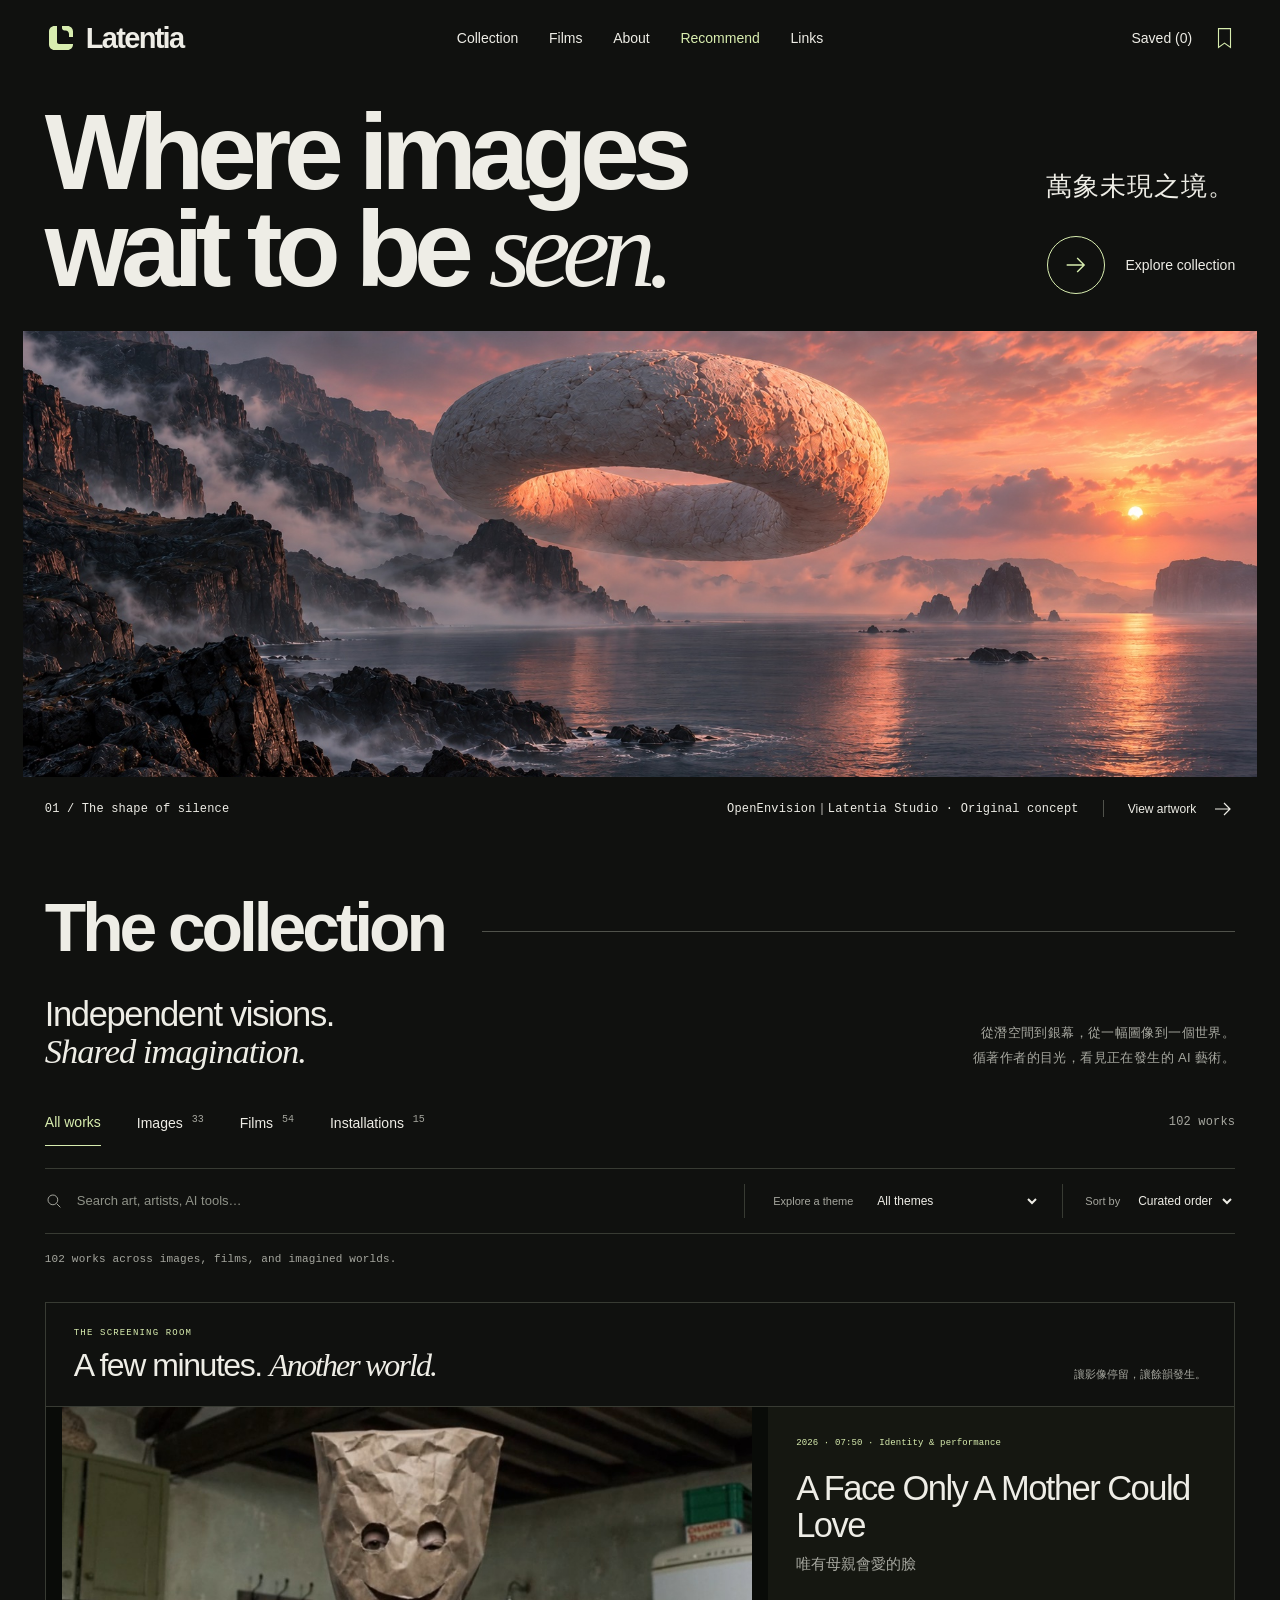
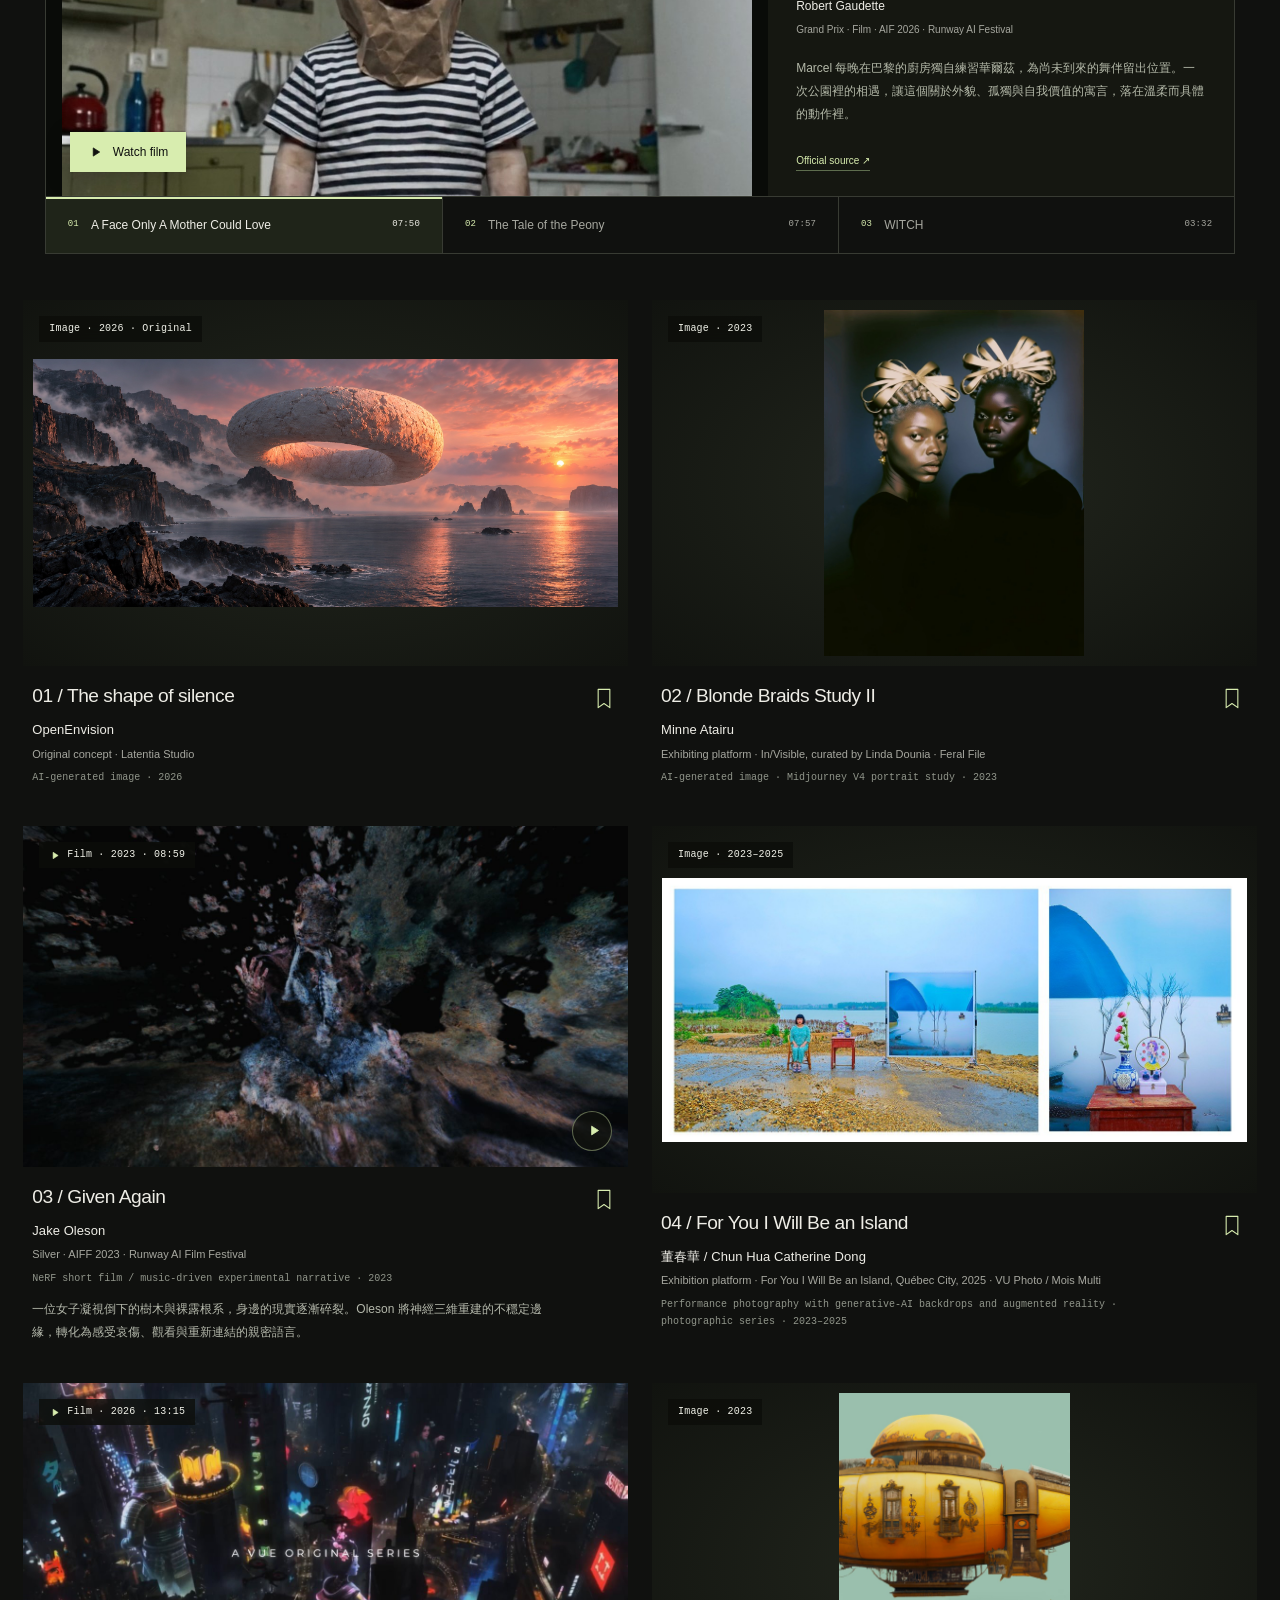
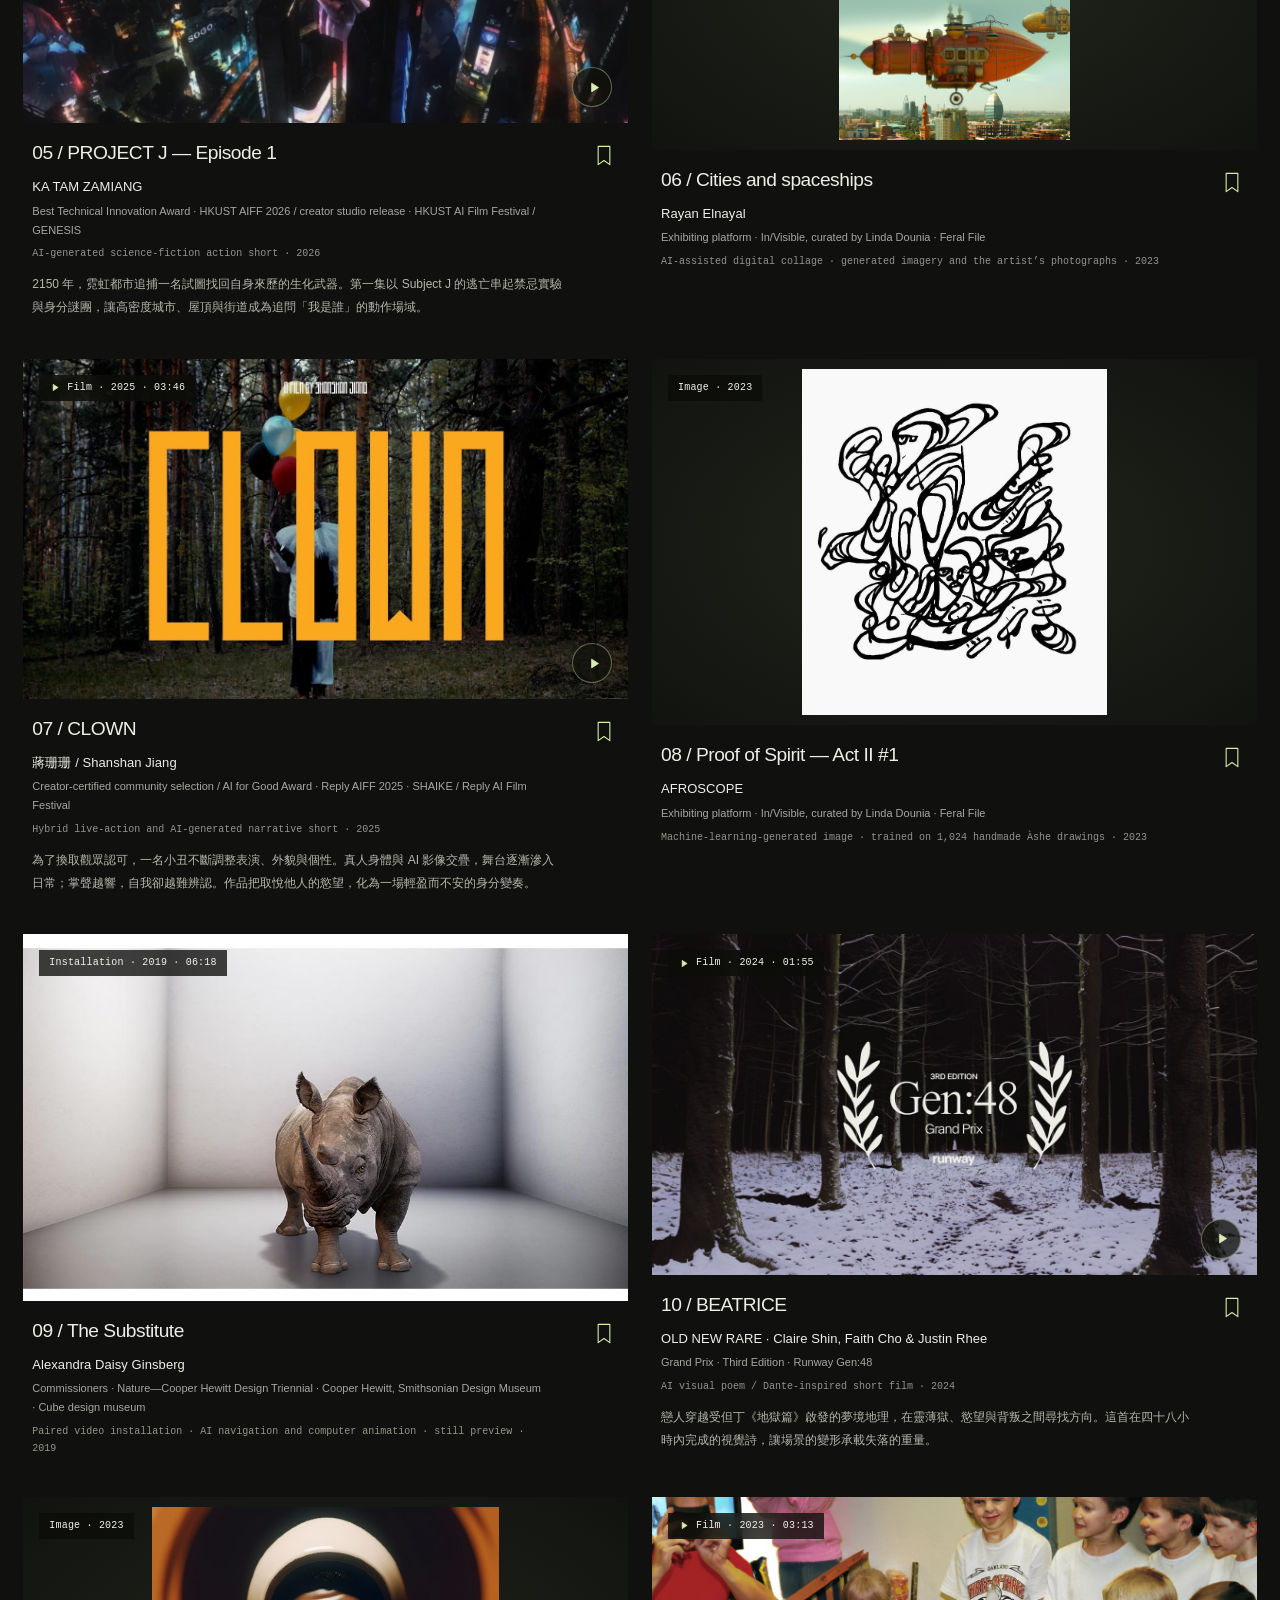
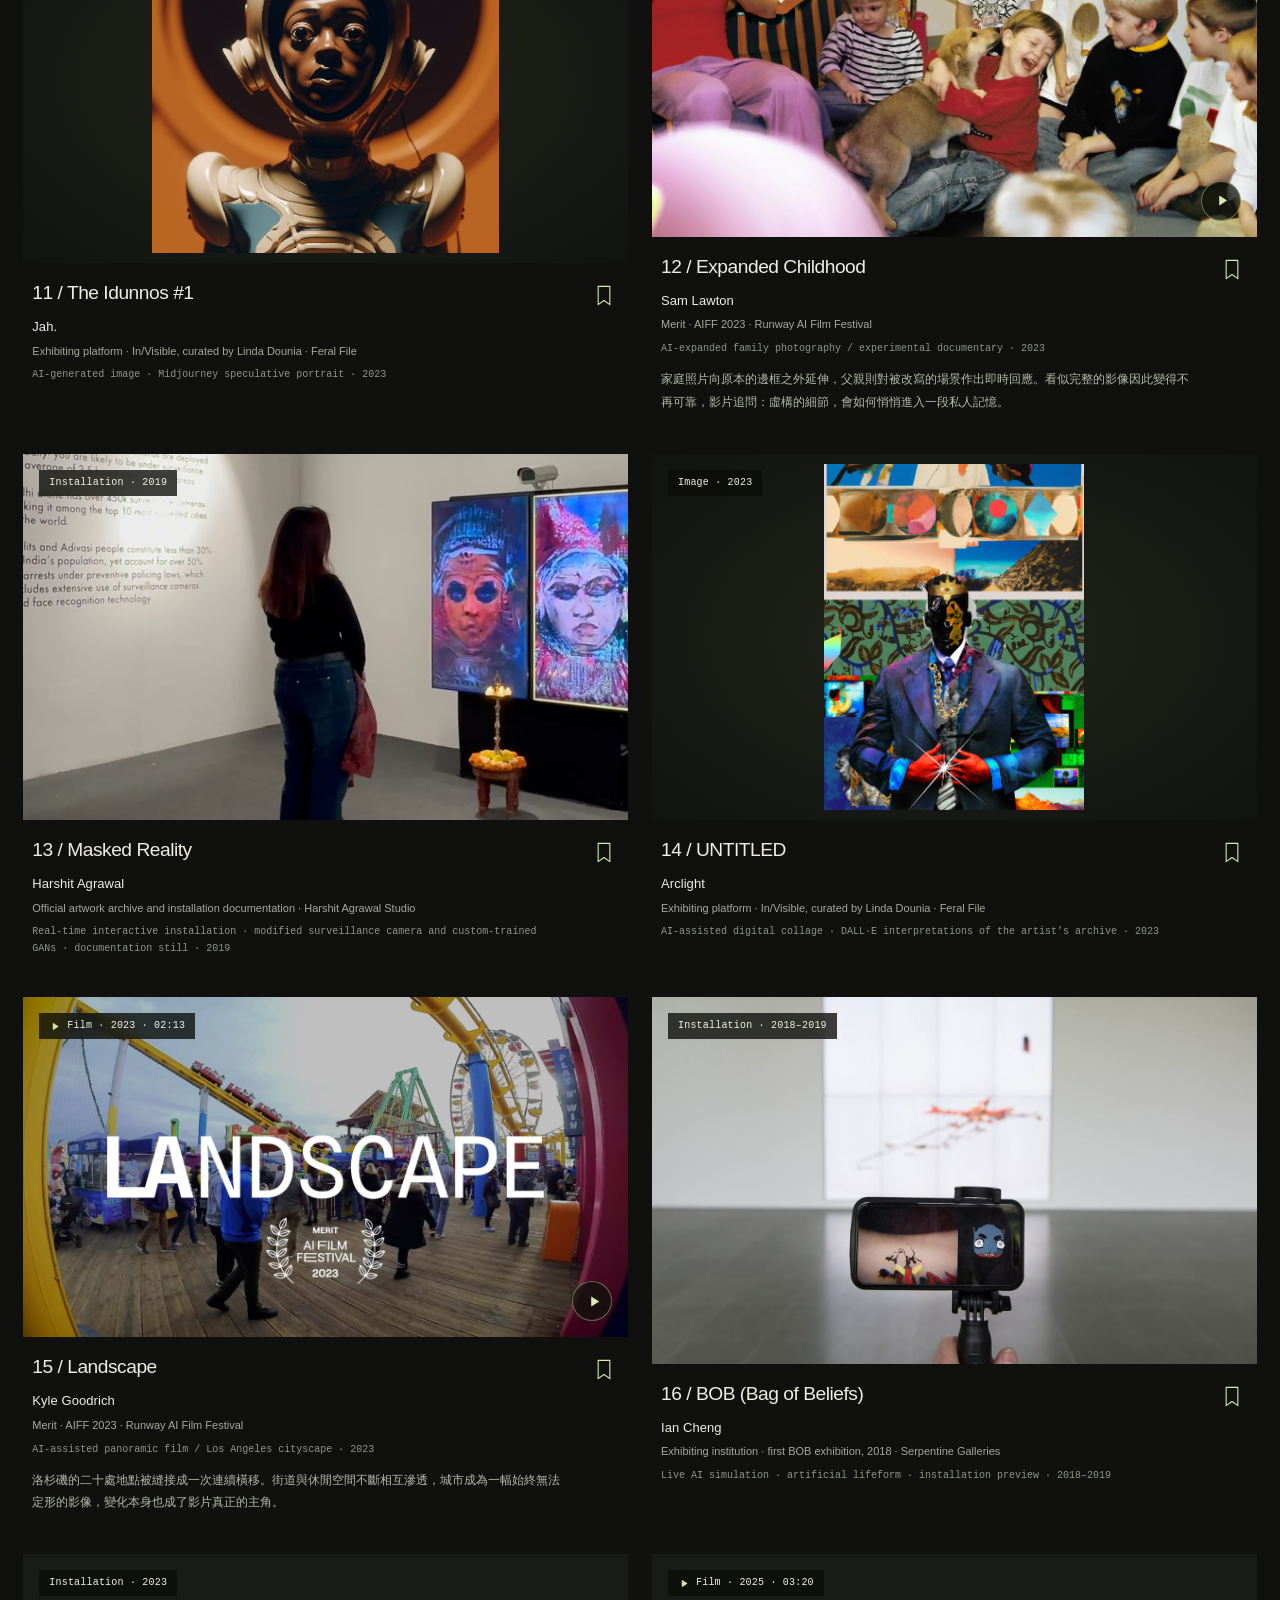
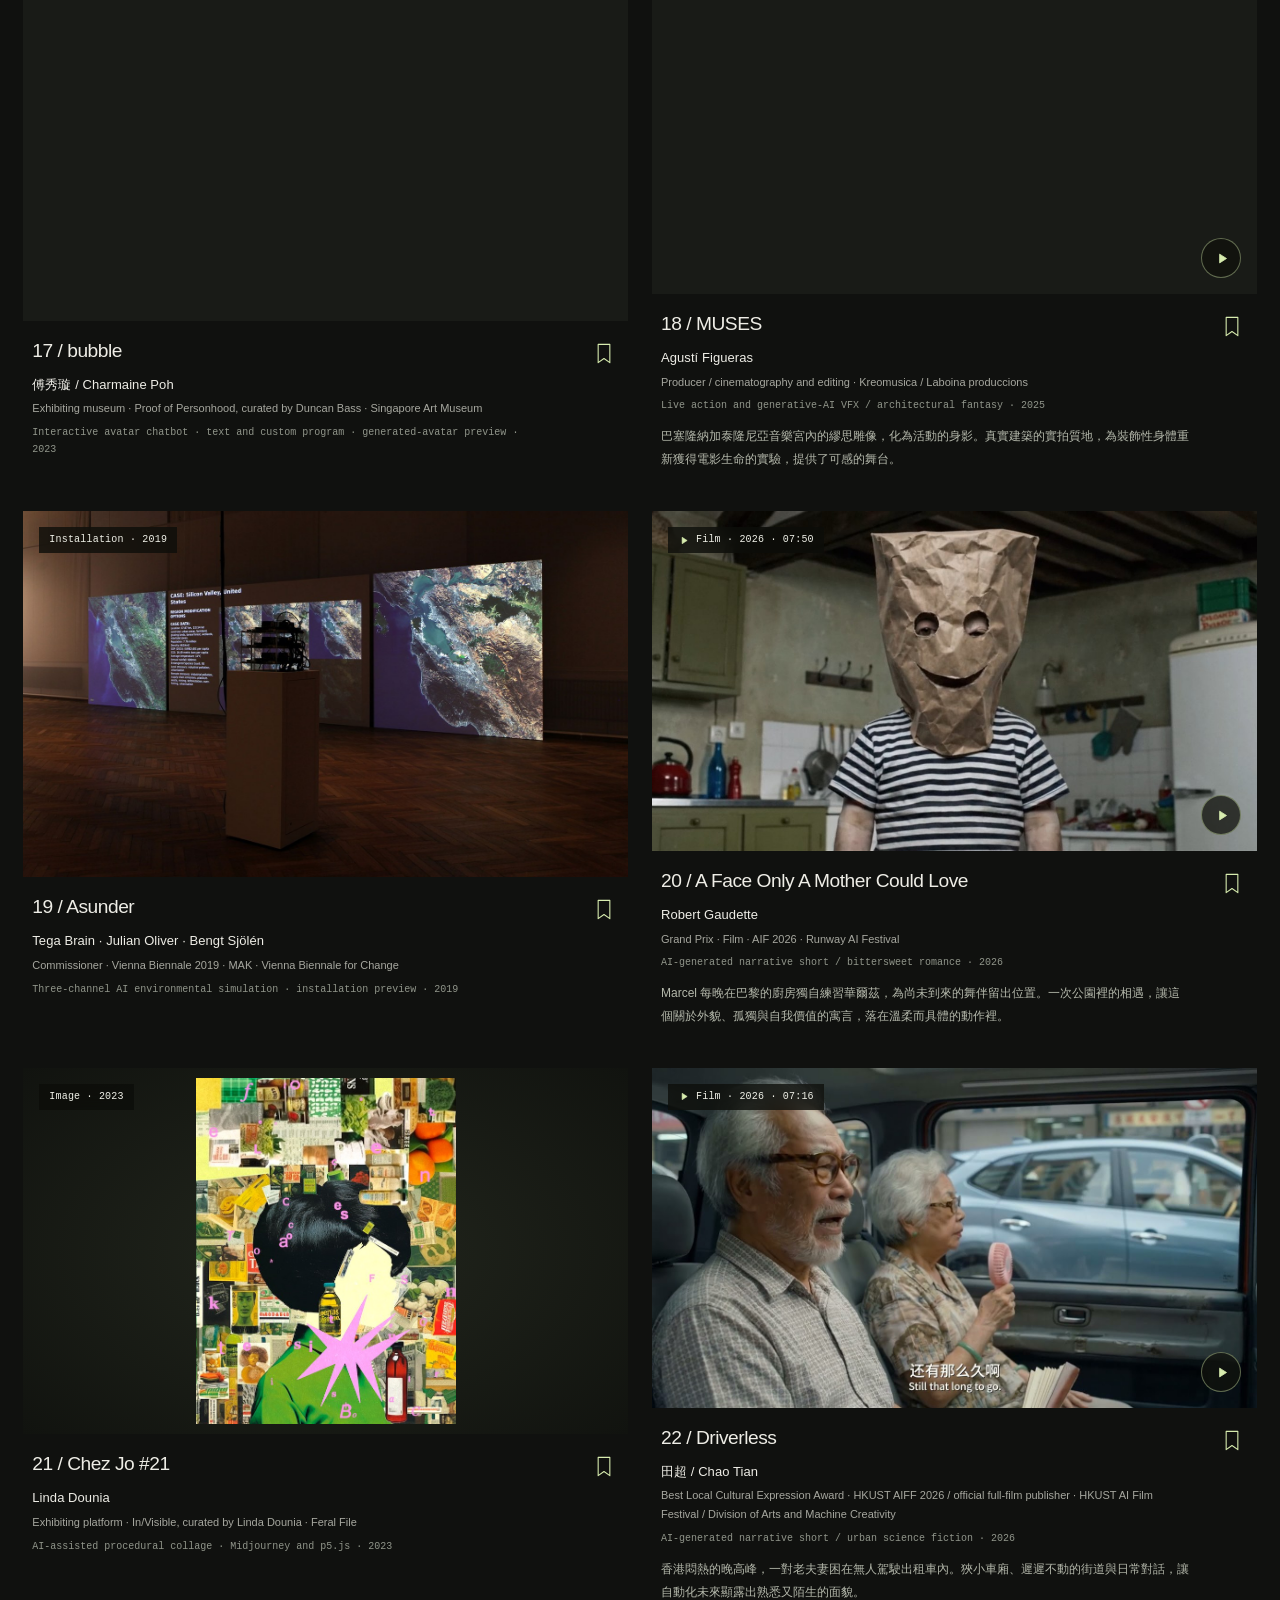
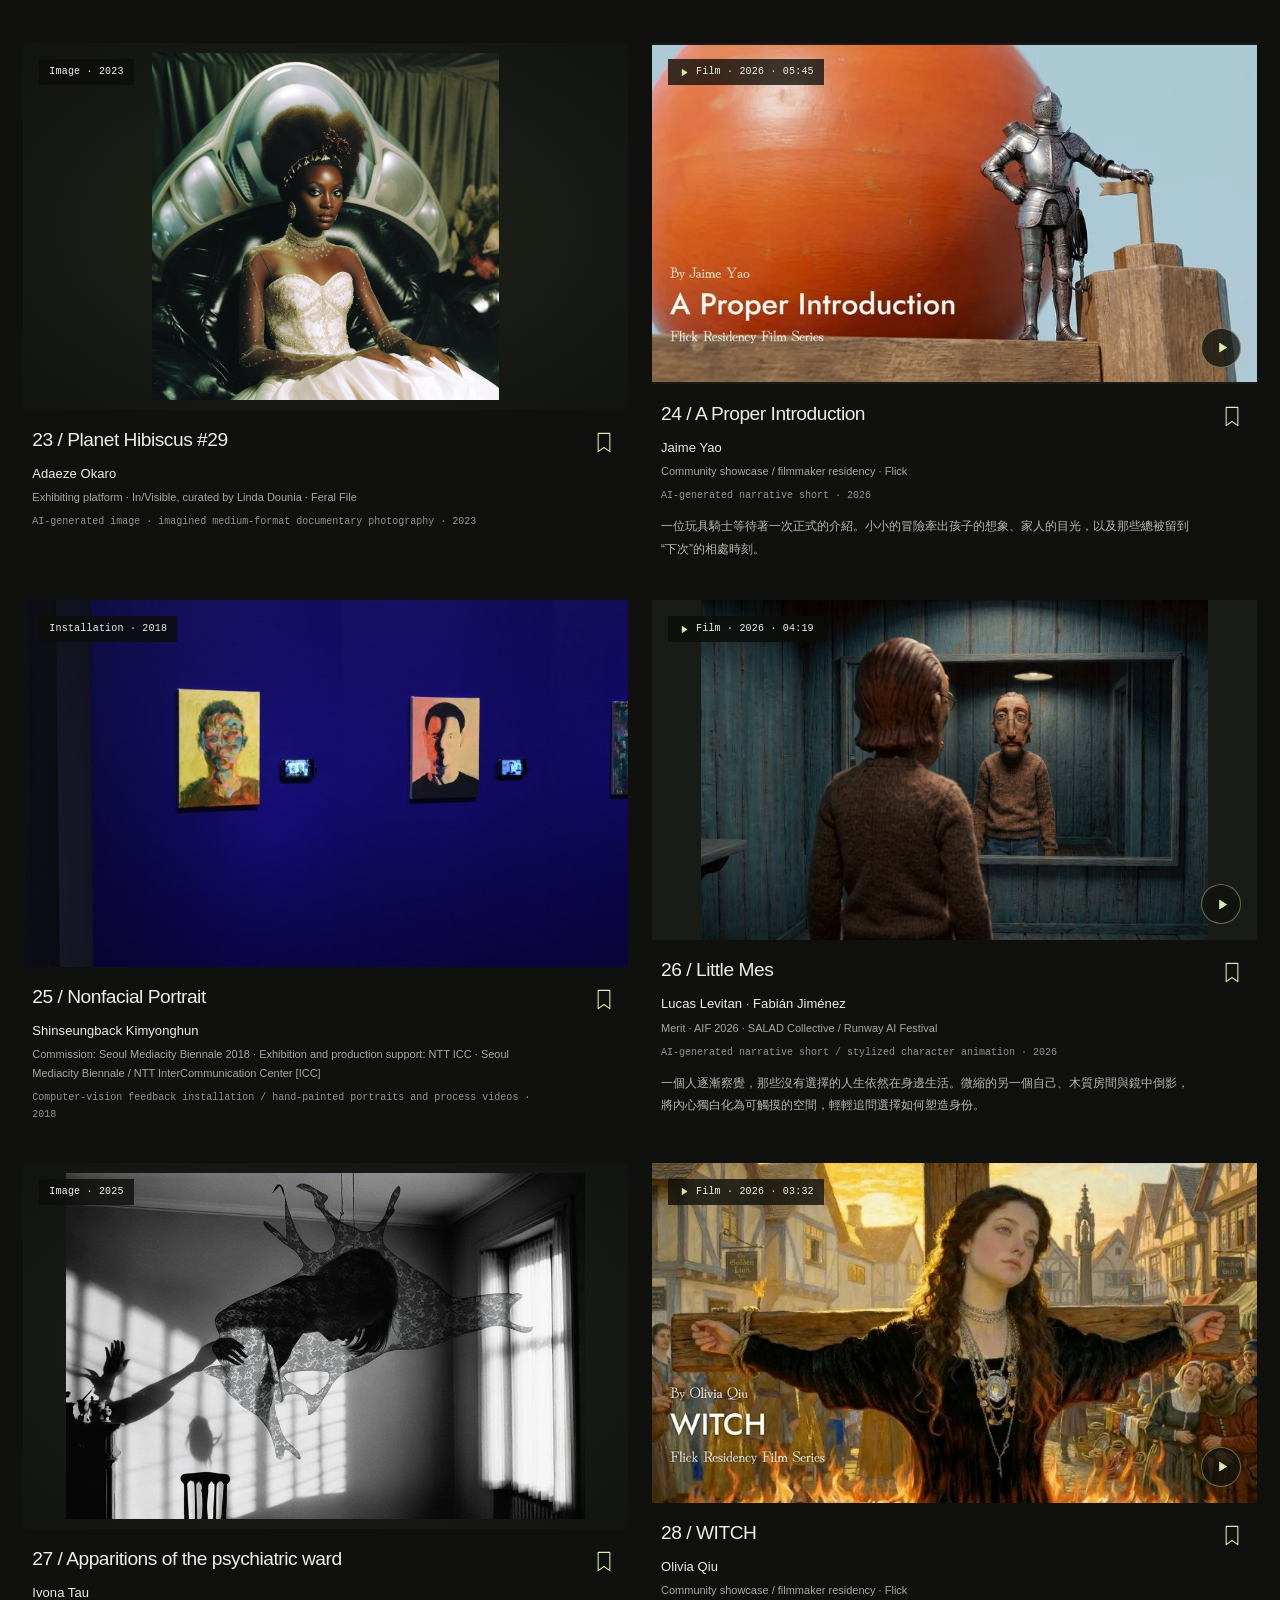
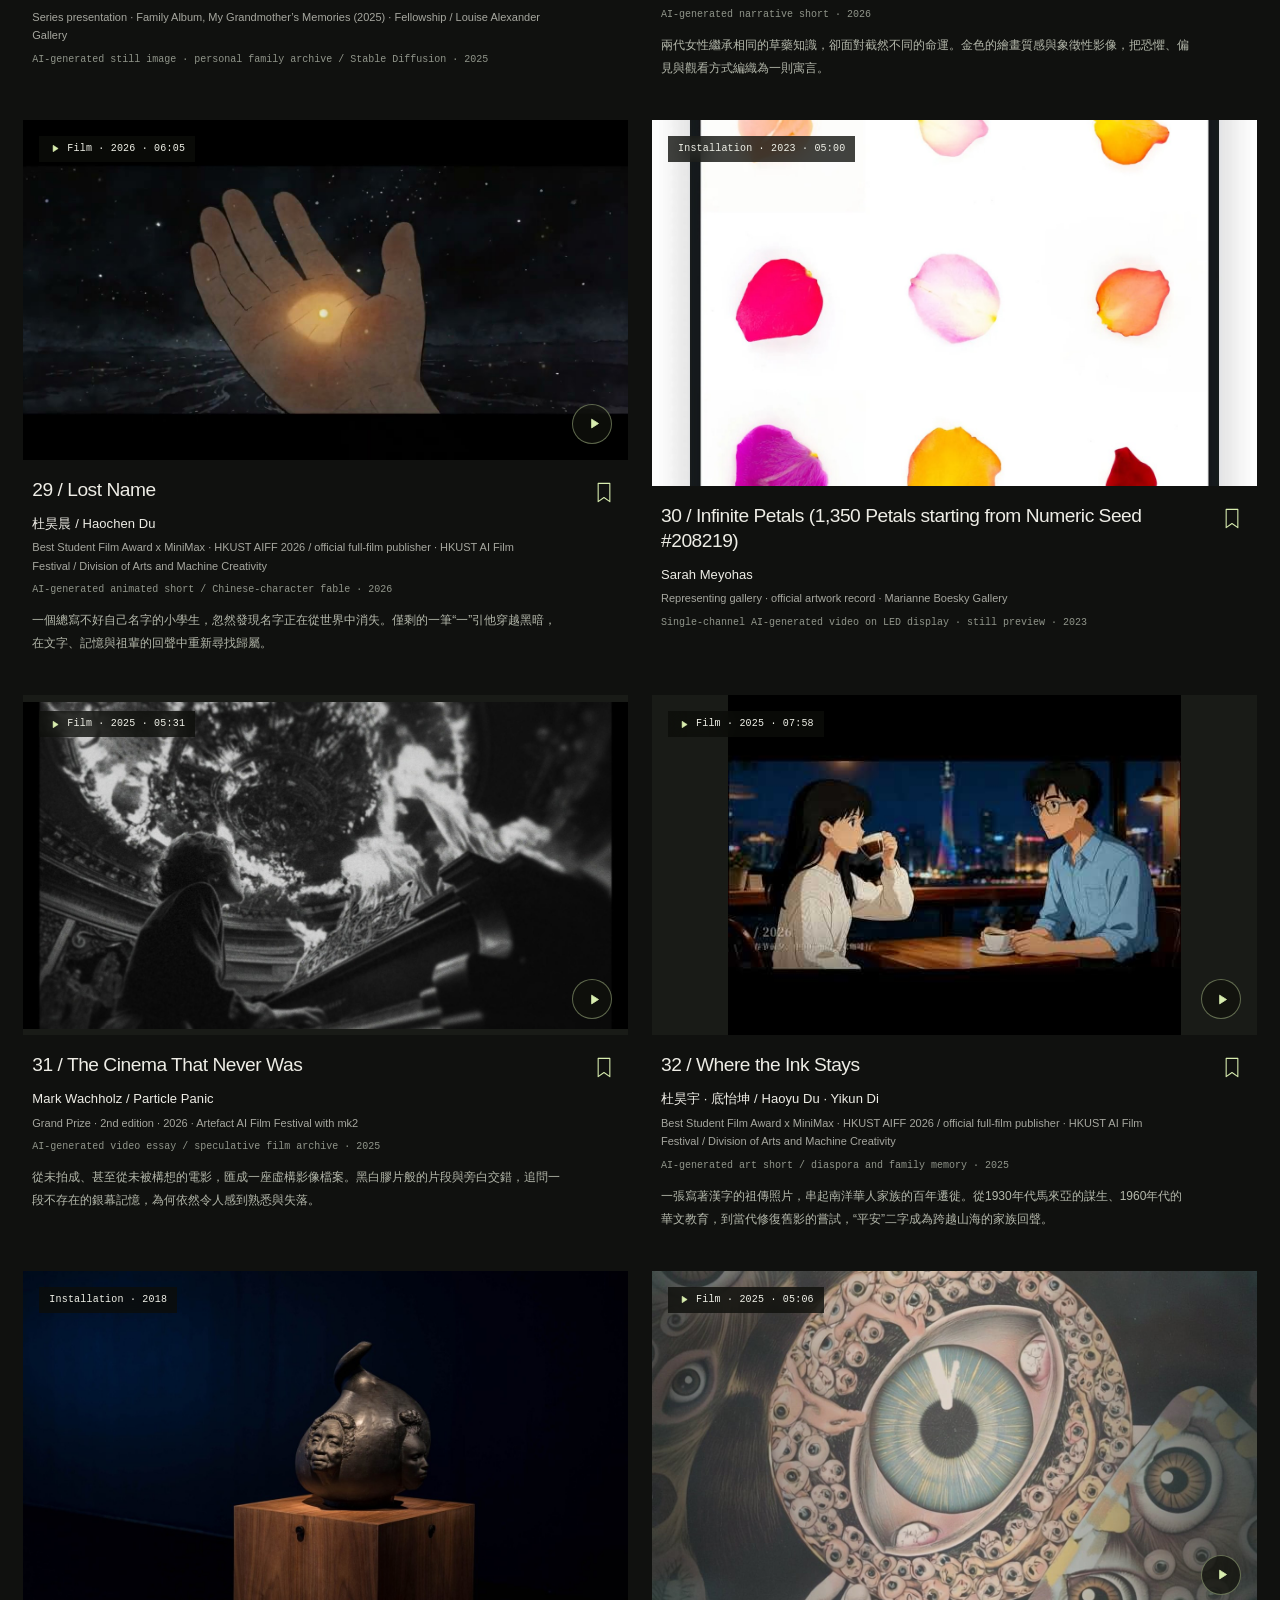
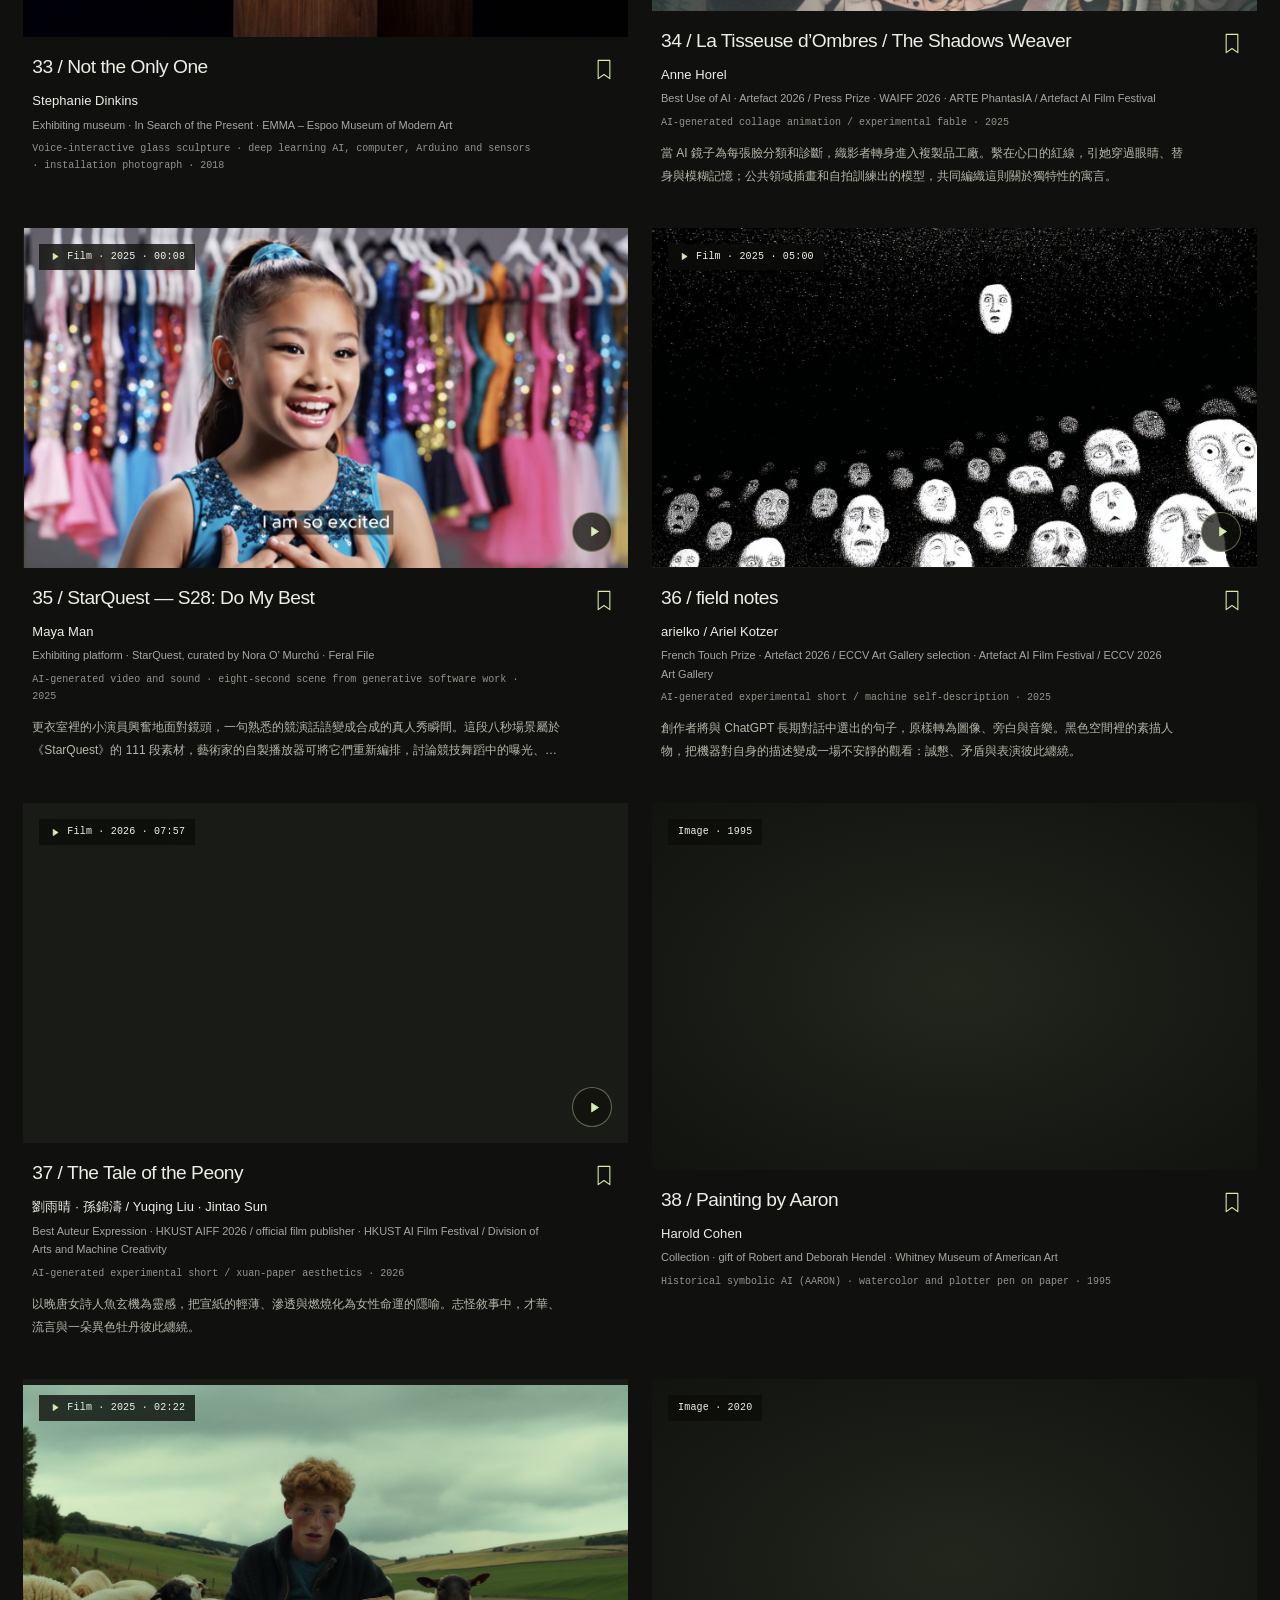
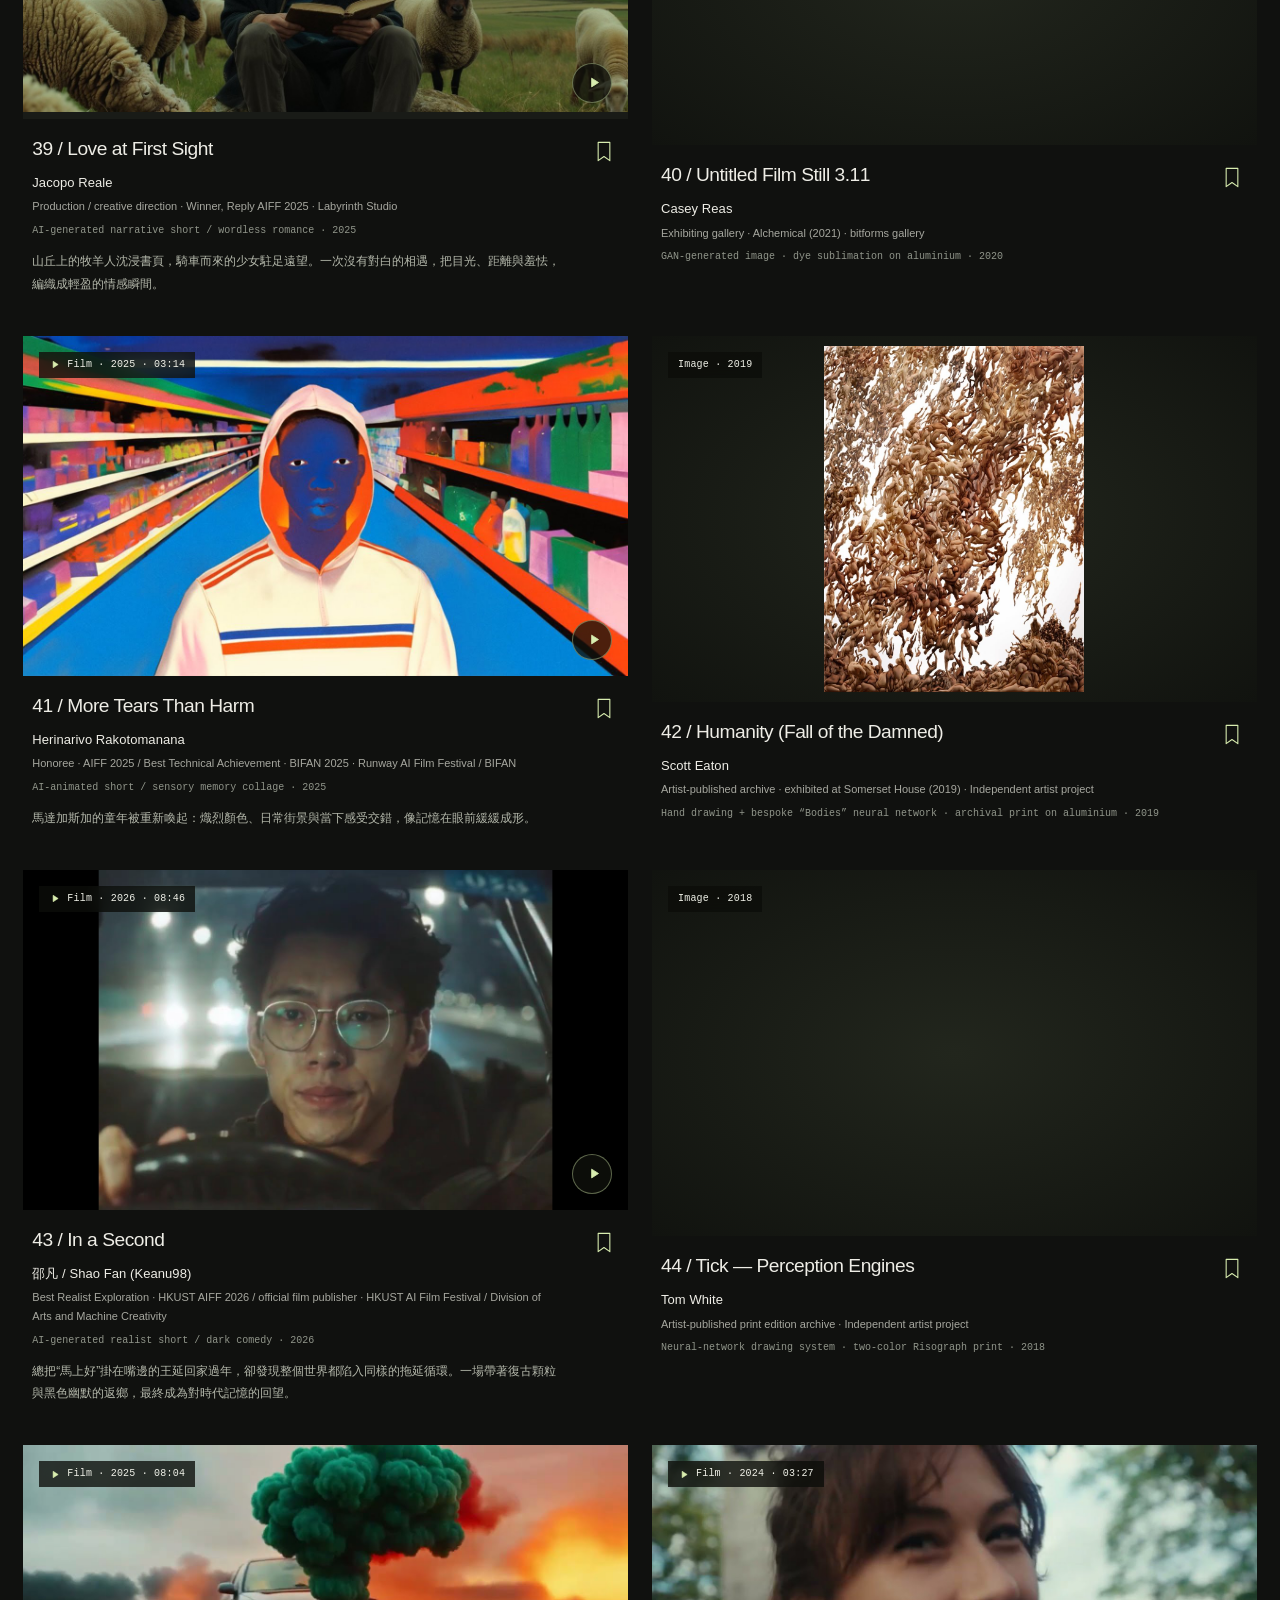
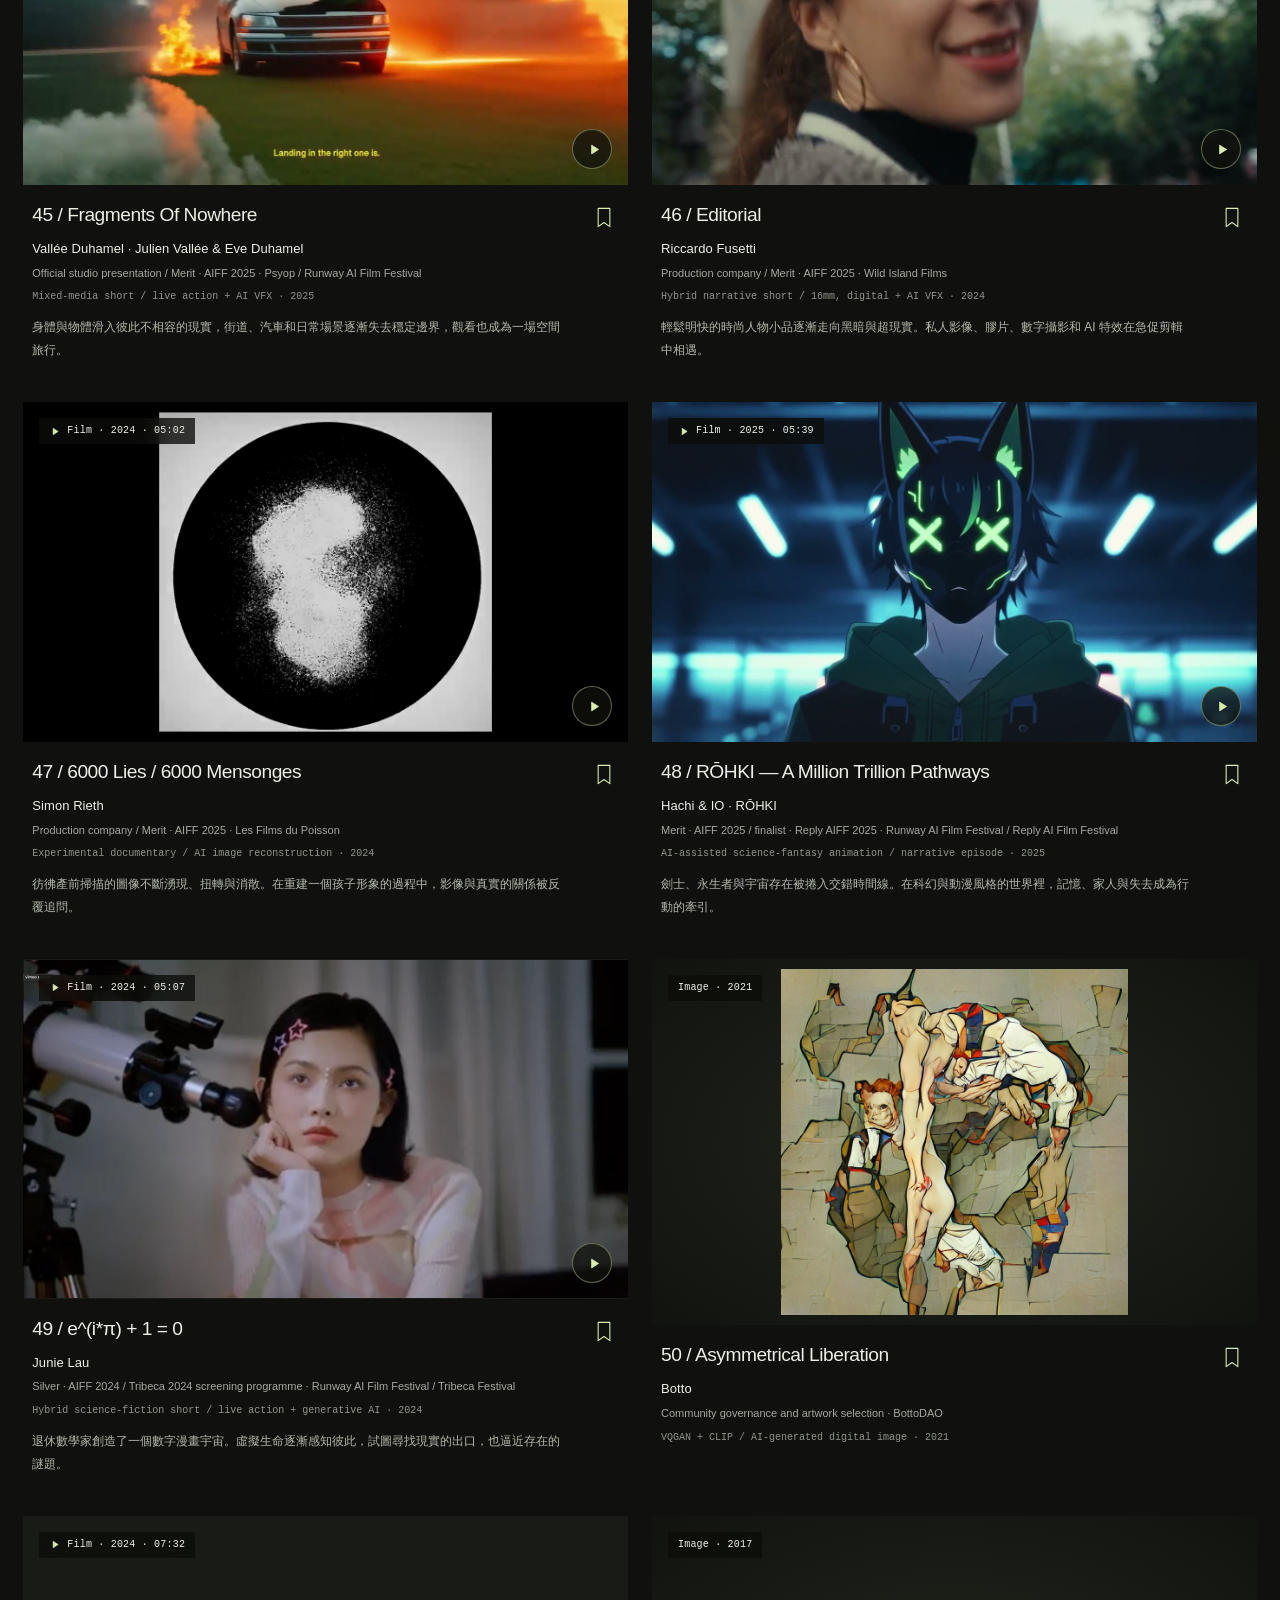
<file: index.html>
<!doctype html>
<html lang="en">
<head>
  <meta charset="UTF-8">
  <meta name="viewport" content="width=device-width, initial-scale=1">
  <meta name="theme-color" content="#10110f">
  <title>Latentia — Where images wait to be seen.</title>
  <meta name="description" content="萬象未現之境。 Discover AI art, films and installations, with credited artists, institutions and original sources.">
  <meta property="og:title" content="Latentia — Where images wait to be seen.">
  <meta property="og:description" content="萬象未現之境。 Explore a collection of original AI visions.">
  <meta property="og:type" content="website">
  <link rel="icon" href="assets/brand/latentia-favicon.svg" type="image/svg+xml">
  <link rel="icon" href="assets/brand/favicon-32.png" sizes="32x32" type="image/png">
  <link rel="apple-touch-icon" href="assets/brand/apple-touch-icon.png" sizes="180x180">
  <link rel="preload" href="assets/silence.jpg" as="image" fetchpriority="high">
  <link rel="stylesheet" href="styles.css">
  <script src="catalog.js" defer></script>
  <script src="app.js" defer></script>
</head>
<body id="top">
  <div id="scroll-progress" aria-hidden="true"></div>
  <a class="skip-link" href="#collection">Skip to collection</a>
  <header class="site-header shell">
    <a class="wordmark" href="#top" aria-label="Latentia home"><img class="logo-mark" src="assets/brand/latentia-mark.svg" width="32" height="32" alt="" aria-hidden="true"><span>Latentia</span></a>
    <nav aria-label="Main navigation">
      <a class="collection-nav" href="#collection">Collection</a>
      <button id="films-open" type="button">Films</button>
      <button id="about-open" type="button">About</button>
      <a class="recommend-nav" href="recommend.html" aria-label="Recommend · 推薦作品">Recommend</a>
      <a href="links.html" aria-label="Links · 相關鏈接">Links</a>
    </nav>
    <button class="saved-toggle" id="saved-toggle" type="button" aria-pressed="false" aria-controls="gallery-grid">
      <span>Saved (<span id="saved-count">0</span>)</span>
      <svg viewBox="0 0 24 28" fill="none" aria-hidden="true"><path d="M5 3h14v22l-7-5-7 5V3Z" stroke="currentColor" stroke-width="1.3"/></svg>
    </button>
  </header>
  <main class="shell">
    <section class="hero" aria-labelledby="hero-heading">
      <div class="hero-intro">
        <h1 id="hero-heading"><span class="headline-line">Where images</span>
          <span class="headline-line">wait to be <em>seen.</em></span></h1>
        <div class="hero-side">
          <p class="chinese-slogan" lang="zh-Hant">萬象未現之境。</p>
          <a class="explore-link" href="#collection"><span class="circle-arrow"><svg viewBox="0 0 24 24" fill="none" aria-hidden="true"><path d="M4 12h15m-6-6 6 6-6 6" stroke="currentColor" stroke-width="1.2"/></svg></span><span>Explore collection</span></a>
        </div>
      </div>
      <figure class="featured-work">
        <button class="feature-image" type="button" data-open-artwork="silence" aria-label="View The shape of silence">
          <img src="assets/silence.jpg" width="1923" height="818" fetchpriority="high" alt="A monumental peach stone ring floats over a misty volcanic coast at sunset.">
          <span class="image-invitation" aria-hidden="true"><svg viewBox="0 0 24 24" fill="none"><path d="M6 18 18 6M6 6h12v12" stroke="currentColor" stroke-width="1.2"/></svg></span>
        </button>
        <figcaption><span class="mono">01 / The shape of silence</span><div><span class="artist-credit mono">OpenEnvision｜Latentia Studio · Original concept</span><button type="button" data-open-artwork="silence">View artwork <svg viewBox="0 0 24 24" fill="none" aria-hidden="true"><path d="M4 12h15m-6-6 6 6-6 6" stroke="currentColor" stroke-width="1.2"/></svg></button></div></figcaption>
      </figure>
    </section>
    <section class="collection" id="collection" aria-labelledby="collection-heading">
      <div class="section-heading"><h2 id="collection-heading">The collection</h2><span aria-hidden="true"></span></div>
      <div class="collection-intro"><p>Independent visions.<br><em>Shared imagination.</em></p><p lang="zh-Hant">從潛空間到銀幕，從一幅圖像到一個世界。<br>循著作者的目光，看見正在發生的 AI 藝術。</p></div>
      <div class="collection-toolbar">
        <div class="filters" role="group" aria-label="Filter by media type">
          <button type="button" data-type="all" aria-pressed="true">All works</button>
          <button type="button" data-type="image" aria-pressed="false">Images <span class="type-count">33</span></button>
          <button type="button" data-type="film" aria-pressed="false">Films <span class="type-count">54</span></button>
          <button type="button" data-type="installation" aria-pressed="false">Installations <span class="type-count">15</span></button>
        </div>
        <span class="mono" id="work-count" aria-live="polite" aria-atomic="true">102 works</span>
      </div>
      <div class="discovery-tools"><div class="search-field"><label class="sr-only" for="collection-search">Search titles, artists, institutions, or AI tools</label><svg viewBox="0 0 24 24" fill="none" aria-hidden="true"><circle cx="10.5" cy="10.5" r="6.5" stroke="currentColor" stroke-width="1.3"/><path d="m15.5 15.5 5 5" stroke="currentColor" stroke-width="1.3"/></svg><input id="collection-search" type="search" placeholder="Search art, artists, AI tools…" autocomplete="off" spellcheck="false"><button id="search-clear" type="button" aria-label="Clear search" hidden><svg viewBox="0 0 24 24" fill="none" aria-hidden="true"><path d="m6 6 12 12M18 6 6 18" stroke="currentColor" stroke-width="1.3"/></svg></button></div><div class="theme-field"><label for="theme-filter">Explore a theme</label><select id="theme-filter"><option value="all">All themes</option></select></div><div class="sort-field filter-field"><label for="browse-sort">Sort by</label><select id="browse-sort"><option value="curated">Curated order</option><option value="newest">Newest first</option><option value="duration" hidden disabled>Shortest first</option></select></div></div>
      <div class="film-filters" id="film-filters" role="group" aria-label="Refine the film collection" hidden><div class="filter-field"><label for="film-format">Film form</label><select id="film-format"><option value="all">All film forms</option><option value="short">Short films</option><option value="music">Music &amp; dance</option><option value="process">Process studies</option></select></div><div class="filter-field"><label for="film-length">Running time</label><select id="film-length"><option value="all">Any length</option><option value="under-five">Up to 5 min</option><option value="five-ten">5–10 min</option><option value="over-ten">Over 10 min</option></select></div></div>
      <div class="collection-status"><p class="mono" id="collection-summary">102 works across images, films, and imagined worlds.</p><button id="filter-reset" type="button" hidden>Reset filters</button></div>
      <section class="screening-room" id="screening-room" aria-labelledby="screening-heading" hidden>
        <div class="screening-header"><div><p class="mono">THE SCREENING ROOM</p><h3 id="screening-heading">A few minutes. <em>Another world.</em></h3></div><p lang="zh-Hant">讓影像停留，讓餘韻發生。</p></div>
        <div class="screening-feature" id="screening-feature"></div>
        <div class="screening-options" id="screening-options" role="group" aria-label="Featured films"></div>
      </section>
      <div class="gallery-grid" id="gallery-grid"></div>
      <div class="empty-state" id="empty-state" hidden><h3 id="empty-title">Nothing in this corner. <em>Yet.</em></h3><p id="empty-description">Try another artist, title, or institution.</p><button id="empty-reset" type="button">Explore all works <svg viewBox="0 0 24 24" fill="none" aria-hidden="true"><path d="M6 18 18 6M6 6h12v12" stroke="currentColor" stroke-width="1.3"/></svg></button></div>
      <noscript><p>Enable JavaScript to filter the collection and open artwork details.</p><img src="assets/silence.jpg" width="600" height="255" alt="A monumental peach stone ring floating above the sea at sunset."></noscript>
    </section>
  </main>
  <footer class="site-footer shell">
    <div class="footer-statement"><p>An archive of the <em>not-yet-seen.</em></p><span lang="zh-Hant">萬象未現之境。</span></div>
    <div class="footer-bottom"><a class="wordmark" href="#top"><img class="logo-mark" src="assets/brand/latentia-mark.svg" width="32" height="32" alt="" aria-hidden="true"><span>Latentia</span></a><p class="mono">The AIGC platform of OpenEnvision.</p></div>
    <p class="footer-credit">Works remain © their respective creators. Official previews and films are credited and linked to their original sources. <span lang="zh-Hant">影像有出處，創作有姓名。</span></p>
    <p class="footer-credit footer-copyright">© 2026 OpenEnvision. All rights reserved.</p>
  </footer>
  <dialog class="artwork-dialog" id="artwork-dialog" aria-labelledby="detail-title" aria-describedby="detail-description">
    <div class="dialog-top"><span class="wordmark"><img class="logo-mark" src="assets/brand/latentia-mark.svg" width="32" height="32" alt="" aria-hidden="true"><span>Latentia</span></span><button class="dialog-close" type="button" data-close aria-label="Close artwork"><svg viewBox="0 0 24 24" fill="none" aria-hidden="true"><path d="m6 6 12 12M18 6 6 18" stroke="currentColor" stroke-width="1.3"/></svg></button></div>
    <div class="film-toolbar" id="film-toolbar" hidden><p class="mono" id="film-context"></p><button id="player-reload" type="button" hidden>Reload player ↻</button></div>
    <div class="detail-stage" id="detail-media"></div>
    <div class="detail-information"><div><p class="detail-category mono" id="detail-category"></p><h2 id="detail-title"></h2><p class="detail-zh" lang="zh-Hant" id="detail-zh"></p><p class="detail-credit" id="detail-credit"></p></div><div class="detail-story"><p id="detail-description"></p><dl class="detail-facts"><div><dt>Artist / Creator</dt><dd><a id="detail-author"></a></dd></div><div><dt id="detail-institution-role">Institution</dt><dd><a id="detail-institution"></a></dd></div><div><dt>Year</dt><dd id="detail-year"></dd></div><div><dt>Medium</dt><dd id="detail-medium"></dd></div></dl><p class="detail-production" id="detail-production" hidden></p><p class="detail-production" id="detail-technology" hidden></p><p class="detail-year-note" id="detail-year-note" hidden></p><a class="detail-source" id="detail-source" target="_blank" rel="noopener noreferrer">View original source</a><p class="detail-original-note" id="detail-original-note" hidden>OpenEnvision｜Latentia Studio · Original concept. Generated for this exhibition, separate from the credited external artists.</p></div></div>
    <div class="detail-controls"><div class="detail-paging"><button id="detail-prev" type="button" aria-label="Previous artwork"><svg viewBox="0 0 24 24" fill="none" aria-hidden="true"><path d="M20 12H5m6 6-6-6 6-6" stroke="currentColor" stroke-width="1.3"/></svg></button><span class="mono" id="detail-index"></span><button id="detail-next" type="button" aria-label="Next artwork"><svg viewBox="0 0 24 24" fill="none" aria-hidden="true"><path d="M4 12h15m-6-6 6 6-6 6" stroke="currentColor" stroke-width="1.3"/></svg></button></div><button id="detail-save" type="button" aria-pressed="false"><span data-save-label>Save artwork</span><svg viewBox="0 0 24 28" fill="none" aria-hidden="true"><path d="M5 3h14v22l-7-5-7 5V3Z" stroke="currentColor" stroke-width="1.3"/></svg></button></div>
  </dialog>
  <dialog class="about-dialog" id="about-dialog" aria-labelledby="about-heading">
    <div class="dialog-top"><span class="wordmark"><img class="logo-mark" src="assets/brand/latentia-mark.svg" width="32" height="32" alt="" aria-hidden="true"><span>Latentia</span></span><button class="dialog-close" type="button" data-close aria-label="Close about"><svg viewBox="0 0 24 24" fill="none" aria-hidden="true"><path d="m6 6 12 12M18 6 6 18" stroke="currentColor" stroke-width="1.3"/></svg></button></div>
    <h2 id="about-heading">Before an image<br>becomes a world,<br><em>it waits here.</em></h2>
    <p class="about-chinese" lang="zh-Hant">萬象未現之境。</p>
    <div class="about-copy"><p>Latentia is OpenEnvision’s platform for AI image art, short films, and human–machine collaboration. A place to discover imagined worlds and the people who bring them into view.</p><p lang="zh-Hant">Latentia 隸屬於 OpenEnvision，關注 AI 圖像藝術、微電影與人機共創。在這裡，尚未抵達現實的影像與創造它們的人，一同進入視野。</p><section class="about-section"><h3>Authorship &amp; provenance</h3><p>OpenEnvision’s original concept studies for Latentia carry the credit <span class="about-signature">OpenEnvision｜Latentia Studio · Original concept</span>Every curated external work names its creator, identifies the associated institution’s role, and links to an artist, producer, or official exhibition source. Rights remain with the credited creators. Chinese titles are curatorial translations when an official Chinese title is unavailable.</p><p lang="zh-Hant">原創概念作品由 OpenEnvision 為 Latentia 創作並單獨標注。外部作品保留創作者署名與官方來源；機構按製作、委託、展出、收藏或技術合作等實際角色標識。無官方中文標題時，中文名稱為策展譯名。</p></section><section class="about-section"><h3>Viewing &amp; your collection</h3><p>Image previews are stored with this local edition. Films play through official sources and require an internet connection, with a direct link to the original player alongside each film. Save works to return to the images and stories that stay with you. Your saved collection is kept locally in this browser.</p><p lang="zh-Hant">本地版可直接查看作品預覽；影片由官方來源在線播放，需要聯網，並始終保留原始播放入口。收藏保存在當前瀏覽器中，方便你再次回到那些想繼續看的作品。</p></section></div>
  </dialog>
  <div class="status-message" id="status-message" role="status" aria-live="polite" aria-atomic="true"></div>
</body>
</html>
</file>
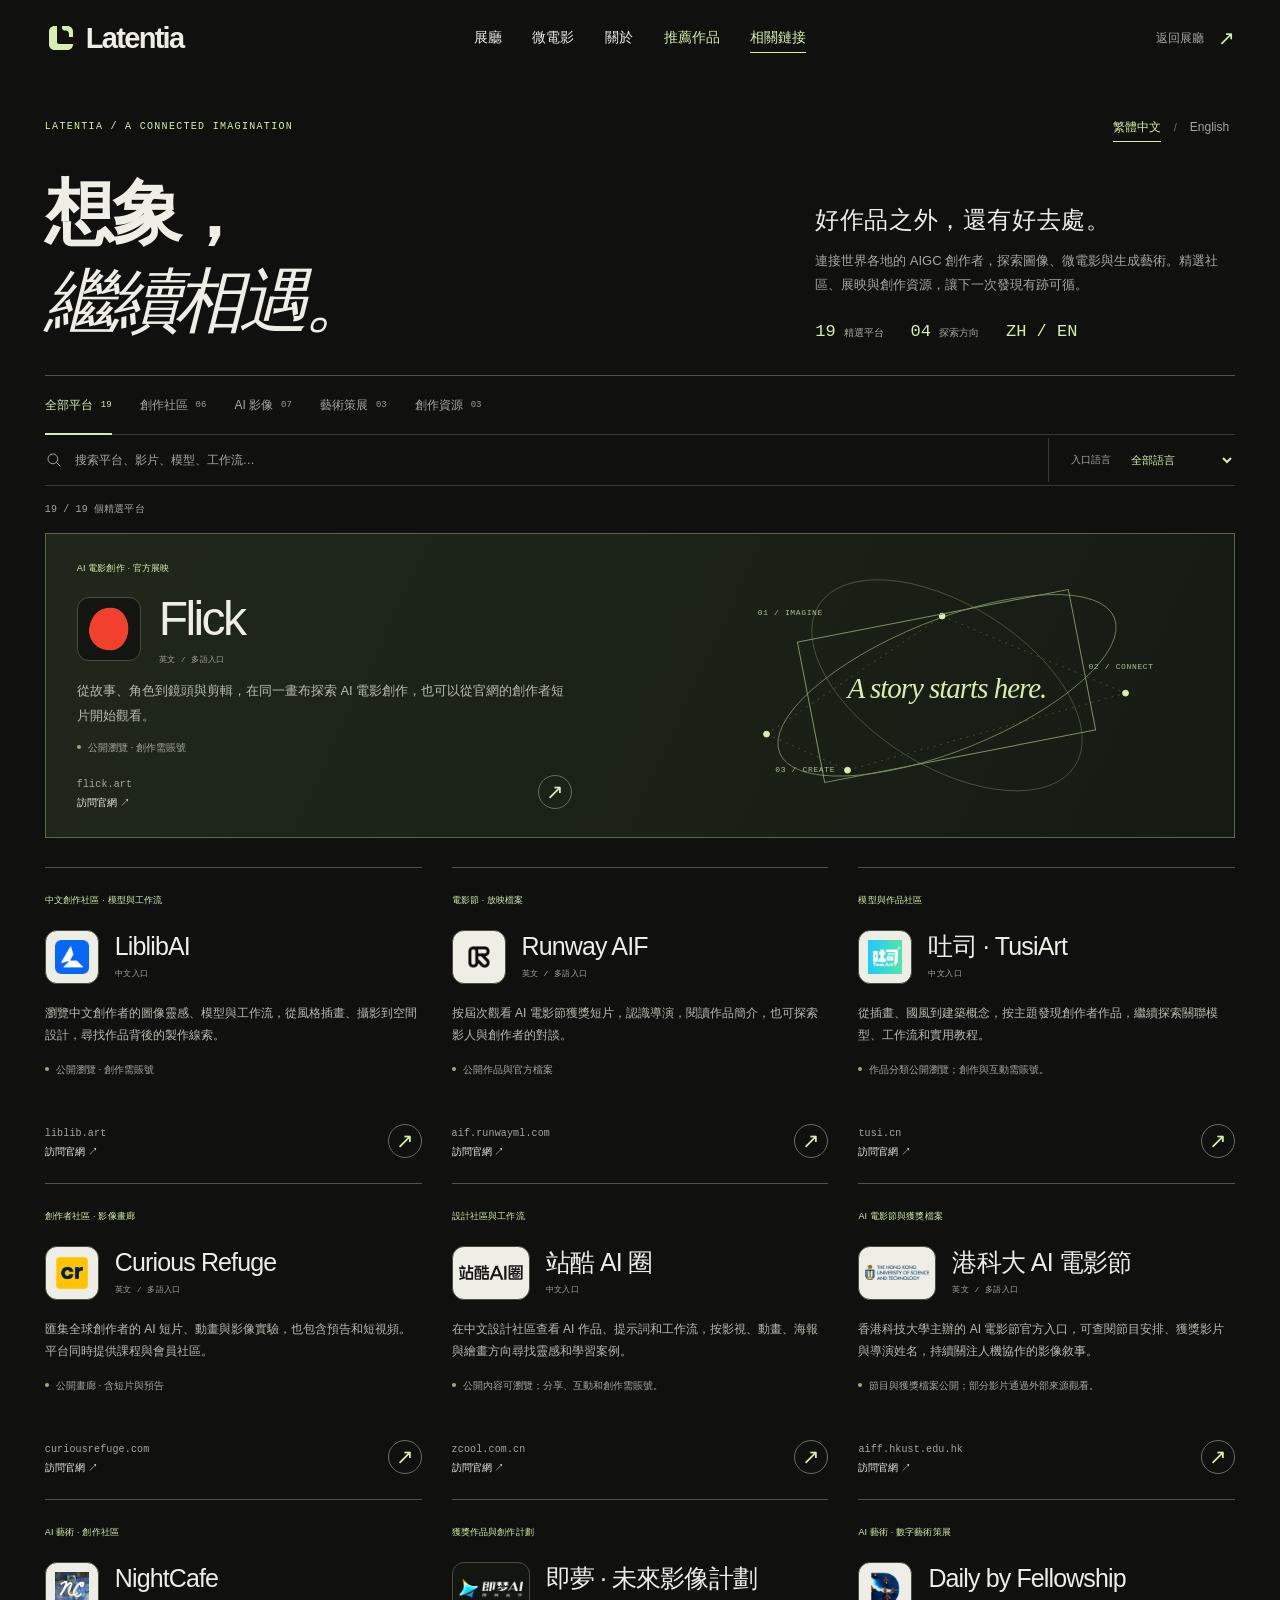
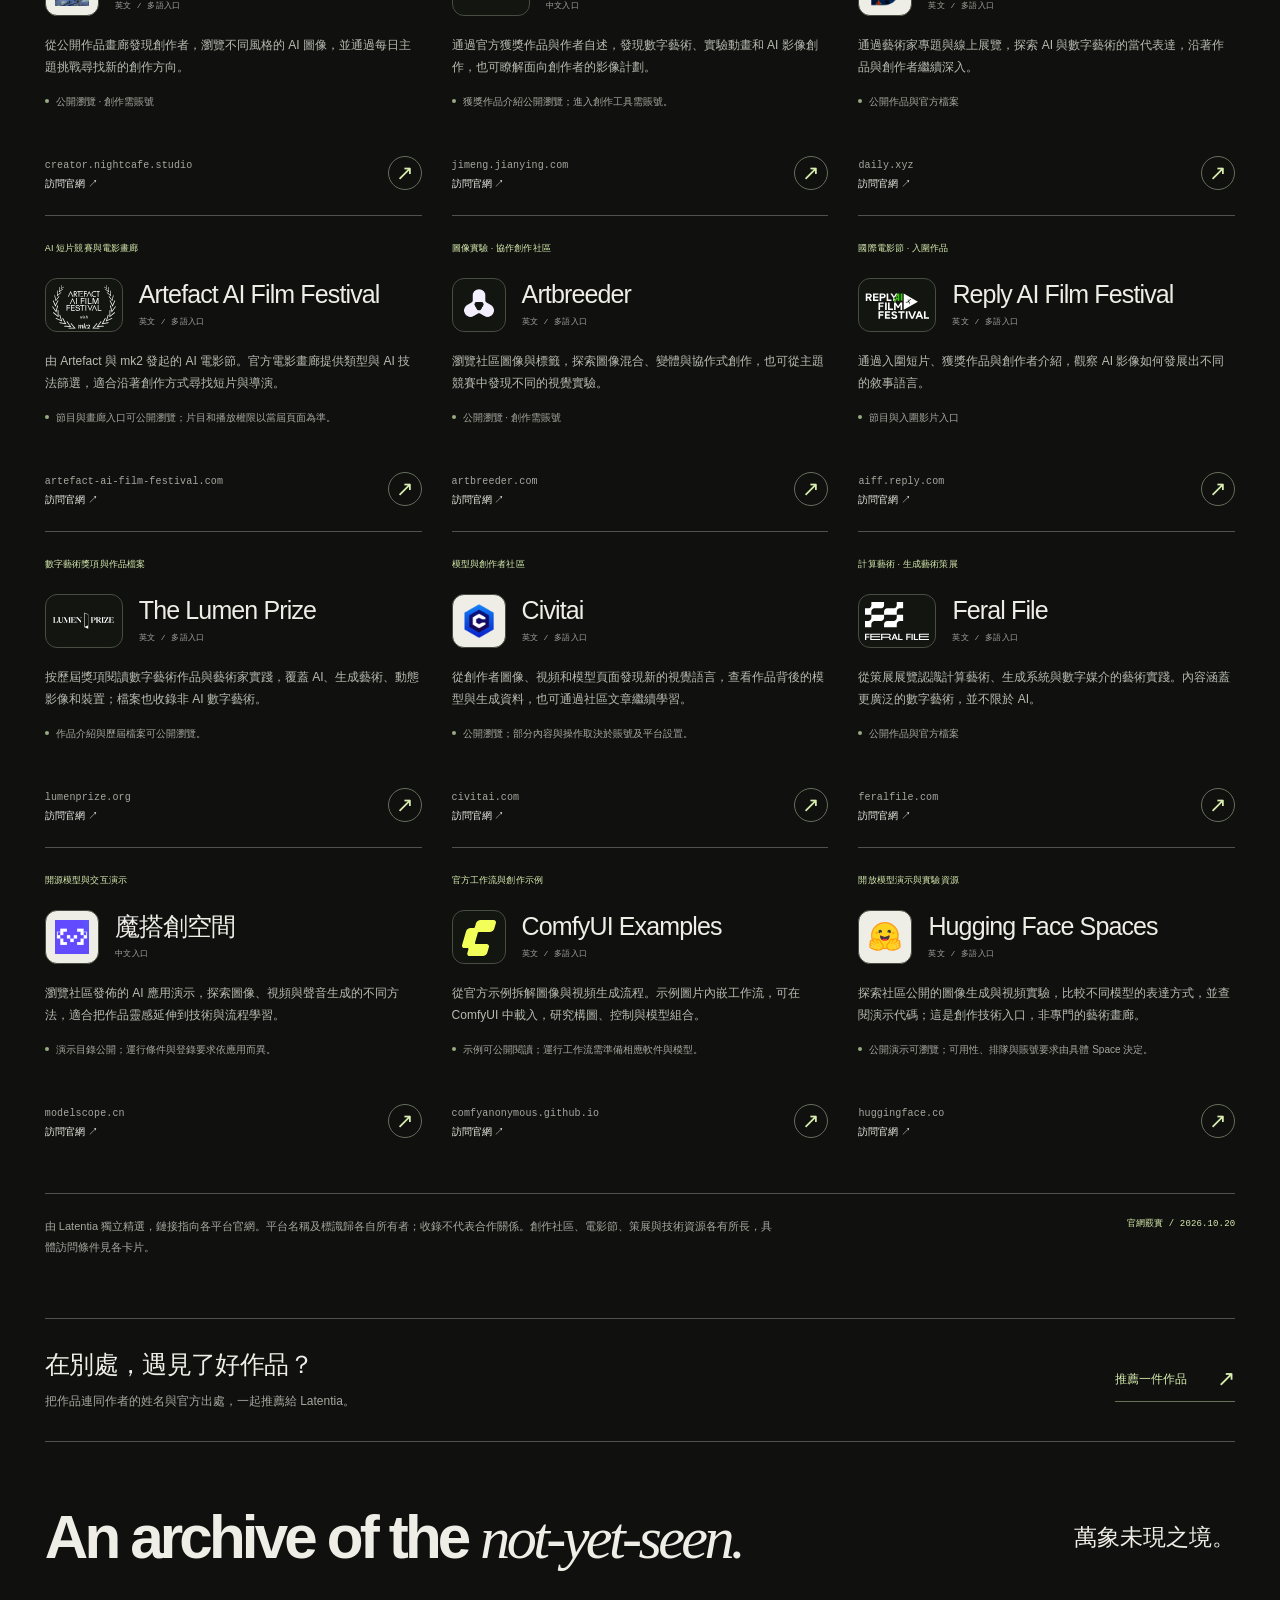
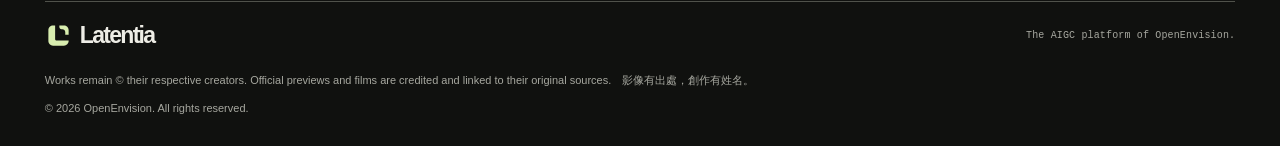
<file: links.html>
<!doctype html>
<html lang="zh-Hant">
<head>
  <meta charset="UTF-8">
  <meta name="viewport" content="width=device-width, initial-scale=1">
  <meta name="theme-color" content="#10110f">
  <title>相關鏈接 · Links — Latentia</title>
  <meta name="description" content="由 OpenEnvision 旗下 Latentia 精選的全球 AIGC 藝術社區、AI 微電影展映、藝術策展與創作資源。">
  <link rel="icon" href="assets/brand/latentia-favicon.svg" type="image/svg+xml">
  <link rel="icon" href="assets/brand/favicon-32.png" sizes="32x32" type="image/png">
  <link rel="apple-touch-icon" href="assets/brand/apple-touch-icon.png" sizes="180x180">
  <link rel="stylesheet" href="styles.css">
  <link rel="stylesheet" href="links.css">
  <script src="links.js?v=20261020-world-copy" defer></script>
</head>
<body id="top" class="links-page">
  <a data-zh="跳轉至相關鏈接" data-en="Skip to related links" class="skip-link" href="#resources">跳轉至相關鏈接</a>
  <header class="site-header shell">
    <a class="wordmark" href="index.html" aria-label="Latentia 首頁" data-label="home"><img class="logo-mark" src="assets/brand/latentia-mark.svg" width="32" height="32" alt="" aria-hidden="true"><span>Latentia</span></a>
    <nav aria-label="主導航" data-label="nav">
      <a data-zh="展廳" data-en="Collection" class="collection-nav" href="index.html#collection">展廳</a>
      <a data-zh="微電影" data-en="Films" href="index.html#films">微電影</a>
      <a data-zh="關於" data-en="About" href="index.html#about">關於</a>
      <a data-zh="推薦作品" data-en="Recommend" class="recommend-nav" href="recommend.html">推薦作品</a>
      <a data-zh="相關鏈接" data-en="Links" href="links.html" aria-current="page">相關鏈接</a>
    </nav>
    <a class="return-link" href="index.html#collection"><span data-zh="返回展廳" data-en="Back to collection">返回展廳</span><span aria-hidden="true">↗</span></a>
  </header>
  <main class="shell">
    <section class="links-intro" aria-labelledby="links-heading">
      <div class="links-intro-tools"><p class="links-eyebrow mono">LATENTIA / A CONNECTED IMAGINATION</p><div class="language-switch" id="language-switch" role="group" aria-label="語言 / Language" hidden><button type="button" data-language="zh" aria-pressed="true" lang="zh-Hant">繁體中文</button><span aria-hidden="true">/</span><button type="button" data-language="en" aria-pressed="false" lang="en">English</button></div></div>
      <p id="language-status" class="sr-only" role="status" aria-live="polite" aria-atomic="true"></p>
      <div class="links-heading-row">
        <h1 id="links-heading"><span data-zh="想象，" data-en="Beyond">想象，</span><br><em data-zh="繼續相遇。" data-en="the frame.">繼續相遇。</em></h1>
        <div class="links-lead"><p data-zh="好作品之外，還有好去處。" data-en="More places to find your people." class="links-deck">好作品之外，還有好去處。</p><p data-zh="連接世界各地的 AIGC 創作者，探索圖像、微電影與生成藝術。精選社區、展映與創作資源，讓下一次發現有跡可循。" data-en="Meet AIGC creators around the world. Explore communities, film showcases and creative resources, and follow your next discovery back to its source.">連接世界各地的 AIGC 創作者，探索圖像、微電影與生成藝術。精選社區、展映與創作資源，讓下一次發現有跡可循。</p><div class="links-index"><span><b>19</b><span data-zh="精選平台" data-en="selected links">精選平台</span></span><span><b>04</b><span data-zh="探索方向" data-en="ways to explore">探索方向</span></span><span><b>ZH / EN</b></span></div></div>
      </div>
    </section>
    <section id="resources" aria-label="精選相關平台" data-label="resources">
      <div class="links-toolbar" id="links-toolbar" hidden>
        <div class="links-filters" role="group" aria-label="按平台類別篩選" data-label="categories">
          <button type="button" data-category-filter="all" aria-pressed="true"><span data-zh="全部平台" data-en="All platforms">全部平台</span><span class="filter-count" aria-hidden="true">19</span></button>
          <button type="button" data-category-filter="community" aria-pressed="false"><span data-zh="創作社區" data-en="Communities">創作社區</span><span class="filter-count" aria-hidden="true">06</span></button>
          <button type="button" data-category-filter="film" aria-pressed="false"><span data-zh="AI 影像" data-en="AI cinema">AI 影像</span><span class="filter-count" aria-hidden="true">07</span></button>
          <button type="button" data-category-filter="curation" aria-pressed="false"><span data-zh="藝術策展" data-en="Art &amp; curation">藝術策展</span><span class="filter-count" aria-hidden="true">03</span></button>
          <button type="button" data-category-filter="learning" aria-pressed="false"><span data-zh="創作資源" data-en="Resources">創作資源</span><span class="filter-count" aria-hidden="true">03</span></button>
        </div>
        <div class="links-discovery">
          <div class="links-search"><label class="sr-only" for="links-search" data-label="searchLabel" aria-label="搜索相關平台"><span data-zh="搜索相關平台" data-en="Search related platforms">搜索相關平台</span></label><svg viewBox="0 0 24 24" fill="none" aria-hidden="true"><circle cx="10.5" cy="10.5" r="6.5" stroke="currentColor" stroke-width="1.3"/><path d="m15.5 15.5 5 5" stroke="currentColor" stroke-width="1.3"/></svg><input type="search" id="links-search" placeholder="搜索平台、影片、模型、工作流…" autocomplete="off" spellcheck="false"><button type="button" id="links-search-clear" aria-label="清除搜索" data-label="clear" hidden>×</button></div>
          <div class="links-language-filter"><label data-zh="入口語言" data-en="Site language" for="links-language-filter">入口語言</label><select id="links-language-filter"><option data-zh="全部語言" data-en="All languages" value="all">全部語言</option><option data-zh="中文為主" data-en="Primarily Chinese" value="zh">中文為主</option><option data-zh="英文及多語言" data-en="English &amp; multilingual" value="global">英文及多語言</option></select></div>
        </div>
      </div>
      <div class="links-status" id="links-status" hidden><p class="mono" id="links-count" role="status" aria-live="polite" aria-atomic="true">19 / 19 個精選平台</p><button data-zh="重置篩選" data-en="Reset filters" id="links-reset" type="button" hidden>重置篩選</button></div>
      <div class="resource-grid">
        <article class="resource-card resource-featured" data-resource="flick" data-category="film" data-region="global" data-keywords="電影 視頻 filmmaker canvas workflow 工具">
          <a href="https://flick.art/" target="_blank" rel="noopener noreferrer" aria-label="Flick — 在新標籤頁打開官網" aria-describedby="flick-description flick-access">
            <div class="resource-copy">
            <div class="resource-topline"><span data-zh="AI 電影創作 · 官方展映" data-en="Filmmaking platform · Showcase" class="resource-category">AI 電影創作 · 官方展映</span></div>
            <div class="resource-heading"><span class="resource-logo on-dark" aria-hidden="true"><img src="assets/platforms/flick.png" width="1300" height="1300" alt="" fetchpriority="high" decoding="async"><span class="logo-fallback">FL</span></span><div class="resource-name-block"><h2 data-zh="Flick" data-en="Flick">Flick</h2><span data-zh="英文 / 多語入口" data-en="ENGLISH / MULTILINGUAL" class="resource-language">英文 / 多語入口</span></div></div>
            <p data-zh="從故事、角色到鏡頭與剪輯，在同一畫布探索 AI 電影創作，也可以從官網的創作者短片開始觀看。" data-en="Explore AI filmmaking on a shared canvas for stories, characters, shots and edits. Start with the creator films showcased on the official site." class="resource-description" id="flick-description">從故事、角色到鏡頭與剪輯，在同一畫布探索 AI 電影創作，也可以從官網的創作者短片開始觀看。</p>
            <p data-zh="公開瀏覽 · 創作需賬號" data-en="Browse publicly · Account to create" class="resource-access" id="flick-access">公開瀏覽 · 創作需賬號</p>
            <div class="resource-bottom"><div><span class="resource-domain mono">flick.art</span><span data-zh="訪問官網 ↗" data-en="Visit official site ↗" class="resource-visit">訪問官網 ↗</span></div><span class="resource-arrow" aria-hidden="true">↗</span></div>
            </div><div class="resource-canvas" aria-hidden="true"><svg viewBox="0 0 440 220" fill="none"><ellipse cx="220" cy="110" rx="185" ry="67" transform="rotate(-22 220 110)" stroke-width=".65" opacity=".65"/><ellipse cx="220" cy="110" rx="155" ry="83" transform="rotate(32 220 110)" stroke-width=".65" opacity=".35"/><path d="M35 160 215 39 403 118 118 197 35 160Z" stroke-width=".6" stroke-dasharray="2 5" opacity=".4"/><circle cx="35" cy="160" r="3" fill="currentColor"/><circle cx="215" cy="39" r="3" fill="currentColor"/><circle cx="403" cy="118" r="3" fill="currentColor"/><circle cx="118" cy="197" r="3" fill="currentColor"/></svg><span class="canvas-frame"></span><span class="canvas-word">A story starts here.</span><span class="canvas-label canvas-label-one">01 / IMAGINE</span><span class="canvas-label canvas-label-two">02 / CONNECT</span><span class="canvas-label canvas-label-three">03 / CREATE</span></div>
          </a>
        </article>
        <article class="resource-card" data-resource="liblib" data-category="community" data-region="zh" data-keywords="哩布哩布 中文 中國 Chinese ComfyUI LoRA 模型 model 生成圖像">
          <a href="https://www.liblib.art/" target="_blank" rel="noopener noreferrer" aria-label="LiblibAI — 在新標籤頁打開官網" aria-describedby="liblib-description liblib-access">

            <div class="resource-topline"><span data-zh="中文創作社區 · 模型與工作流" data-en="Chinese creator community · Workflows" class="resource-category">中文創作社區 · 模型與工作流</span></div>
            <div class="resource-heading"><span class="resource-logo" aria-hidden="true"><img src="assets/platforms/liblib.ico" width="48" height="48" alt="" loading="lazy" decoding="async"><span class="logo-fallback">LI</span></span><div class="resource-name-block"><h2 data-zh="LiblibAI" data-en="LiblibAI">LiblibAI</h2><span data-zh="中文入口" data-en="CHINESE" class="resource-language">中文入口</span></div></div>
            <p data-zh="瀏覽中文創作者的圖像靈感、模型與工作流，從風格插畫、攝影到空間設計，尋找作品背後的製作線索。" data-en="Explore images, models and workflows shared by Chinese-speaking creators, from illustration and photography to spatial design." class="resource-description" id="liblib-description">瀏覽中文創作者的圖像靈感、模型與工作流，從風格插畫、攝影到空間設計，尋找作品背後的製作線索。</p>
            <p data-zh="公開瀏覽 · 創作需賬號" data-en="Browse publicly · Account to create" class="resource-access" id="liblib-access">公開瀏覽 · 創作需賬號</p>
            <div class="resource-bottom"><div><span class="resource-domain mono">liblib.art</span><span data-zh="訪問官網 ↗" data-en="Visit official site ↗" class="resource-visit">訪問官網 ↗</span></div><span class="resource-arrow" aria-hidden="true">↗</span></div>

          </a>
        </article>
        <article class="resource-card" data-resource="runway" data-category="film" data-region="global" data-keywords="Runway AIFF screening room 微電影 短片 獲獎">
          <a href="https://aif.runwayml.com/screening-room" target="_blank" rel="noopener noreferrer" aria-label="Runway AIF — 在新標籤頁打開官網" aria-describedby="runway-description runway-access">

            <div class="resource-topline"><span data-zh="電影節 · 放映檔案" data-en="Film festival · Screening archive" class="resource-category">電影節 · 放映檔案</span></div>
            <div class="resource-heading"><span class="resource-logo" aria-hidden="true"><img src="assets/platforms/runway.png" width="320" height="320" alt="" loading="lazy" decoding="async"><span class="logo-fallback">RU</span></span><div class="resource-name-block"><h2 data-zh="Runway AIF" data-en="Runway AIF">Runway AIF</h2><span data-zh="英文 / 多語入口" data-en="ENGLISH / MULTILINGUAL" class="resource-language">英文 / 多語入口</span></div></div>
            <p data-zh="按屆次觀看 AI 電影節獲獎短片，認識導演，閱讀作品簡介，也可探索影人與創作者的對談。" data-en="Watch award-winning AI shorts by festival edition, discover their directors and stories, and explore conversations with filmmakers." class="resource-description" id="runway-description">按屆次觀看 AI 電影節獲獎短片，認識導演，閱讀作品簡介，也可探索影人與創作者的對談。</p>
            <p data-zh="公開作品與官方檔案" data-en="Public works &amp; official archive" class="resource-access" id="runway-access">公開作品與官方檔案</p>
            <div class="resource-bottom"><div><span class="resource-domain mono">aif.runwayml.com</span><span data-zh="訪問官網 ↗" data-en="Visit official site ↗" class="resource-visit">訪問官網 ↗</span></div><span class="resource-arrow" aria-hidden="true">↗</span></div>

          </a>
        </article>
        <article class="resource-card" data-resource="tusi" data-category="community" data-region="zh" data-keywords="吐司 TusiArt tusi 模型 LoRA ComfyUI 工作流 AI圖像 illustration models workflows">
          <a href="https://tusi.cn/posts" target="_blank" rel="noopener noreferrer" aria-label="吐司 · TusiArt — 在新標籤頁打開官網" aria-describedby="tusi-description tusi-access">

            <div class="resource-topline"><span data-zh="模型與作品社區" data-en="Model &amp; art community" class="resource-category">模型與作品社區</span></div>
            <div class="resource-heading"><span class="resource-logo" aria-hidden="true"><img src="assets/platforms/tusi.png" width="400" height="400" alt="" loading="lazy" decoding="async"><span class="logo-fallback">TU</span></span><div class="resource-name-block"><h2 data-zh="吐司 · TusiArt" data-en="TusiArt">吐司 · TusiArt</h2><span data-zh="中文入口" data-en="CHINESE" class="resource-language">中文入口</span></div></div>
            <p data-zh="從插畫、國風到建築概念，按主題發現創作者作品，繼續探索關聯模型、工作流和實用教程。" data-en="Discover illustration, Chinese-inspired imagery and architectural concepts, then explore the models, workflows and tutorials behind a creative practice." class="resource-description" id="tusi-description">從插畫、國風到建築概念，按主題發現創作者作品，繼續探索關聯模型、工作流和實用教程。</p>
            <p data-zh="作品分類公開瀏覽；創作與互動需賬號。" data-en="Public art categories; an account is required to create and interact." class="resource-access" id="tusi-access">作品分類公開瀏覽；創作與互動需賬號。</p>
            <div class="resource-bottom"><div><span class="resource-domain mono">tusi.cn</span><span data-zh="訪問官網 ↗" data-en="Visit official site ↗" class="resource-visit">訪問官網 ↗</span></div><span class="resource-arrow" aria-hidden="true">↗</span></div>

          </a>
        </article>
        <article class="resource-card" data-resource="curious-refuge" data-category="film" data-region="global" data-keywords="AI film gallery 動畫 animation 電影 filmmaking 社區">
          <a href="https://curiousrefuge.com/ai-film-gallery" target="_blank" rel="noopener noreferrer" aria-label="Curious Refuge — 在新標籤頁打開官網" aria-describedby="curious-refuge-description curious-refuge-access">

            <div class="resource-topline"><span data-zh="創作者社區 · 影像畫廊" data-en="Creator community · Film gallery" class="resource-category">創作者社區 · 影像畫廊</span></div>
            <div class="resource-heading"><span class="resource-logo" aria-hidden="true"><img src="assets/platforms/curious-refuge.webp" width="100" height="100" alt="" loading="lazy" decoding="async"><span class="logo-fallback">CU</span></span><div class="resource-name-block"><h2 data-zh="Curious Refuge" data-en="Curious Refuge">Curious Refuge</h2><span data-zh="英文 / 多語入口" data-en="ENGLISH / MULTILINGUAL" class="resource-language">英文 / 多語入口</span></div></div>
            <p data-zh="匯集全球創作者的 AI 短片、動畫與影像實驗，也包含預告和短視頻。平台同時提供課程與會員社區。" data-en="Explore AI shorts, animation and visual experiments from creators worldwide, alongside trailers and reels. The platform also offers courses and a membership community." class="resource-description" id="curious-refuge-description">匯集全球創作者的 AI 短片、動畫與影像實驗，也包含預告和短視頻。平台同時提供課程與會員社區。</p>
            <p data-zh="公開畫廊 · 含短片與預告" data-en="Public gallery · Shorts &amp; trailers" class="resource-access" id="curious-refuge-access">公開畫廊 · 含短片與預告</p>
            <div class="resource-bottom"><div><span class="resource-domain mono">curiousrefuge.com</span><span data-zh="訪問官網 ↗" data-en="Visit official site ↗" class="resource-visit">訪問官網 ↗</span></div><span class="resource-arrow" aria-hidden="true">↗</span></div>

          </a>
        </article>
        <article class="resource-card" data-resource="zcool-ai" data-category="community" data-region="zh" data-keywords="站酷 ZCOOL AI圈 設計 工作流 影視 動畫 海報 prompts design workflows">
          <a href="https://www.zcool.com.cn/ai" target="_blank" rel="noopener noreferrer" aria-label="站酷 AI 圈 — 在新標籤頁打開官網" aria-describedby="zcool-ai-description zcool-ai-access">

            <div class="resource-topline"><span data-zh="設計社區與工作流" data-en="Design community &amp; workflows" class="resource-category">設計社區與工作流</span></div>
            <div class="resource-heading"><span class="resource-logo is-wordmark" aria-hidden="true"><img src="assets/platforms/zcool-ai.svg" width="84" height="20" alt="" loading="lazy" decoding="async"><span class="logo-fallback">ZC</span></span><div class="resource-name-block"><h2 data-zh="站酷 AI 圈" data-en="ZCOOL AI">站酷 AI 圈</h2><span data-zh="中文入口" data-en="CHINESE" class="resource-language">中文入口</span></div></div>
            <p data-zh="在中文設計社區查看 AI 作品、提示詞和工作流，按影視、動畫、海報與繪畫方向尋找靈感和學習案例。" data-en="Explore AI artwork, prompts and workflows in a Chinese design community, with inspiration and practical examples across film, animation, posters and painting." class="resource-description" id="zcool-ai-description">在中文設計社區查看 AI 作品、提示詞和工作流，按影視、動畫、海報與繪畫方向尋找靈感和學習案例。</p>
            <p data-zh="公開內容可瀏覽；分享、互動和創作需賬號。" data-en="Browse public content; an account is required to share, interact and create." class="resource-access" id="zcool-ai-access">公開內容可瀏覽；分享、互動和創作需賬號。</p>
            <div class="resource-bottom"><div><span class="resource-domain mono">zcool.com.cn</span><span data-zh="訪問官網 ↗" data-en="Visit official site ↗" class="resource-visit">訪問官網 ↗</span></div><span class="resource-arrow" aria-hidden="true">↗</span></div>

          </a>
        </article>
        <article class="resource-card" data-resource="hkust-aiff" data-category="film" data-region="global" data-keywords="HKUST AIFF 香港科技大學 港科大 AI電影節 微電影 AI film festival laureates screenings Hong Kong">
          <a href="https://aiff.hkust.edu.hk/" target="_blank" rel="noopener noreferrer" aria-label="港科大 AI 電影節 — 在新標籤頁打開官網" aria-describedby="hkust-aiff-description hkust-aiff-access">

            <div class="resource-topline"><span data-zh="AI 電影節與獲獎檔案" data-en="AI film festival &amp; award archive" class="resource-category">AI 電影節與獲獎檔案</span></div>
            <div class="resource-heading"><span class="resource-logo is-wordmark" aria-hidden="true"><img src="assets/platforms/hkust-aiff.png" width="600" height="145" alt="" loading="lazy" decoding="async"><span class="logo-fallback">HK</span></span><div class="resource-name-block"><h2 data-zh="港科大 AI 電影節" data-en="HKUST AI Film Festival">港科大 AI 電影節</h2><span data-zh="英文 / 多語入口" data-en="ENGLISH / MULTILINGUAL" class="resource-language">英文 / 多語入口</span></div></div>
            <p data-zh="香港科技大學主辦的 AI 電影節官方入口，可查閱節目安排、獲獎影片與導演姓名，持續關注人機協作的影像敘事。" data-en="The official HKUST AI Film Festival site brings together programmes, awarded films and directors’ credits, tracing approaches to human–AI cinematic storytelling." class="resource-description" id="hkust-aiff-description">香港科技大學主辦的 AI 電影節官方入口，可查閱節目安排、獲獎影片與導演姓名，持續關注人機協作的影像敘事。</p>
            <p data-zh="節目與獲獎檔案公開；部分影片通過外部來源觀看。" data-en="Public programme and award archive; some films are accessed through external sources." class="resource-access" id="hkust-aiff-access">節目與獲獎檔案公開；部分影片通過外部來源觀看。</p>
            <div class="resource-bottom"><div><span class="resource-domain mono">aiff.hkust.edu.hk</span><span data-zh="訪問官網 ↗" data-en="Visit official site ↗" class="resource-visit">訪問官網 ↗</span></div><span class="resource-arrow" aria-hidden="true">↗</span></div>

          </a>
        </article>
        <article class="resource-card" data-resource="nightcafe" data-category="community" data-region="global" data-keywords="圖像 images prompts 提示詞 challenge 主題挑戰">
          <a href="https://creator.nightcafe.studio/explore" target="_blank" rel="noopener noreferrer" aria-label="NightCafe — 在新標籤頁打開官網" aria-describedby="nightcafe-description nightcafe-access">

            <div class="resource-topline"><span data-zh="AI 藝術 · 創作社區" data-en="AI art · Creator community" class="resource-category">AI 藝術 · 創作社區</span></div>
            <div class="resource-heading"><span class="resource-logo" aria-hidden="true"><img src="assets/platforms/nightcafe.png" width="180" height="180" alt="" loading="lazy" decoding="async"><span class="logo-fallback">NI</span></span><div class="resource-name-block"><h2 data-zh="NightCafe" data-en="NightCafe">NightCafe</h2><span data-zh="英文 / 多語入口" data-en="ENGLISH / MULTILINGUAL" class="resource-language">英文 / 多語入口</span></div></div>
            <p data-zh="從公開作品畫廊發現創作者，瀏覽不同風格的 AI 圖像，並通過每日主題挑戰尋找新的創作方向。" data-en="Discover creators in a public AI art gallery, explore different visual styles and find fresh ideas through daily themed challenges." class="resource-description" id="nightcafe-description">從公開作品畫廊發現創作者，瀏覽不同風格的 AI 圖像，並通過每日主題挑戰尋找新的創作方向。</p>
            <p data-zh="公開瀏覽 · 創作需賬號" data-en="Browse publicly · Account to create" class="resource-access" id="nightcafe-access">公開瀏覽 · 創作需賬號</p>
            <div class="resource-bottom"><div><span class="resource-domain mono">creator.nightcafe.studio</span><span data-zh="訪問官網 ↗" data-en="Visit official site ↗" class="resource-visit">訪問官網 ↗</span></div><span class="resource-arrow" aria-hidden="true">↗</span></div>

          </a>
        </article>
        <article class="resource-card" data-resource="jimeng-visionary" data-category="film" data-region="zh" data-keywords="即夢 未來影像計劃 Jimeng Dreamina Visionary 數字藝術 實驗動畫 獲獎作品 film awards">
          <a href="https://jimeng.jianying.com/visionary" target="_blank" rel="noopener noreferrer" aria-label="即夢 · 未來影像計劃 — 在新標籤頁打開官網" aria-describedby="jimeng-visionary-description jimeng-visionary-access">

            <div class="resource-topline"><span data-zh="獲獎作品與創作計劃" data-en="Awarded work &amp; creative initiatives" class="resource-category">獲獎作品與創作計劃</span></div>
            <div class="resource-heading"><span class="resource-logo on-dark is-wordmark" aria-hidden="true"><img src="assets/platforms/jimeng.png" width="560" height="169" alt="" loading="lazy" decoding="async"><span class="logo-fallback">JI</span></span><div class="resource-name-block"><h2 data-zh="即夢 · 未來影像計劃" data-en="Jimeng · Visionary">即夢 · 未來影像計劃</h2><span data-zh="中文入口" data-en="CHINESE" class="resource-language">中文入口</span></div></div>
            <p data-zh="通過官方獲獎作品與作者自述，發現數字藝術、實驗動畫和 AI 影像創作，也可瞭解面向創作者的影像計劃。" data-en="Discover digital art, experimental animation and AI moving images through official awarded work and artists’ statements, alongside creative initiatives." class="resource-description" id="jimeng-visionary-description">通過官方獲獎作品與作者自述，發現數字藝術、實驗動畫和 AI 影像創作，也可瞭解面向創作者的影像計劃。</p>
            <p data-zh="獲獎作品介紹公開瀏覽；進入創作工具需賬號。" data-en="Awarded-work introductions are public; creative tools require an account." class="resource-access" id="jimeng-visionary-access">獲獎作品介紹公開瀏覽；進入創作工具需賬號。</p>
            <div class="resource-bottom"><div><span class="resource-domain mono">jimeng.jianying.com</span><span data-zh="訪問官網 ↗" data-en="Visit official site ↗" class="resource-visit">訪問官網 ↗</span></div><span class="resource-arrow" aria-hidden="true">↗</span></div>

          </a>
        </article>
        <article class="resource-card" data-resource="daily" data-category="curation" data-region="global" data-keywords="Fellowship fellowship.xyz 策展 gallery 展覽 photography 攝影 藝術家">
          <a href="https://daily.xyz/exhibitions" target="_blank" rel="noopener noreferrer" aria-label="Daily by Fellowship — 在新標籤頁打開官網" aria-describedby="daily-description daily-access">

            <div class="resource-topline"><span data-zh="AI 藝術 · 數字藝術策展" data-en="AI art · Digital art curation" class="resource-category">AI 藝術 · 數字藝術策展</span></div>
            <div class="resource-heading"><span class="resource-logo" aria-hidden="true"><img src="assets/platforms/daily.ico" width="48" height="48" alt="" loading="lazy" decoding="async"><span class="logo-fallback">DA</span></span><div class="resource-name-block"><h2 data-zh="Daily by Fellowship" data-en="Daily by Fellowship">Daily by Fellowship</h2><span data-zh="英文 / 多語入口" data-en="ENGLISH / MULTILINGUAL" class="resource-language">英文 / 多語入口</span></div></div>
            <p data-zh="通過藝術家專題與線上展覽，探索 AI 與數字藝術的當代表達，沿著作品與創作者繼續深入。" data-en="Explore contemporary AI and digital art through artist-focused projects and online exhibitions, following the work back to its creators." class="resource-description" id="daily-description">通過藝術家專題與線上展覽，探索 AI 與數字藝術的當代表達，沿著作品與創作者繼續深入。</p>
            <p data-zh="公開作品與官方檔案" data-en="Public works &amp; official archive" class="resource-access" id="daily-access">公開作品與官方檔案</p>
            <div class="resource-bottom"><div><span class="resource-domain mono">daily.xyz</span><span data-zh="訪問官網 ↗" data-en="Visit official site ↗" class="resource-visit">訪問官網 ↗</span></div><span class="resource-arrow" aria-hidden="true">↗</span></div>

          </a>
        </article>
        <article class="resource-card" data-resource="artefact-ai-film-festival" data-category="film" data-region="global" data-keywords="Artefact mk2 AI 電影節 短片 影展 導演 生成技術 festival film gallery cinema shorts techniques">
          <a href="https://artefact-ai-film-festival.com/gallery" target="_blank" rel="noopener noreferrer" aria-label="Artefact AI Film Festival — 在新標籤頁打開官網" aria-describedby="artefact-ai-film-festival-description artefact-ai-film-festival-access">

            <div class="resource-topline"><span data-zh="AI 短片競賽與電影畫廊" data-en="AI short-film festival &amp; gallery" class="resource-category">AI 短片競賽與電影畫廊</span></div>
            <div class="resource-heading"><span class="resource-logo on-dark is-wordmark" aria-hidden="true"><img src="assets/platforms/artefact-ai-film-festival.svg" width="166" height="114" alt="" loading="lazy" decoding="async"><span class="logo-fallback">AR</span></span><div class="resource-name-block"><h2 data-zh="Artefact AI Film Festival" data-en="Artefact AI Film Festival">Artefact AI Film Festival</h2><span data-zh="英文 / 多語入口" data-en="ENGLISH / MULTILINGUAL" class="resource-language">英文 / 多語入口</span></div></div>
            <p data-zh="由 Artefact 與 mk2 發起的 AI 電影節。官方電影畫廊提供類型與 AI 技法篩選，適合沿著創作方式尋找短片與導演。" data-en="An AI film festival launched by Artefact with mk2. Its official gallery offers genre and AI-technique filters for exploring films and filmmaking approaches." class="resource-description" id="artefact-ai-film-festival-description">由 Artefact 與 mk2 發起的 AI 電影節。官方電影畫廊提供類型與 AI 技法篩選，適合沿著創作方式尋找短片與導演。</p>
            <p data-zh="節目與畫廊入口可公開瀏覽；片目和播放權限以當屆頁面為準。" data-en="Programme and gallery pages are public; film listings and playback availability depend on the edition." class="resource-access" id="artefact-ai-film-festival-access">節目與畫廊入口可公開瀏覽；片目和播放權限以當屆頁面為準。</p>
            <div class="resource-bottom"><div><span class="resource-domain mono">artefact-ai-film-festival.com</span><span data-zh="訪問官網 ↗" data-en="Visit official site ↗" class="resource-visit">訪問官網 ↗</span></div><span class="resource-arrow" aria-hidden="true">↗</span></div>

          </a>
        </article>
        <article class="resource-card" data-resource="artbreeder" data-category="community" data-region="global" data-keywords="GAN blend remix 圖像 混合 portrait landscape 協作">
          <a href="https://www.artbreeder.com/browse" target="_blank" rel="noopener noreferrer" aria-label="Artbreeder — 在新標籤頁打開官網" aria-describedby="artbreeder-description artbreeder-access">

            <div class="resource-topline"><span data-zh="圖像實驗 · 協作創作社區" data-en="Image experiments · Creative community" class="resource-category">圖像實驗 · 協作創作社區</span></div>
            <div class="resource-heading"><span class="resource-logo on-dark" aria-hidden="true"><img src="assets/platforms/artbreeder.png" width="256" height="256" alt="" loading="lazy" decoding="async"><span class="logo-fallback">AR</span></span><div class="resource-name-block"><h2 data-zh="Artbreeder" data-en="Artbreeder">Artbreeder</h2><span data-zh="英文 / 多語入口" data-en="ENGLISH / MULTILINGUAL" class="resource-language">英文 / 多語入口</span></div></div>
            <p data-zh="瀏覽社區圖像與標籤，探索圖像混合、變體與協作式創作，也可從主題競賽中發現不同的視覺實驗。" data-en="Browse community images and tags, explore image blending and variations, and discover visual experiments through themed contests." class="resource-description" id="artbreeder-description">瀏覽社區圖像與標籤，探索圖像混合、變體與協作式創作，也可從主題競賽中發現不同的視覺實驗。</p>
            <p data-zh="公開瀏覽 · 創作需賬號" data-en="Browse publicly · Account to create" class="resource-access" id="artbreeder-access">公開瀏覽 · 創作需賬號</p>
            <div class="resource-bottom"><div><span class="resource-domain mono">artbreeder.com</span><span data-zh="訪問官網 ↗" data-en="Visit official site ↗" class="resource-visit">訪問官網 ↗</span></div><span class="resource-arrow" aria-hidden="true">↗</span></div>

          </a>
        </article>
        <article class="resource-card" data-resource="reply" data-category="film" data-region="global" data-keywords="微電影 short cinema 電影節 awards festival 獲獎">
          <a href="https://aiff.reply.com/" target="_blank" rel="noopener noreferrer" aria-label="Reply AI Film Festival — 在新標籤頁打開官網" aria-describedby="reply-description reply-access">

            <div class="resource-topline"><span data-zh="國際電影節 · 入圍作品" data-en="International festival · Finalist films" class="resource-category">國際電影節 · 入圍作品</span></div>
            <div class="resource-heading"><span class="resource-logo on-dark is-wordmark" aria-hidden="true"><img src="assets/platforms/reply.svg" width="456" height="200" alt="" loading="lazy" decoding="async"><span class="logo-fallback">RE</span></span><div class="resource-name-block"><h2 data-zh="Reply AI Film Festival" data-en="Reply AI Film Festival">Reply AI Film Festival</h2><span data-zh="英文 / 多語入口" data-en="ENGLISH / MULTILINGUAL" class="resource-language">英文 / 多語入口</span></div></div>
            <p data-zh="通過入圍短片、獲獎作品與創作者介紹，觀察 AI 影像如何發展出不同的敘事語言。" data-en="Discover new storytelling voices through finalist shorts, award-winning films and creator profiles from an international AI film festival." class="resource-description" id="reply-description">通過入圍短片、獲獎作品與創作者介紹，觀察 AI 影像如何發展出不同的敘事語言。</p>
            <p data-zh="節目與入圍影片入口" data-en="Programme &amp; finalist films" class="resource-access" id="reply-access">節目與入圍影片入口</p>
            <div class="resource-bottom"><div><span class="resource-domain mono">aiff.reply.com</span><span data-zh="訪問官網 ↗" data-en="Visit official site ↗" class="resource-visit">訪問官網 ↗</span></div><span class="resource-arrow" aria-hidden="true">↗</span></div>

          </a>
        </article>
        <article class="resource-card" data-resource="lumen-prize" data-category="curation" data-region="global" data-keywords="Lumen Prize 流明 獎項 檔案 藝術家 數字藝術 生成藝術 裝置 影像 digital art award archive installation computational">
          <a href="https://lumenprize.org/winners-archive" target="_blank" rel="noopener noreferrer" aria-label="The Lumen Prize — 在新標籤頁打開官網" aria-describedby="lumen-prize-description lumen-prize-access">

            <div class="resource-topline"><span data-zh="數字藝術獎項與作品檔案" data-en="Digital art prize &amp; archive" class="resource-category">數字藝術獎項與作品檔案</span></div>
            <div class="resource-heading"><span class="resource-logo on-dark is-wordmark" aria-hidden="true"><img src="assets/platforms/lumen-prize.webp" width="500" height="149" alt="" loading="lazy" decoding="async"><span class="logo-fallback">LU</span></span><div class="resource-name-block"><h2 data-zh="The Lumen Prize" data-en="The Lumen Prize">The Lumen Prize</h2><span data-zh="英文 / 多語入口" data-en="ENGLISH / MULTILINGUAL" class="resource-language">英文 / 多語入口</span></div></div>
            <p data-zh="按歷屆獎項閱讀數字藝術作品與藝術家實踐，覆蓋 AI、生成藝術、動態影像和裝置；檔案也收錄非 AI 數字藝術。" data-en="Discover artists and projects across AI, generative art, moving image and installation through the winners archive, which also includes digital art made without AI." class="resource-description" id="lumen-prize-description">按歷屆獎項閱讀數字藝術作品與藝術家實踐，覆蓋 AI、生成藝術、動態影像和裝置；檔案也收錄非 AI 數字藝術。</p>
            <p data-zh="作品介紹與歷屆檔案可公開瀏覽。" data-en="Artwork profiles and the winners archive are publicly browsable." class="resource-access" id="lumen-prize-access">作品介紹與歷屆檔案可公開瀏覽。</p>
            <div class="resource-bottom"><div><span class="resource-domain mono">lumenprize.org</span><span data-zh="訪問官網 ↗" data-en="Visit official site ↗" class="resource-visit">訪問官網 ↗</span></div><span class="resource-arrow" aria-hidden="true">↗</span></div>

          </a>
        </article>
        <article class="resource-card" data-resource="civitai" data-category="community" data-region="global" data-keywords="Civitai 模型 社區 作品 圖像 視頻 LoRA Stable Diffusion Flux community models images videos articles">
          <a href="https://civitai.com/" target="_blank" rel="noopener noreferrer" aria-label="Civitai — 在新標籤頁打開官網" aria-describedby="civitai-description civitai-access">

            <div class="resource-topline"><span data-zh="模型與創作者社區" data-en="Models &amp; creator community" class="resource-category">模型與創作者社區</span></div>
            <div class="resource-heading"><span class="resource-logo" aria-hidden="true"><img src="assets/platforms/civitai.png" width="180" height="180" alt="" loading="lazy" decoding="async"><span class="logo-fallback">CI</span></span><div class="resource-name-block"><h2 data-zh="Civitai" data-en="Civitai">Civitai</h2><span data-zh="英文 / 多語入口" data-en="ENGLISH / MULTILINGUAL" class="resource-language">英文 / 多語入口</span></div></div>
            <p data-zh="從創作者圖像、視頻和模型頁面發現新的視覺語言，查看作品背後的模型與生成資料，也可通過社區文章繼續學習。" data-en="Explore creator images, videos and model pages, then follow the generation details and community articles behind the work." class="resource-description" id="civitai-description">從創作者圖像、視頻和模型頁面發現新的視覺語言，查看作品背後的模型與生成資料，也可通過社區文章繼續學習。</p>
            <p data-zh="公開瀏覽；部分內容與操作取決於賬號及平台設置。" data-en="Public browsing; some content and actions depend on account and platform settings." class="resource-access" id="civitai-access">公開瀏覽；部分內容與操作取決於賬號及平台設置。</p>
            <div class="resource-bottom"><div><span class="resource-domain mono">civitai.com</span><span data-zh="訪問官網 ↗" data-en="Visit official site ↗" class="resource-visit">訪問官網 ↗</span></div><span class="resource-arrow" aria-hidden="true">↗</span></div>

          </a>
        </article>
        <article class="resource-card" data-resource="feral-file" data-category="curation" data-region="global" data-keywords="計算 computational generative digital 展覽 數字藝術 生成藝術">
          <a href="https://feralfile.com/exhibitions" target="_blank" rel="noopener noreferrer" aria-label="Feral File — 在新標籤頁打開官網" aria-describedby="feral-file-description feral-file-access">

            <div class="resource-topline"><span data-zh="計算藝術 · 生成藝術策展" data-en="Computational art · Curated exhibitions" class="resource-category">計算藝術 · 生成藝術策展</span></div>
            <div class="resource-heading"><span class="resource-logo on-dark is-wordmark" aria-hidden="true"><img src="assets/platforms/feral-file.svg" width="169" height="101" alt="" loading="lazy" decoding="async"><span class="logo-fallback">FE</span></span><div class="resource-name-block"><h2 data-zh="Feral File" data-en="Feral File">Feral File</h2><span data-zh="英文 / 多語入口" data-en="ENGLISH / MULTILINGUAL" class="resource-language">英文 / 多語入口</span></div></div>
            <p data-zh="從策展展覽認識計算藝術、生成系統與數字媒介的藝術實踐。內容涵蓋更廣泛的數字藝術，並不限於 AI。" data-en="Discover artistic practices in computational art, generative systems and digital media through curated exhibitions. Its scope extends beyond AI art." class="resource-description" id="feral-file-description">從策展展覽認識計算藝術、生成系統與數字媒介的藝術實踐。內容涵蓋更廣泛的數字藝術，並不限於 AI。</p>
            <p data-zh="公開作品與官方檔案" data-en="Public works &amp; official archive" class="resource-access" id="feral-file-access">公開作品與官方檔案</p>
            <div class="resource-bottom"><div><span class="resource-domain mono">feralfile.com</span><span data-zh="訪問官網 ↗" data-en="Visit official site ↗" class="resource-visit">訪問官網 ↗</span></div><span class="resource-arrow" aria-hidden="true">↗</span></div>

          </a>
        </article>
        <article class="resource-card" data-resource="modelscope" data-category="learning" data-region="zh" data-keywords="魔搭 創空間 ModelScope Studios 開源 圖像生成 視頻生成 聲音生成 demos open source models">
          <a href="https://modelscope.cn/studios" target="_blank" rel="noopener noreferrer" aria-label="魔搭創空間 — 在新標籤頁打開官網" aria-describedby="modelscope-description modelscope-access">

            <div class="resource-topline"><span data-zh="開源模型與交互演示" data-en="Open models &amp; interactive demos" class="resource-category">開源模型與交互演示</span></div>
            <div class="resource-heading"><span class="resource-logo" aria-hidden="true"><img src="assets/platforms/modelscope.png" width="128" height="128" alt="" loading="lazy" decoding="async"><span class="logo-fallback">MO</span></span><div class="resource-name-block"><h2 data-zh="魔搭創空間" data-en="ModelScope Studios">魔搭創空間</h2><span data-zh="中文入口" data-en="CHINESE" class="resource-language">中文入口</span></div></div>
            <p data-zh="瀏覽社區發佈的 AI 應用演示，探索圖像、視頻與聲音生成的不同方法，適合把作品靈感延伸到技術與流程學習。" data-en="Browse community-published AI demos and explore approaches to image, video and audio generation, connecting artistic inspiration with technical learning." class="resource-description" id="modelscope-description">瀏覽社區發佈的 AI 應用演示，探索圖像、視頻與聲音生成的不同方法，適合把作品靈感延伸到技術與流程學習。</p>
            <p data-zh="演示目錄公開；運行條件與登錄要求依應用而異。" data-en="Public demo directory; availability and sign-in requirements vary by app." class="resource-access" id="modelscope-access">演示目錄公開；運行條件與登錄要求依應用而異。</p>
            <div class="resource-bottom"><div><span class="resource-domain mono">modelscope.cn</span><span data-zh="訪問官網 ↗" data-en="Visit official site ↗" class="resource-visit">訪問官網 ↗</span></div><span class="resource-arrow" aria-hidden="true">↗</span></div>

          </a>
        </article>
        <article class="resource-card" data-resource="comfyui" data-category="learning" data-region="global" data-keywords="ComfyUI Comfy 官方 工作流 示例 節點 圖像 視頻 workflow examples nodes controlnet learning">
          <a href="https://comfyanonymous.github.io/ComfyUI_examples/" target="_blank" rel="noopener noreferrer" aria-label="ComfyUI Examples — 在新標籤頁打開官網" aria-describedby="comfyui-description comfyui-access">

            <div class="resource-topline"><span data-zh="官方工作流與創作示例" data-en="Official workflow examples" class="resource-category">官方工作流與創作示例</span></div>
            <div class="resource-heading"><span class="resource-logo on-dark" aria-hidden="true"><img src="assets/platforms/comfyui.svg" width="45" height="48" alt="" loading="lazy" decoding="async"><span class="logo-fallback">CO</span></span><div class="resource-name-block"><h2 data-zh="ComfyUI Examples" data-en="ComfyUI Examples">ComfyUI Examples</h2><span data-zh="英文 / 多語入口" data-en="ENGLISH / MULTILINGUAL" class="resource-language">英文 / 多語入口</span></div></div>
            <p data-zh="從官方示例拆解圖像與視頻生成流程。示例圖片內嵌工作流，可在 ComfyUI 中載入，研究構圖、控制與模型組合。" data-en="Study official image and video workflows. Example images carry workflow metadata that can be loaded in ComfyUI to explore composition, control and model combinations." class="resource-description" id="comfyui-description">從官方示例拆解圖像與視頻生成流程。示例圖片內嵌工作流，可在 ComfyUI 中載入，研究構圖、控制與模型組合。</p>
            <p data-zh="示例可公開閱讀；運行工作流需準備相應軟件與模型。" data-en="Examples are public; running workflows requires the relevant software and models." class="resource-access" id="comfyui-access">示例可公開閱讀；運行工作流需準備相應軟件與模型。</p>
            <div class="resource-bottom"><div><span class="resource-domain mono">comfyanonymous.github.io</span><span data-zh="訪問官網 ↗" data-en="Visit official site ↗" class="resource-visit">訪問官網 ↗</span></div><span class="resource-arrow" aria-hidden="true">↗</span></div>

          </a>
        </article>
        <article class="resource-card" data-resource="hugging-face-spaces" data-category="learning" data-region="global" data-keywords="Hugging Face Spaces 開源 公開 模型 演示 圖像 視頻 代碼 open source demos image video generative learning">
          <a href="https://huggingface.co/spaces?category=image-generation" target="_blank" rel="noopener noreferrer" aria-label="Hugging Face Spaces — 在新標籤頁打開官網" aria-describedby="hugging-face-spaces-description hugging-face-spaces-access">

            <div class="resource-topline"><span data-zh="開放模型演示與實驗資源" data-en="Open model demos &amp; experiments" class="resource-category">開放模型演示與實驗資源</span></div>
            <div class="resource-heading"><span class="resource-logo" aria-hidden="true"><img src="assets/platforms/hugging-face-spaces.svg" width="95" height="88" alt="" loading="lazy" decoding="async"><span class="logo-fallback">HU</span></span><div class="resource-name-block"><h2 data-zh="Hugging Face Spaces" data-en="Hugging Face Spaces">Hugging Face Spaces</h2><span data-zh="英文 / 多語入口" data-en="ENGLISH / MULTILINGUAL" class="resource-language">英文 / 多語入口</span></div></div>
            <p data-zh="探索社區公開的圖像生成與視頻實驗，比較不同模型的表達方式，並查閱演示代碼；這是創作技術入口，非專門的藝術畫廊。" data-en="Explore public image-generation and video experiments, compare model aesthetics and inspect demo code. A creative technology resource rather than a dedicated art gallery." class="resource-description" id="hugging-face-spaces-description">探索社區公開的圖像生成與視頻實驗，比較不同模型的表達方式，並查閱演示代碼；這是創作技術入口，非專門的藝術畫廊。</p>
            <p data-zh="公開演示可瀏覽；可用性、排隊與賬號要求由具體 Space 決定。" data-en="Public demos can be explored; availability, queues and account requirements vary by Space." class="resource-access" id="hugging-face-spaces-access">公開演示可瀏覽；可用性、排隊與賬號要求由具體 Space 決定。</p>
            <div class="resource-bottom"><div><span class="resource-domain mono">huggingface.co</span><span data-zh="訪問官網 ↗" data-en="Visit official site ↗" class="resource-visit">訪問官網 ↗</span></div><span class="resource-arrow" aria-hidden="true">↗</span></div>

          </a>
        </article>
      </div>
      <div class="links-empty" id="links-empty" hidden><h2 data-zh="這一處，尚未相遇。" data-en="No connections here. Yet.">這一處，尚未相遇。</h2><p data-zh="試試其他關鍵詞、入口語言，或清除分類篩選。" data-en="Try another keyword or site language, or clear your category filter.">試試其他關鍵詞、入口語言，或清除分類篩選。</p><button data-zh="瀏覽全部平台" data-en="Explore all platforms" id="links-empty-reset" type="button">瀏覽全部平台</button></div>
      <div class="links-note"><p data-zh="由 Latentia 獨立精選，鏈接指向各平台官網。平台名稱及標識歸各自所有者；收錄不代表合作關係。創作社區、電影節、策展與技術資源各有所長，具體訪問條件見各卡片。" data-en="Independently selected by Latentia, with links to official websites. Platform names and marks belong to their respective owners; inclusion does not imply a partnership. Communities, festivals, curation and technical resources offer different experiences; access notes accompany each link.">由 Latentia 獨立精選，鏈接指向各平台官網。平台名稱及標識歸各自所有者；收錄不代表合作關係。創作社區、電影節、策展與技術資源各有所長，具體訪問條件見各卡片。</p><p class="mono"><span data-zh="官網覈實" data-en="SOURCES CHECKED">官網覈實</span> / <time datetime="2026-10-20">2026.10.20</time></p></div>
    </section>
    <section class="links-invitation" aria-labelledby="links-invitation-heading"><div><h2 data-zh="在別處，遇見了好作品？" data-en="Found a work that stays with you?" id="links-invitation-heading">在別處，遇見了好作品？</h2><p data-zh="把作品連同作者的姓名與官方出處，一起推薦給 Latentia。" data-en="Share it with Latentia, along with its creator’s name and original source.">把作品連同作者的姓名與官方出處，一起推薦給 Latentia。</p></div><a href="recommend.html"><span data-zh="推薦一件作品" data-en="Recommend a work">推薦一件作品</span><span aria-hidden="true">↗</span></a></section>
  </main>
  <footer class="site-footer shell">
    <div class="footer-statement"><p>An archive of the <em>not-yet-seen.</em></p><span>萬象未現之境。</span></div>
    <div class="footer-bottom"><a class="wordmark" href="index.html"><img class="logo-mark" src="assets/brand/latentia-mark.svg" width="32" height="32" alt="" aria-hidden="true"><span>Latentia</span></a><p class="mono">The AIGC platform of OpenEnvision.</p></div>
    <p class="footer-credit">Works remain © their respective creators. Official previews and films are credited and linked to their original sources. <span>影像有出處，創作有姓名。</span></p>
    <p class="footer-credit footer-copyright">© 2026 OpenEnvision. All rights reserved.</p>
  </footer>
</body>
</html>
</file>
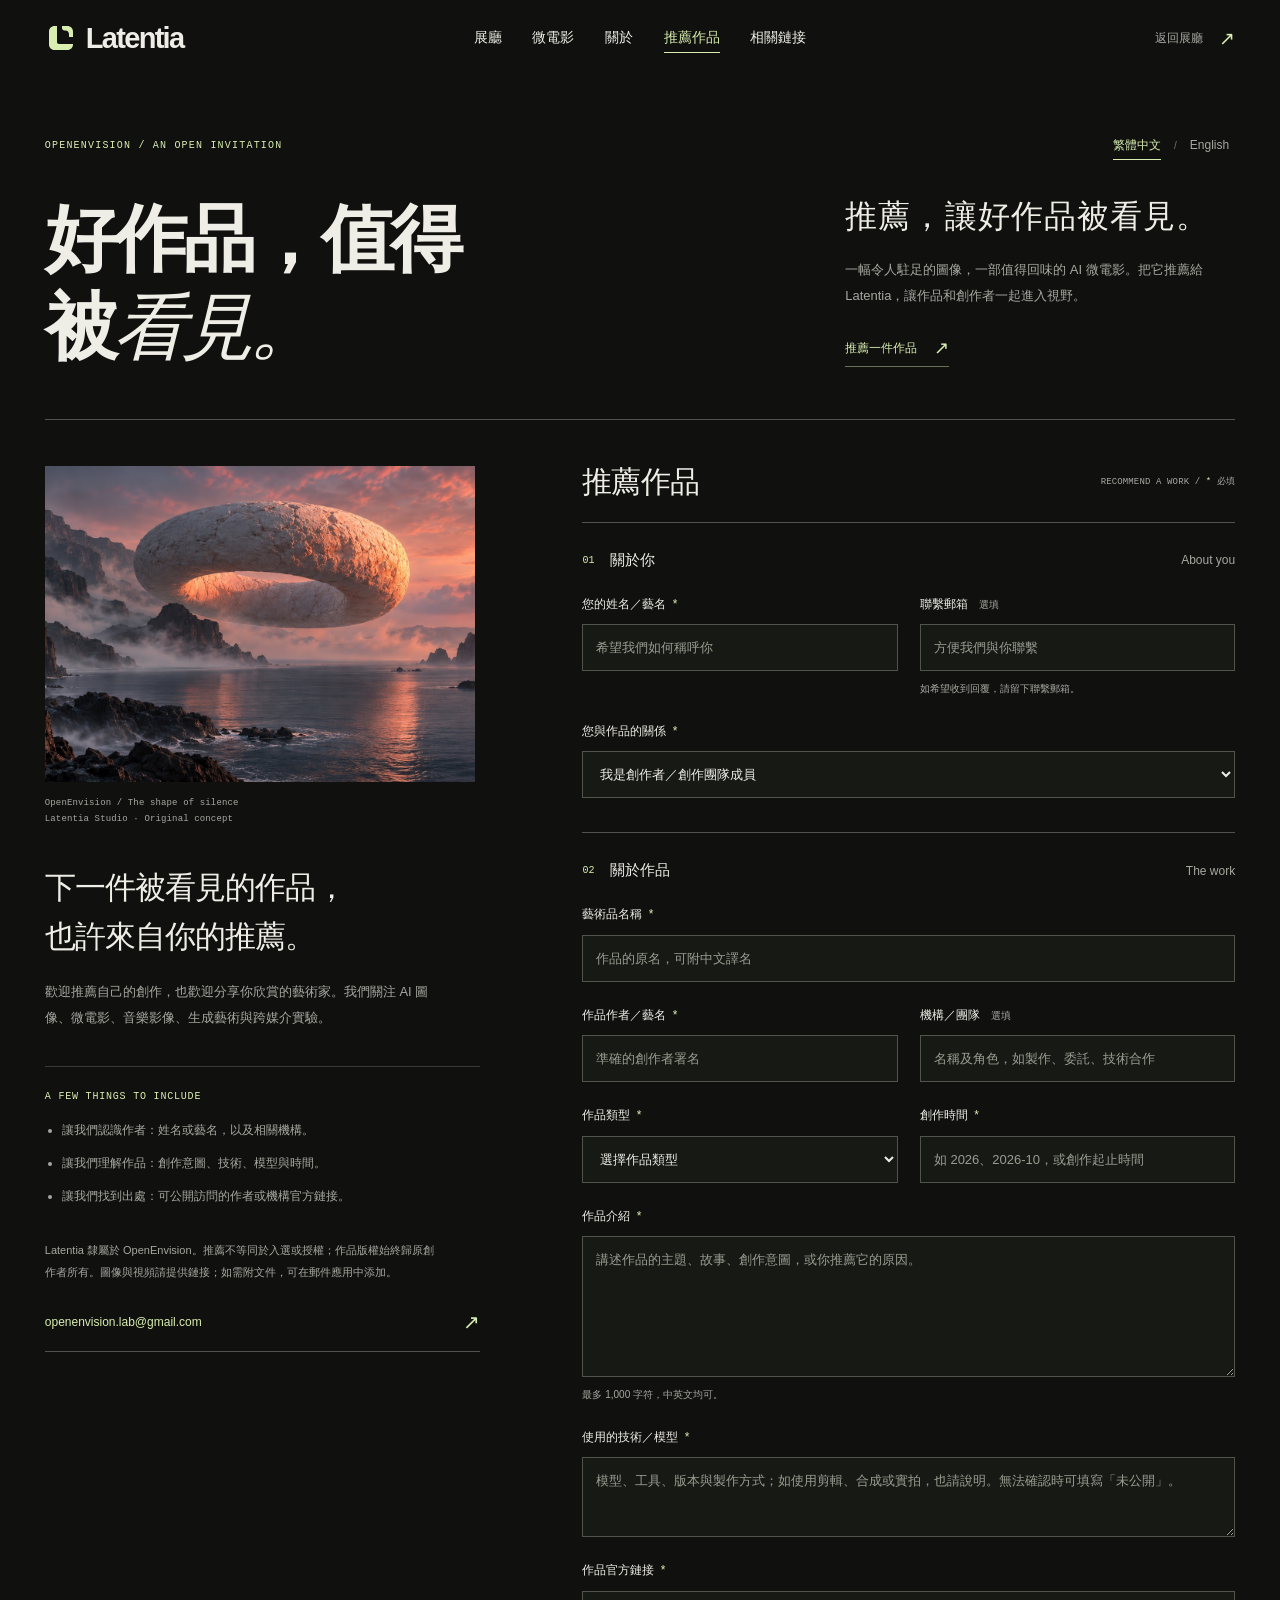
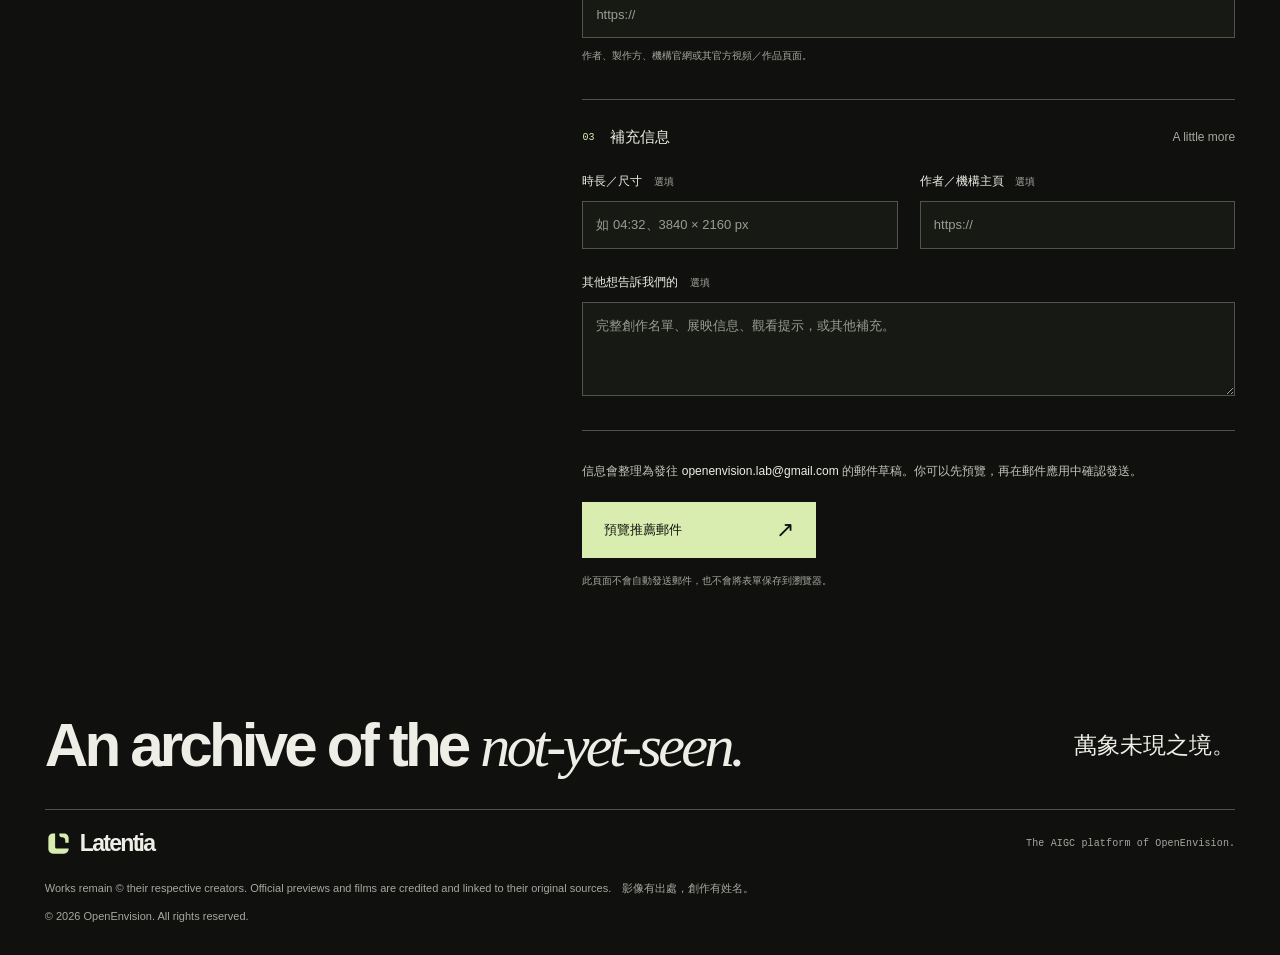
<file: recommend.html>
<!doctype html>
<html lang="zh-Hant">
<head>
  <meta charset="UTF-8">
  <meta name="viewport" content="width=device-width, initial-scale=1">
  <meta name="theme-color" content="#10110f">
  <title>推薦作品 · Recommend — Latentia</title>
  <meta name="description" content="向 OpenEnvision 旗下 Latentia 推薦優秀的 AI 圖像藝術與微電影。讓好的作品，連同創作者的名字，一起被看見。">
  <link rel="icon" href="assets/brand/latentia-favicon.svg" type="image/svg+xml">
  <link rel="icon" href="assets/brand/favicon-32.png" sizes="32x32" type="image/png">
  <link rel="apple-touch-icon" href="assets/brand/apple-touch-icon.png" sizes="180x180">
  <link rel="stylesheet" href="styles.css">
  <link rel="stylesheet" href="recommend.css">
  <script src="recommend-translations.js" defer></script>
  <script src="recommend.js" defer></script>
</head>
<body id="top" class="recommend-page">
  <a class="skip-link" href="#recommend-form" data-i18n="skip">跳轉至推薦表單</a>
  <header class="site-header shell">
    <a class="wordmark" href="index.html" aria-label="Latentia home" data-i18n-aria="a11y.home"><img class="logo-mark" src="assets/brand/latentia-mark.svg" width="32" height="32" alt="" aria-hidden="true"><span>Latentia</span></a>
    <nav aria-label="Main navigation" data-i18n-aria="a11y.nav">
      <a class="collection-nav" href="index.html#collection" data-i18n="nav.collection">Collection</a>
      <a href="index.html#films" data-i18n="nav.films">Films</a>
      <a href="index.html#about" data-i18n="nav.about">About</a>
      <a class="recommend-nav" href="recommend.html" aria-current="page" aria-label="Recommend · 推薦作品" data-i18n="nav.recommend" data-i18n-aria="a11y.recommend">Recommend</a>
      <a href="links.html" data-i18n="nav.links">相關鏈接</a>
    </nav>
    <a class="return-link" href="index.html#collection"><span data-i18n="nav.back">Back to collection</span><span aria-hidden="true">↗</span></a>
  </header>
  <main class="shell">
    <section class="recommend-intro" aria-labelledby="recommend-heading">
      <div class="recommend-intro-tools"><p class="recommend-eyebrow mono" data-i18n="intro.eyebrow">OPENENVISION / AN OPEN INVITATION</p><div class="language-switch" id="language-switch" role="group" aria-label="語言 / Language" data-i18n-aria="a11y.language" hidden><button type="button" data-language="zh" aria-pressed="true" lang="zh-Hant">繁體中文</button><span aria-hidden="true">/</span><button type="button" data-language="en" aria-pressed="false" lang="en">English</button></div></div>
      <p class="language-status sr-only" id="language-status" role="status" aria-live="polite" aria-atomic="true"></p>
      <div class="recommend-heading-row">
        <h1 id="recommend-heading"><span data-i18n="hero.first">好作品，值得</span><br><span data-i18n="hero.second">被</span><em data-i18n="hero.emphasis">看見。</em></h1>
        <div class="recommend-lead"><p class="recommend-chinese" data-i18n="intro.tagline">推薦，讓好作品被看見。</p><p data-i18n="intro.description">一幅令人駐足的圖像，一部值得回味的 AI 微電影。把它推薦給 Latentia，讓作品和創作者一起進入視野。</p><a class="recommend-jump" href="#recommend-form"><span data-i18n="intro.jump">推薦一件作品</span><span aria-hidden="true">↗</span></a></div>
      </div>
    </section>
    <div class="recommend-layout">
      <aside class="recommend-aside" aria-labelledby="invitation-heading">
        <figure class="recommend-art"><img src="assets/silence.jpg" width="1923" height="818" alt="夕陽下，一座桃色石環懸浮於霧氣繚繞的海岸上。" data-i18n-alt="image.alt" fetchpriority="high"><figcaption class="mono">OpenEnvision / The shape of silence<br>Latentia Studio · Original concept</figcaption></figure>
        <h2 id="invitation-heading"><span data-i18n="side.heading.first">下一件被看見的作品，</span><br><span data-i18n="side.heading.second">也許來自你的推薦。</span></h2>
        <p data-i18n="side.description">歡迎推薦自己的創作，也歡迎分享你欣賞的藝術家。我們關注 AI 圖像、微電影、音樂影像、生成藝術與跨媒介實驗。</p>
        <div class="recommend-guidance"><p class="mono" data-i18n="side.guidance">A FEW THINGS TO INCLUDE</p><ul><li data-i18n="side.author">讓我們認識作者：姓名或藝名，以及相關機構。</li><li data-i18n="side.process">讓我們理解作品：創作意圖、技術、模型與時間。</li><li data-i18n="side.source">讓我們找到出處：可公開訪問的作者或機構官方鏈接。</li></ul></div>
        <p class="recommend-rights" data-i18n="side.rights">Latentia 隸屬於 OpenEnvision。推薦不等同於入選或授權；作品版權始終歸原創作者所有。圖像與視頻請提供鏈接；如需附文件，可在郵件應用中添加。</p>
        <a class="recommend-address" href="mailto:openenvision.lab@gmail.com">openenvision.lab@gmail.com <span aria-hidden="true">↗</span></a>
      </aside>
      <div class="recommend-form-column">
        <div class="recommend-form-title"><h2 data-i18n="form.heading">推薦作品</h2><p class="mono"><span data-i18n="form.eyebrow">RECOMMEND A WORK</span> / <span aria-hidden="true">*</span> <span data-i18n="form.required">必填</span></p></div>
        <noscript><p class="recommend-notice">請啓用 JavaScript 切換語言並生成推薦郵件，或直接發送作品信息至 <a href="mailto:openenvision.lab@gmail.com">openenvision.lab@gmail.com</a>。<br><span lang="en">Enable JavaScript to switch languages and prepare a recommendation, or email your work directly to the address above.</span></p></noscript>
        <form id="recommend-form" novalidate>
          <fieldset disabled>
            <legend><span class="mono">01</span><span data-i18n="section.you">關於你</span><span class="section-translation" lang="en">About you</span></legend>
            <div class="recommend-fields">
              <div class="recommend-field"><label for="recommender"><span data-i18n="label.recommender">您的姓名／藝名</span> <span>*</span></label><input id="recommender" name="recommender" required maxlength="80" autocomplete="name" placeholder="希望我們如何稱呼你" data-i18n-placeholder="placeholder.recommender"></div>
              <div class="recommend-field"><label for="contact"><span data-i18n="label.contact">聯繫郵箱</span> <span class="optional" data-i18n="form.optional">選填</span></label><input id="contact" name="contact" type="email" maxlength="160" autocomplete="email" placeholder="方便我們與你聯繫" data-i18n-placeholder="placeholder.contact" aria-describedby="contact-hint"><p class="field-hint" id="contact-hint" data-i18n="hint.contact">如希望收到回覆，請留下聯繫郵箱。</p></div>
              <div class="recommend-field full-width"><label for="relationship"><span data-i18n="label.relationship">您與作品的關係</span> <span>*</span></label><select id="relationship" name="relationship" required><option value="creator" data-i18n="relationship.creator">我是創作者／創作團隊成員</option><option value="recommender" data-i18n="relationship.recommender">我在推薦他人的作品</option></select></div>
            </div>
          </fieldset>
          <fieldset disabled>
            <legend><span class="mono">02</span><span data-i18n="section.work">關於作品</span><span class="section-translation" lang="en">The work</span></legend>
            <div class="recommend-fields">
              <div class="recommend-field full-width"><label for="work-title"><span data-i18n="label.title">藝術品名稱</span> <span>*</span></label><input id="work-title" name="title" required maxlength="140" placeholder="作品的原名，可附中文譯名" data-i18n-placeholder="placeholder.title"></div>
              <div class="recommend-field"><label for="creator"><span data-i18n="label.creator">作品作者／藝名</span> <span>*</span></label><input id="creator" name="creator" required maxlength="120" placeholder="準確的創作者署名" data-i18n-placeholder="placeholder.creator"></div>
              <div class="recommend-field"><label for="institution"><span data-i18n="label.institution">機構／團隊</span> <span class="optional" data-i18n="form.optional">選填</span></label><input id="institution" name="institution" maxlength="160" placeholder="名稱及角色，如製作、委託、技術合作" data-i18n-placeholder="placeholder.institution"></div>
              <div class="recommend-field"><label for="medium"><span data-i18n="label.medium">作品類型</span> <span>*</span></label><select id="medium" name="medium" required><option value="" data-i18n="medium.choose">選擇作品類型</option><option value="image" data-i18n="medium.image">AIGC 圖像藝術</option><option value="film" data-i18n="medium.film">AI 微電影／短片</option><option value="music" data-i18n="medium.music">AI 音樂／舞蹈影像</option><option value="installation" data-i18n="medium.installation">生成藝術／裝置／交互</option><option value="other" data-i18n="medium.other">其他跨媒介作品</option></select></div>
              <div class="recommend-field"><label for="created"><span data-i18n="label.created">創作時間</span> <span>*</span></label><input id="created" name="created" required maxlength="60" placeholder="如 2026、2026-10，或創作起止時間" data-i18n-placeholder="placeholder.created"></div>
              <div class="recommend-field full-width"><label for="description"><span data-i18n="label.description">作品介紹</span> <span>*</span></label><textarea id="description" name="description" required maxlength="1000" rows="5" placeholder="講述作品的主題、故事、創作意圖，或你推薦它的原因。" data-i18n-placeholder="placeholder.description" aria-describedby="description-hint"></textarea><p class="field-hint" id="description-hint" data-i18n="hint.description">最多 1,000 字符，中英文均可。</p></div>
              <div class="recommend-field full-width"><label for="technology"><span data-i18n="label.technology">使用的技術／模型</span> <span>*</span></label><textarea id="technology" name="technology" required maxlength="400" rows="2" placeholder="模型、工具、版本與製作方式；如使用剪輯、合成或實拍，也請說明。無法確認時可填寫「未公開」。" data-i18n-placeholder="placeholder.technology"></textarea></div>
              <div class="recommend-field full-width"><label for="work-url"><span data-i18n="label.workUrl">作品官方鏈接</span> <span>*</span></label><input id="work-url" name="workUrl" type="url" required maxlength="1200" placeholder="https://" aria-describedby="work-url-hint"><p class="field-hint" id="work-url-hint" data-i18n="hint.workUrl">作者、製作方、機構官網或其官方視頻／作品頁面。</p></div>
            </div>
          </fieldset>
          <fieldset disabled>
            <legend><span class="mono">03</span><span data-i18n="section.more">補充信息</span><span class="section-translation" lang="en">A little more</span></legend>
            <div class="recommend-fields">
              <div class="recommend-field"><label for="specifications"><span data-i18n="label.specifications">時長／尺寸</span> <span class="optional" data-i18n="form.optional">選填</span></label><input id="specifications" name="specifications" maxlength="100" placeholder="如 04:32、3840 × 2160 px" data-i18n-placeholder="placeholder.specifications"></div>
              <div class="recommend-field"><label for="creator-url"><span data-i18n="label.creatorUrl">作者／機構主頁</span> <span class="optional" data-i18n="form.optional">選填</span></label><input id="creator-url" name="creatorUrl" type="url" maxlength="1200" placeholder="https://"></div>
              <div class="recommend-field full-width"><label for="notes"><span data-i18n="label.notes">其他想告訴我們的</span> <span class="optional" data-i18n="form.optional">選填</span></label><textarea id="notes" name="notes" rows="3" maxlength="600" placeholder="完整創作名單、展映信息、觀看提示，或其他補充。" data-i18n-placeholder="placeholder.notes"></textarea></div>
            </div>
          </fieldset>
          <fieldset class="recommend-submit" disabled>
            <legend class="sr-only" data-i18n="section.submit">生成郵件草稿</legend>
            <p><span data-i18n="form.submitIntroBefore">信息會整理為發往 </span><strong>openenvision.lab@gmail.com</strong><span data-i18n="form.submitIntroAfter"> 的郵件草稿。你可以先預覽，再在郵件應用中確認發送。</span></p>
            <button class="recommend-primary" type="submit"><span data-i18n="form.preview">預覽推薦郵件</span><span aria-hidden="true">↗</span></button>
            <p class="field-hint" data-i18n="form.privacy">此頁面不會自動發送郵件，也不會將表單保存到瀏覽器。</p>
          </fieldset>
        </form>
        <section class="mail-preview" id="mail-preview" aria-labelledby="mail-preview-heading" tabindex="-1" hidden>
          <p class="recommend-eyebrow mono" data-i18n="preview.eyebrow">READY WHEN YOU ARE / 郵件草稿已生成</p>
          <h2 id="mail-preview-heading" data-i18n="preview.heading">讓作品，抵達我們。</h2>
          <p class="preview-explanation" data-i18n="preview.explanation">請核對下方信息。打開郵件應用後，仍需由你點擊「發送」。若應用未打開或內容不完整，可複製全部內容，或下載文本後手動發送。</p>
          <div class="recommend-field"><label for="mail-recipient" data-i18n="label.recipient">收件人</label><input id="mail-recipient" readonly value="openenvision.lab@gmail.com"></div>
          <div class="recommend-field"><label for="mail-subject" data-i18n="label.subject">郵件主題</label><input id="mail-subject" readonly></div>
          <div class="recommend-field"><label for="mail-body" data-i18n="label.body">推薦內容</label><textarea id="mail-body" rows="16" readonly spellcheck="false"></textarea></div>
          <p class="recommend-notice" id="mail-length-note" hidden data-i18n="preview.long">推薦信息較長，部分郵件應用可能無法完整讀取。建議使用「複製全部內容」或「下載 .txt」，再粘貼到郵件中發送。</p>
          <div class="mail-actions"><a class="recommend-primary" id="mail-open"><span data-i18n="preview.open">打開郵件應用</span><span aria-hidden="true">↗</span></a><button class="recommend-secondary" id="mail-copy" type="button" data-i18n="preview.copy">複製全部內容</button><a class="recommend-secondary" id="mail-download" download="Latentia-recommendation.txt"><span data-i18n="preview.download">下載 .txt</span><span aria-hidden="true">↓</span></a></div>
          <p class="copy-status" id="copy-status" role="status" aria-live="polite" aria-atomic="true"></p>
        </section>
      </div>
    </div>
  </main>
  <footer class="site-footer shell">
    <div class="footer-statement"><p>An archive of the <em>not-yet-seen.</em></p><span>萬象未現之境。</span></div>
    <div class="footer-bottom"><a class="wordmark" href="index.html"><img class="logo-mark" src="assets/brand/latentia-mark.svg" width="32" height="32" alt="" aria-hidden="true"><span>Latentia</span></a><p class="mono">The AIGC platform of OpenEnvision.</p></div>
    <p class="footer-credit">Works remain © their respective creators. Official previews and films are credited and linked to their original sources. <span>影像有出處，創作有姓名。</span></p>
    <p class="footer-credit footer-copyright">© 2026 OpenEnvision. All rights reserved.</p>
  </footer>
</body>
</html>
</file>
<file: styles.css>
:root{color-scheme:dark;--bg:#10110f;--ink:#eeede6;--muted:#a6a79f;--line:#50524b;--accent:#d8edaf;--gutter:clamp(22px,3.5vw,56px);--sans:Arial,Helvetica,sans-serif;--serif:"Times New Roman","Songti SC",serif;--mono:"SFMono-Regular",Consolas,"Liberation Mono",monospace}
*{box-sizing:border-box}html{scroll-behavior:smooth;scrollbar-color:#55594d var(--bg);scroll-padding-top:36px}body{margin:0;background:var(--bg);color:var(--ink);font-family:var(--sans);font-size:14px;-webkit-font-smoothing:antialiased}body:has(dialog[open]){overflow:hidden}button,a{-webkit-tap-highlight-color:transparent}button{font:inherit;color:inherit;border:0;padding:0;background:none;cursor:pointer}a{color:inherit;text-decoration:none}button:focus-visible,a:focus-visible{outline:2px solid var(--accent);outline-offset:6px}button:disabled{cursor:default}img{display:block;max-width:100%}svg{display:block;width:24px;height:24px;flex-shrink:0}figure,p,h1,h2,h3{margin:0}em{font-family:var(--serif);font-weight:400;letter-spacing:-.06em}.shell{margin-inline:var(--gutter)}.mono{font-family:var(--mono);font-size:12px;font-weight:400;letter-spacing:.015em}.wordmark{font-size:29px;font-weight:700;letter-spacing:-1.7px;line-height:1}.skip-link{position:fixed;z-index:10;left:24px;top:-100px;padding:16px;background:var(--accent);color:var(--bg)}.skip-link:focus{top:16px}#scroll-progress{position:fixed;top:0;left:0;height:2px;width:0;background:var(--accent);z-index:20;pointer-events:none}
.site-header{height:76px;display:grid;grid-template-columns:1fr 1fr 1fr;align-items:center}.site-header nav{display:flex;justify-content:center;align-items:center;gap:48px}.site-header nav a,.site-header nav button{padding-block:12px;position:relative}.site-header nav a:after,.site-header nav button:after{content:"";position:absolute;left:0;right:100%;bottom:6px;height:1px;background:var(--accent);transition:right .25s}.site-header nav a:hover:after,.site-header nav button:hover:after{right:0}.saved-toggle{justify-self:end;display:flex;align-items:center;gap:22px;padding:10px 0 10px 10px}.saved-toggle svg{width:21px;color:var(--accent)}.saved-toggle[aria-pressed=true]{color:var(--accent)}.saved-toggle[aria-pressed=true] svg{fill:var(--accent);color:var(--accent)}
.hero-intro{display:grid;grid-template-columns:minmax(0,1fr) auto;align-items:end;gap:24px;padding-top:28px;padding-bottom:32px}h1{font-size:clamp(68px,8.4vw,152px);font-weight:700;letter-spacing:-.069em;line-height:.9}.headline-line{display:block;white-space:nowrap}h1 em{letter-spacing:-.075em}.hero-side{display:flex;flex-direction:column;gap:32px;padding-bottom:5px;align-items:flex-end}.chinese-slogan{font-family:"Songti SC","STSong",var(--serif);font-size:clamp(22px,2vw,31px);letter-spacing:.04em;white-space:nowrap}.explore-link{display:flex;align-items:center;gap:20px;white-space:nowrap}.circle-arrow{display:grid;place-items:center;border:1px solid var(--accent);color:var(--accent);border-radius:50%;width:58px;height:58px;transition:background .3s,color .3s,transform .3s}.circle-arrow svg{width:28px;height:28px}.explore-link:hover .circle-arrow{background:var(--accent);color:var(--bg);transform:rotate(-35deg)}
.featured-work{margin:0 calc(var(--gutter) * -.48)}.feature-image{display:block;width:100%;aspect-ratio:2.76;position:relative;overflow:hidden;text-align:left}.feature-image img{width:100%;height:100%;object-fit:cover;transition:transform 1.2s cubic-bezier(.2,.7,.2,1)}.feature-image:hover img{transform:scale(1.025)}.image-invitation{position:absolute;right:24px;bottom:24px;width:54px;height:54px;background:var(--accent);color:var(--bg);border-radius:50%;display:grid;place-items:center;opacity:0;transform:translateY(12px);transition:opacity .3s,transform .3s}.feature-image:hover .image-invitation,.feature-image:focus-visible .image-invitation{opacity:1;transform:none}.featured-work figcaption{display:flex;align-items:center;justify-content:space-between;gap:20px;padding:18px calc(var(--gutter) * .48);min-height:63px}.featured-work figcaption>div{display:flex;align-items:center;gap:24px}.featured-work figcaption button{display:flex;gap:15px;align-items:center;font-size:12px}.artist-credit{padding-right:24px;border-right:1px solid var(--line)}.featured-work figcaption button:hover{color:var(--accent)}
.collection{padding-top:52px}.section-heading{display:flex;align-items:center;gap:38px}h2{font-size:clamp(44px,5.3vw,86px);line-height:1.05;letter-spacing:-.06em;font-weight:700}.section-heading>span{height:1px;flex:1;background:var(--line);margin-top:8px}.collection-toolbar{margin-top:34px;display:flex;justify-content:space-between;gap:20px;align-items:center;margin-bottom:30px}.filters{display:flex;gap:42px}.filters button{font-size:13px;white-space:nowrap;padding:0 0 12px;position:relative;color:var(--ink)}.filters button[aria-pressed=true]{color:var(--accent)}.filters button[aria-pressed=true]:after{position:absolute;bottom:0;left:0;right:0;height:1px;background:var(--accent);content:""}.filters button:hover{color:var(--accent)}#work-count{padding-bottom:12px;white-space:nowrap;color:var(--muted)}.gallery-grid{display:grid;grid-template-columns:repeat(2,minmax(0,1fr));gap:30px 24px;margin-inline:calc(var(--gutter) * -.48)}.artwork{min-width:0;animation:arrive .55s both}.artwork:nth-child(even){animation-delay:70ms}.artwork-image{display:block;position:relative;overflow:hidden;width:100%;aspect-ratio:1.67;background:#191b17}.artwork-image img{width:100%;height:100%;object-fit:cover;transition:transform .9s cubic-bezier(.2,.7,.2,1),filter .9s}.artwork-image:hover img,.artwork-image:focus-visible img{transform:scale(1.04);filter:brightness(1.06)}.artwork-image:after{content:"↗";position:absolute;right:18px;bottom:16px;font-size:30px;opacity:0;transform:translateY(7px);transition:.3s;text-shadow:0 1px 20px #000}.artwork-image:hover:after{opacity:1;transform:none}.artwork-caption{display:flex;align-items:flex-start;justify-content:space-between;gap:12px;padding:17px 9px 0}.artwork-title{font-family:var(--mono);font-size:12px;letter-spacing:.015em;text-align:left;line-height:1.6}.artwork-title:hover{color:var(--accent)}.artwork-meta{font-family:var(--mono);font-size:11px;color:var(--muted);margin-top:4px;line-height:1.6}.save-button{padding:0 3px 10px 10px;color:var(--accent);min-width:36px;min-height:40px;display:grid;place-items:start center}.save-button svg{width:18px;height:25px}.save-button[aria-pressed=true] svg{fill:var(--accent)}.save-button:hover{transform:translateY(-2px)}.empty-state{text-align:center;padding:85px 16px 100px}.empty-state h3{font-size:clamp(40px,6vw,74px);letter-spacing:-.05em}.empty-state p{color:var(--muted);margin-top:20px;line-height:1.7}.empty-state button{margin-top:30px;border-bottom:1px solid var(--accent);padding-bottom:8px;color:var(--accent)}
.site-footer{padding-top:90px;padding-bottom:28px}.footer-statement{display:flex;justify-content:space-between;align-items:center;gap:40px;padding-bottom:32px}.footer-statement>p{font-size:clamp(36px,4.7vw,82px);font-weight:700;line-height:1.05;letter-spacing:-.064em}.footer-statement>p em{white-space:nowrap}.footer-statement>span{font-family:"Songti SC",var(--serif);font-size:23px;white-space:nowrap}.footer-bottom{border-top:1px solid var(--line);padding-top:20px;display:flex;align-items:center;justify-content:space-between;gap:20px}.footer-bottom .wordmark{font-size:23px}.footer-bottom p{font-size:10px;color:var(--muted)}
dialog{color:var(--ink);background:var(--bg);border:1px solid var(--line);padding:28px 32px;max-height:94dvh;overscroll-behavior:contain;scrollbar-width:thin;animation:dialog-in .3s ease}dialog::backdrop{background:rgb(0 0 0 / .85);backdrop-filter:blur(10px)}.artwork-dialog{width:min(1160px,94vw)}.dialog-top{display:flex;align-items:center;justify-content:space-between;margin-bottom:24px}.dialog-top .wordmark{font-size:24px}.dialog-close{display:grid;place-items:center;width:40px;height:40px;color:var(--accent);border:1px solid var(--line);border-radius:50%;transition:transform .25s}.dialog-close:hover{transform:rotate(90deg)}.detail-stage{height:min(54dvh,610px);display:grid;place-items:center;background:#090a08}.detail-stage img{height:100%;width:100%;object-fit:contain}.detail-information{display:grid;grid-template-columns:1fr 1fr;gap:32px;padding:27px 0 24px}.detail-category{color:var(--accent);font-size:10px;margin-bottom:9px}.detail-information h2{font-size:clamp(30px,3vw,44px);letter-spacing:-.05em}.detail-zh{margin-top:10px;font-size:15px;font-family:"Songti SC",var(--serif);color:var(--muted)}.detail-story{align-self:center;line-height:1.7;font-size:14px}.detail-credit{font-size:10px;color:var(--muted);margin-top:16px}.detail-controls{display:flex;align-items:center;justify-content:space-between;border-top:1px solid var(--line);padding-top:16px}.detail-paging{display:flex;align-items:center;gap:18px}.detail-paging button{padding:8px;color:var(--accent)}.detail-paging svg{width:22px;height:22px}.detail-paging .mono{font-size:11px;color:var(--muted)}#detail-save{display:flex;align-items:center;gap:14px;font-size:12px;color:var(--accent);padding:6px 0 6px 8px}#detail-save svg{width:18px;height:24px}#detail-save[aria-pressed=true] svg{fill:var(--accent)}.about-dialog{width:min(760px,92vw);padding:34px 40px 44px}.about-dialog h2{font-size:clamp(42px,5vw,70px);margin:38px 0 20px}.about-chinese{font-family:"Songti SC",var(--serif);font-size:26px;margin-bottom:36px}.about-copy{max-width:540px;line-height:1.75;color:var(--muted)}.about-copy p+p{margin-top:18px}.about-copy .mono{font-size:10px}.status-message{position:fixed;bottom:25px;left:50%;transform:translate(-50%,20px);background:var(--accent);color:var(--bg);padding:14px 22px;z-index:30;font-size:12px;opacity:0;pointer-events:none;transition:.25s;max-width:90vw;text-align:center}.status-message.visible,.status-message:not(:empty){opacity:1;transform:translate(-50%,0)}[hidden]{display:none!important}
@keyframes arrive{from{opacity:0;transform:translateY(14px)}to{opacity:1;transform:none}}@keyframes dialog-in{from{opacity:0;transform:translateY(12px)}to{opacity:1;transform:none}}
@media(min-width:1800px){.hero-intro{padding-top:48px;padding-bottom:44px}.collection{padding-top:70px}}
@media(max-width:1100px){.site-header nav{gap:32px}.hero-side{gap:23px}.explore-link{gap:12px;font-size:12px}.circle-arrow{width:48px;height:48px}.collection{padding-top:42px}.footer-statement{gap:20px}.footer-statement>span{font-size:18px}.filters{gap:30px}.artwork-image{aspect-ratio:1.5}}
@media(max-width:760px){:root{--gutter:24px}.site-header{height:78px;grid-template-columns:1fr auto auto;gap:26px}.site-header .wordmark{font-size:26px}.site-header nav{gap:24px;font-size:12px}.saved-toggle{gap:7px;font-size:12px;padding-left:0}.saved-toggle svg{width:17px}.hero-intro{display:block;padding-top:28px;padding-bottom:28px}h1{font-size:11.7vw;letter-spacing:-.065em;line-height:.94}.hero-side{flex-direction:row;justify-content:space-between;align-items:center;gap:20px;margin-top:34px;padding:0}.chinese-slogan{font-size:22px}.circle-arrow{width:42px;height:42px}.circle-arrow svg{width:24px}.feature-image{aspect-ratio:1.55}.featured-work figcaption{padding-block:16px;min-height:60px}.featured-work figcaption .mono{font-size:10px}.featured-work figcaption>div{gap:0}.artist-credit{display:none}.featured-work figcaption button{font-size:10px;gap:8px}.featured-work figcaption button svg{width:18px}.image-invitation{display:none}.collection{padding-top:38px}h2{font-size:clamp(40px,7.7vw,58px)}.section-heading{gap:24px}.collection-toolbar{margin-top:25px;gap:10px;margin-bottom:24px;align-items:flex-start}.filters{gap:22px;flex-wrap:wrap;row-gap:9px}.filters button{font-size:11px;padding-bottom:8px}#work-count{font-size:10px;padding-top:1px}.gallery-grid{gap:26px 18px}.artwork-image{aspect-ratio:1.17}.artwork-caption{padding:12px 0 0;gap:3px}.artwork-title{font-size:10px}.artwork-meta{font-size:9px;line-height:1.7}.save-button{padding-left:5px;min-width:27px}.save-button svg{width:15px;height:22px}.site-footer{padding-top:58px}.footer-statement{display:block;padding-bottom:28px}.footer-statement>p{font-size:7.1vw;line-height:1.13}.footer-statement>span{display:block;font-size:20px;margin-top:24px}.footer-bottom p{font-size:9px;max-width:180px;text-align:right;line-height:1.6}.footer-bottom .wordmark{font-size:22px}.detail-information{grid-template-columns:1fr;gap:18px}.artwork-dialog{padding:18px 20px;width:94vw}.detail-stage{height:42dvh}.dialog-top{margin-bottom:16px}.detail-information h2{font-size:32px}.detail-story{font-size:12px}.about-dialog{padding:24px}.about-dialog h2{margin-top:28px;font-size:10vw}}
@media(max-width:440px){.site-header{gap:19px}.site-header nav{gap:18px}.site-header .wordmark{font-size:24px}.saved-toggle svg{display:none}.hero-side{margin-top:26px;gap:10px}.explore-link{font-size:10px;gap:10px}.chinese-slogan{font-size:19px}.circle-arrow{width:37px;height:37px}.gallery-grid{grid-template-columns:1fr;gap:28px}.artwork-image{aspect-ratio:1.35}.artwork-title{font-size:12px}.artwork-meta{font-size:10px}.save-button{min-width:40px}.save-button svg{width:18px;height:24px}.filters{gap:17px}.section-heading{gap:18px}.featured-work figcaption{gap:10px}.featured-work figcaption .mono{font-size:9px}.featured-work figcaption button{font-size:9px}#work-count{font-size:9px}.footer-statement>p{font-size:8.3vw;max-width:340px}.detail-stage{height:34dvh}.detail-information h2{font-size:28px}.detail-credit{font-size:9px}}
@media(prefers-reduced-motion:reduce){html{scroll-behavior:auto}*,*:before,*:after{animation:none!important;transition:none!important}.feature-image img,.artwork-image img{transform:none!important}}

/* Collection discovery and credited media. */
.sr-only{position:absolute;width:1px;height:1px;padding:0;margin:-1px;overflow:hidden;clip:rect(0,0,0,0);white-space:nowrap;border:0}
input,select{font:inherit;color:inherit;background:transparent;border:0;border-radius:0;color-scheme:dark}
input:focus-visible,select:focus-visible{outline:1px solid var(--accent);outline-offset:5px}
.site-header nav{gap:34px}
.collection-intro{display:flex;align-items:flex-end;justify-content:space-between;gap:30px;margin-top:32px;margin-bottom:40px}
.collection-intro>p:first-child{font-size:clamp(26px,2.7vw,42px);line-height:1.08;letter-spacing:-.04em}
.collection-intro>p:first-child em{letter-spacing:-.03em}
.collection-intro>p:last-child{font-size:13px;line-height:1.9;color:var(--muted);text-align:right;letter-spacing:.03em}
.collection-toolbar{margin-top:0;margin-bottom:22px}
.filters{gap:36px}.filters button{font-size:14px;padding-bottom:12px;min-height:36px}
.type-count{font-family:var(--mono);font-size:10px;color:var(--muted);margin-left:5px;vertical-align:super}
.filters [aria-pressed=true] .type-count{color:var(--accent)}
.discovery-tools{display:grid;grid-template-columns:1fr auto;align-items:center;gap:28px;border-top:1px solid #383b33;border-bottom:1px solid #383b33;min-height:66px}
.search-field{display:flex;align-items:center;gap:14px;min-width:0;padding-block:12px}
.search-field>svg{width:18px;height:18px;color:var(--muted)}
.search-field input{width:100%;min-width:0;padding:8px 0;font-size:13px;line-height:1.5;outline-offset:0}
.search-field input::placeholder{color:#8f9288;opacity:1}
.search-field input::-webkit-search-cancel-button{display:none}
.search-field button{padding:6px;color:var(--accent)}.search-field button svg{width:18px;height:18px}
.theme-field{display:flex;align-items:center;gap:20px;border-left:1px solid #383b33;padding-left:28px}
.theme-field label{font-size:11px;color:var(--muted)}
.theme-field select{max-width:210px;font-size:12px;padding:9px 26px 9px 0;cursor:pointer;min-width:130px}
.theme-field option{background:#1b1e17;color:var(--ink)}
.collection-status{display:flex;align-items:center;justify-content:space-between;gap:20px;min-height:60px;padding-block:17px}
.collection-status p{font-size:11px;line-height:1.6;color:var(--muted)}
.collection-status button{font-size:11px;color:var(--accent);border-bottom:1px solid currentColor;padding-bottom:3px}
.gallery-grid{row-gap:40px}
.artwork-image{aspect-ratio:1.65}
.media-label{position:absolute;top:16px;left:16px;display:flex;align-items:center;gap:7px;background:rgb(12 14 10 / .78);backdrop-filter:blur(10px);padding:7px 10px;font:10px/1.2 var(--mono);color:#f0f1e8;letter-spacing:.02em;pointer-events:none}
.media-label svg{width:11px;height:11px;color:var(--accent)}
.artwork-caption{padding:18px 9px 0;align-items:flex-start;gap:18px}
.artwork-caption-text{min-width:0;flex:1}
.artwork-title{font:500 clamp(16px,1.5vw,23px)/1.3 var(--sans);letter-spacing:-.025em}
.artwork-author{margin-top:11px;font-size:13px;line-height:1.5;letter-spacing:.005em}
.artwork-institution{margin-top:5px;font-size:11px;line-height:1.7;color:var(--muted);max-width:96%}
.artwork-author a:hover,.artwork-institution a:hover{color:var(--accent);text-decoration:underline;text-underline-offset:4px}
.artwork-meta{margin-top:6px;font:10px/1.7 var(--mono);color:#90958a;max-width:95%}
.save-button{min-height:44px;min-width:38px;padding-top:1px}.save-button svg{width:20px;height:27px}
.empty-state button{display:inline-flex;align-items:center;gap:8px}
.empty-state button svg{width:18px;height:18px}
.footer-credit{font-size:11px;line-height:1.8;color:var(--muted);margin-top:22px;max-width:820px}
.footer-credit span{margin-left:8px}
.footer-copyright{margin-top:8px}
.artwork-dialog{width:min(1210px,95vw);padding:24px 30px;scrollbar-gutter:stable}
#detail-media{position:relative;display:grid;grid-template-rows:minmax(0,1fr);place-items:center;height:min(53dvh,610px);overflow:hidden;background:#090b08}
#detail-media>img{grid-area:1/1;width:100%;height:100%;object-fit:contain}
#detail-media .play-film{grid-area:1/1;z-index:1;display:flex;align-items:center;gap:12px;padding:17px 25px;background:var(--accent);color:var(--bg);font-size:13px;box-shadow:0 12px 40px #0005;transition:background .25s,transform .25s}
.play-film svg{width:18px;height:18px}.play-film:hover{background:#e9f6ce;transform:scale(1.025)}
#detail-media.is-playing{grid-template-rows:minmax(0,1fr) auto;padding-bottom:0}
#detail-media>iframe,#detail-media>video{grid-area:1/1;width:100%;height:100%;max-height:100%;border:0;object-fit:contain;display:block}
.film-fallback{position:static;grid-area:2/1;width:100%;padding:9px 15px;text-align:center;background:#20241b;color:#c2c8b6;font-size:11px;line-height:1.7;z-index:2}
.film-fallback a{color:var(--accent);text-decoration:underline;text-underline-offset:3px}
.media-failed{background:#1b1e17!important;min-height:180px}
.media-error{color:var(--accent);font:12px/1.7 var(--sans);text-align:center;padding:16px}
.media-failed>.media-error:not(.film-fallback){position:absolute;inset:0;display:grid;place-content:center}
.detail-information{grid-template-columns:minmax(0,1fr) minmax(0,1fr);gap:40px;padding-top:28px}
.detail-information h2{font-size:clamp(28px,3.1vw,43px);line-height:1.08;overflow-wrap:anywhere}
.detail-story{align-self:start;font-size:13px;line-height:1.85}
.detail-zh{line-height:1.6}.detail-credit{font:10px/1.7 var(--mono);color:#a2a797;margin-top:20px;max-width:95%;overflow-wrap:anywhere}
.detail-facts{display:grid;grid-template-columns:1fr 1fr;gap:17px 22px;margin:24px 0 20px;padding-top:20px;border-top:1px solid #383b33}
.detail-facts div{min-width:0}.detail-facts dt{font:10px/1.5 var(--mono);letter-spacing:.03em;color:var(--muted);margin-bottom:4px}
.detail-facts dd{margin:0;font-size:12px;line-height:1.6;overflow-wrap:anywhere}
.detail-facts a[href]:hover{color:var(--accent);text-decoration:underline;text-underline-offset:3px}
.detail-source{display:inline-block;color:var(--accent);font-size:12px;line-height:1.7;text-decoration:underline;text-underline-offset:5px;padding-block:5px}
.detail-original-note,.detail-production,.detail-year-note{font-size:11px;color:var(--muted);line-height:1.8;margin-top:12px}
.detail-paging button:disabled{opacity:.3}.detail-controls{margin-top:6px}
.artwork-dialog .dialog-top{position:sticky;top:0;z-index:4;background:var(--bg);padding-block:5px 12px;margin-bottom:12px}
@media(min-width:1800px){.artwork-title{font-size:26px}.artwork-author{font-size:15px}.artwork-institution{font-size:13px}}
@media(max-width:1000px){.collection-intro>p:last-child{font-size:12px}.theme-field label{display:none}.theme-field{padding-left:22px}.filters{gap:25px}.detail-information{gap:28px}.artwork-institution{font-size:11px}.media-label{top:12px;left:12px}}
@media(max-width:760px){.site-header nav{gap:22px}.collection-intro{margin-top:24px;margin-bottom:30px;gap:20px}.collection-intro>p:first-child{font-size:29px}.collection-intro>p:last-child{font-size:11px;line-height:1.8;max-width:42%}.filters{gap:20px}.filters button{font-size:12px}.type-count{font-size:8px;margin-left:3px}.collection-toolbar{gap:10px;margin-bottom:15px}#work-count{padding-top:5px;font-size:10px}.discovery-tools{gap:14px;min-height:59px}.theme-field{padding-left:15px}.theme-field select{min-width:112px;max-width:150px;font-size:11px;padding-right:0}.search-field{gap:10px}.search-field input{font-size:12px}.collection-status{min-height:54px}.collection-status p{font-size:10px;max-width:75%}.gallery-grid{row-gap:30px;column-gap:18px}.artwork-image{aspect-ratio:1.3}.artwork-caption{padding:14px 0 0;gap:10px}.artwork-title{font-size:17px}.artwork-author{font-size:12px;margin-top:9px}.artwork-institution{font-size:11px;line-height:1.6;max-width:100%}.artwork-meta{font-size:9px;line-height:1.7}.media-label{font-size:9px;padding:6px 8px}.media-label svg{width:10px;height:10px}.save-button{min-width:30px}.save-button svg{width:18px;height:25px}.footer-credit{font-size:10px}.footer-credit span{margin-left:0}.artwork-dialog{padding:18px 20px}#detail-media{height:41dvh}.detail-information{grid-template-columns:1fr;gap:22px}.detail-information h2{font-size:33px}.detail-credit{margin-top:14px}.detail-facts{margin-top:20px}.detail-story{font-size:12px}.detail-facts dd{font-size:12px}.film-fallback{font-size:10px;padding:8px 10px}}
@media(max-width:600px){.site-header .collection-nav{display:none}.collection-intro{display:block}.collection-intro>p:last-child{margin-top:18px;text-align:left;max-width:none}.collection-intro>p:last-child br{display:none}.collection-intro>p:first-child br{display:none}.collection-intro>p:first-child em{display:block;margin-top:2px}.discovery-tools{grid-template-columns:1fr;gap:0}.search-field{padding-block:7px}.theme-field{border-left:0;border-top:1px solid #383b33;padding:7px 0;justify-content:space-between}.theme-field label{display:block;font-size:10px}.theme-field select{max-width:210px;font-size:12px}.filters{gap:17px;row-gap:8px}.filters button{font-size:11px}.type-count{display:none}.collection-toolbar{margin-bottom:12px}.gallery-grid{grid-template-columns:1fr}.artwork-image{aspect-ratio:1.6}.artwork-title{font-size:20px}.artwork-author{font-size:13px}.artwork-institution{font-size:12px}.artwork-meta{font-size:10px}.media-label{font-size:10px}.save-button{min-width:38px}.save-button svg{width:20px;height:27px}.artwork-caption{padding-inline:6px}.detail-information h2{font-size:30px}.detail-facts{gap:17px}.detail-source{font-size:11px}.collection-status p{font-size:9px}.collection-status button{font-size:10px}}
@media(max-width:360px){.site-header{gap:14px}.site-header nav{gap:16px}.filters{gap:12px}.filters button{font-size:10px}.collection-intro>p:first-child{font-size:28px}.collection-toolbar #work-count{font-size:9px}.detail-facts{grid-template-columns:1fr}.detail-information h2{font-size:27px}}

/* A quiet cinema within the collection. */
.screening-room{border:1px solid #383b33;margin:8px 0 46px;min-width:0}
.screening-header{padding:25px 28px 23px;display:flex;align-items:flex-end;justify-content:space-between;gap:24px}
.screening-header .mono{color:var(--accent);font-size:9px;letter-spacing:.13em;margin-bottom:10px}
.screening-header h3{font-size:clamp(26px,2.5vw,40px);font-weight:400;letter-spacing:-.045em;line-height:1.1}
.screening-header h3 em{white-space:nowrap}
.screening-header>p{font-size:11px;color:var(--muted);line-height:1.7;white-space:nowrap}
.screening-feature{display:grid;grid-template-columns:minmax(0,1.55fr) minmax(0,1fr);border-top:1px solid #383b33;background:#151711;min-width:0}
.screening-poster{position:relative;display:block;min-width:0;min-height:300px;overflow:hidden;background:#090b08}
.screening-poster img{width:100%;height:100%;object-fit:contain;position:absolute;inset:0;transition:filter .3s}
.screening-poster:hover img{filter:brightness(1.12)}
.screening-play{position:absolute;left:24px;bottom:24px;display:flex;align-items:center;gap:11px;padding:13px 18px;background:var(--accent);color:var(--bg);font-size:12px;box-shadow:0 6px 25px #0004}
.screening-play svg{width:14px;height:14px}
.screening-information{padding:28px 28px 25px;min-width:0;display:flex;flex-direction:column;align-items:flex-start}
.screening-meta{font-size:9px;color:var(--accent);line-height:1.8;letter-spacing:.015em}
.screening-title{font-size:clamp(26px,2.7vw,42px);font-weight:400;letter-spacing:-.045em;line-height:1.08;margin:18px 0 0;overflow-wrap:anywhere}
.screening-subtitle{font-family:"Songti SC",var(--serif);font-size:15px;line-height:1.6;color:var(--muted);margin-top:8px}
.screening-author{font-size:12px;line-height:1.6;margin-top:21px}
.screening-institution{font-size:10px;color:var(--muted);line-height:1.8;margin-top:5px}
.screening-author a:hover,.screening-institution a:hover{color:var(--accent);text-decoration:underline;text-underline-offset:3px}
.screening-description{font-size:12px;line-height:1.9;color:#b3b8a8;margin-top:18px;display:-webkit-box;-webkit-line-clamp:3;-webkit-box-orient:vertical;overflow:hidden}
.screening-source{font-size:10px;line-height:1.8;color:var(--accent);margin-top:20px;padding-top:6px;border-bottom:1px solid #5e6d4e}
.screening-options{display:grid;grid-template-columns:repeat(3,minmax(0,1fr));border-top:1px solid #383b33}
.screening-option{display:flex;align-items:center;gap:12px;min-width:0;padding:19px 22px;text-align:left;line-height:1.5;color:var(--muted);position:relative}
.screening-option+.screening-option{border-left:1px solid #383b33}
.screening-option[aria-pressed=true]{color:var(--ink);background:#1f2419}
.screening-option[aria-pressed=true]:before{content:"";position:absolute;top:0;left:0;right:0;height:2px;background:var(--accent)}
.screening-option:focus-visible{outline-offset:-5px}
.screening-number{font-size:9px;color:var(--accent)}
.screening-option-title{font-size:12px;flex:1;min-width:0;overflow-wrap:anywhere}
.screening-runtime{font-size:9px;white-space:nowrap}
.artwork[data-media-type=film] .artwork-image{aspect-ratio:16/9}
.artwork[data-media-type=film] .artwork-image img,.artwork[data-media-type=image] .artwork-image img{object-fit:contain;transform:none}
.artwork[data-media-type=image] .artwork-image{background:radial-gradient(ellipse at center,#22261d,#11130f)}
.artwork[data-media-type=image] .artwork-image img{padding:10px}
.artwork[data-media-type=film] .artwork-image:after{display:none}
.film-invitation{position:absolute;right:16px;bottom:16px;width:40px;height:40px;border-radius:50%;display:grid;place-items:center;background:rgb(16 18 13 / .75);color:var(--accent);border:1px solid #d8edaf66;transition:background .25s,color .25s}
.film-invitation svg{width:15px;height:15px;margin-left:2px}
.artwork-image:hover .film-invitation{background:var(--accent);color:var(--bg)}
.artwork-synopsis{font-size:12px;line-height:1.9;color:#b4b8ab;margin-top:11px;display:-webkit-box;-webkit-line-clamp:2;-webkit-box-orient:vertical;overflow:hidden}
@media(max-width:1000px){.screening-header{padding:23px}.screening-header>p{display:none}.screening-information{padding:23px}.screening-poster{min-height:340px}.screening-title{font-size:29px}.screening-option{padding:17px 15px;gap:9px}.screening-runtime{display:none}}
@media(max-width:760px){.featured-work figcaption{display:grid;grid-template-columns:minmax(0,1fr) auto;row-gap:6px}.featured-work figcaption>div{display:contents}.featured-work figcaption>span{grid-column:1;grid-row:1}.featured-work .artist-credit{display:block;grid-column:1;grid-row:2;border:0;padding:0;font-size:9px;line-height:1.6;color:var(--muted)}.featured-work figcaption button{grid-column:2;grid-row:1 / 3;align-self:center}.screening-feature{grid-template-columns:1fr}.screening-poster{aspect-ratio:16/9;min-height:0}.screening-information{padding:22px}.screening-title{margin-top:11px;font-size:32px}.screening-author{margin-top:15px}.screening-description{margin-top:13px}.screening-source{margin-top:12px}.screening-room{margin-bottom:34px}.screening-header{padding:21px 22px}.screening-header h3{font-size:28px}.screening-option{padding:16px 12px;align-items:flex-start;gap:7px}.screening-option-title{font-size:10px}.screening-number{font-size:8px;line-height:1.9}.artwork-synopsis{font-size:11px}.screening-play{left:16px;bottom:16px;padding:11px 15px;font-size:11px}}
@media(max-width:600px){.screening-options{grid-template-columns:1fr}.screening-option{padding:13px 20px;min-height:48px;align-items:center;gap:13px}.screening-option+.screening-option{border-left:0;border-top:1px solid #383b33}.screening-option-title{font-size:12px}.screening-runtime{display:block}.screening-option[aria-pressed=true]:before{width:2px;height:auto;bottom:0;right:auto}}
@media(max-width:360px){.screening-header{padding:19px 17px}.screening-header h3{font-size:25px}.screening-information{padding:19px 17px}.screening-title{font-size:28px}.screening-option{padding-inline:17px}.screening-option-title{font-size:11px}}

/* Film discovery, uninterrupted viewing and provenance. */
.discovery-tools{grid-template-columns:minmax(0,1fr) auto auto;gap:22px}
.filter-field{display:flex;align-items:center;gap:14px;min-width:0}
.filter-field label{font-size:11px;color:var(--muted);white-space:nowrap}
.filter-field select{font-size:12px;line-height:1.5;padding:9px 6px 9px 0;min-width:0;max-width:100%;cursor:pointer}
.filter-field option{background:#1b1e17;color:var(--ink)}
.sort-field{border-left:1px solid #383b33;padding-left:22px}
.film-filters{display:grid;grid-template-columns:repeat(2,minmax(0,1fr));gap:26px;border-bottom:1px solid #383b33}
.film-filters .filter-field{justify-content:space-between;padding-block:13px}
.film-filters .filter-field+.filter-field{border-left:1px solid #383b33;padding-left:26px}
.film-filters select{color:var(--accent)}
.collection-status{align-items:flex-start}
.collection-status p{max-width:85%;overflow-wrap:anywhere}
.collection-status button{white-space:nowrap;margin-top:2px}
.film-toolbar{display:flex;align-items:center;justify-content:space-between;gap:18px;padding:0 0 13px}
.film-toolbar .mono{font-size:10px;color:var(--muted);line-height:1.7}
.film-toolbar button{font-size:10px;color:var(--accent);white-space:nowrap;padding:5px 0;border-bottom:1px solid #5e6d4e}
#detail-media.is-playing{height:auto;grid-template-rows:auto auto;overflow:visible}
.film-player{grid-area:1/1;width:100%;max-width:min(100%,calc(156.44dvh - 266.67px));aspect-ratio:16/9;position:relative;background:#000}
.film-player>iframe,.film-player>video{position:absolute;inset:0;width:100%;height:100%;border:0;display:block;object-fit:contain}
.artwork-dialog .detail-controls{position:sticky;bottom:-24px;z-index:3;background:var(--bg);margin-inline:-30px;padding:14px 30px 24px;box-shadow:0 -8px 18px #10110fdd}
.about-dialog .dialog-top{position:sticky;top:0;z-index:4;background:var(--bg);padding-block:5px 12px}
.about-copy{max-width:600px;font-size:13px;line-height:1.85}
.about-copy p[lang=zh-Hant]{color:#c2c5bb}
.about-section{border-top:1px solid #383b33;margin-top:28px;padding-top:23px}
.about-section h3{font-size:19px;font-weight:400;letter-spacing:-.02em;color:var(--ink);margin-bottom:14px}
.about-signature{display:block;font:11px/1.8 var(--mono);color:var(--accent);margin:13px 0;overflow-wrap:anywhere}
@media(max-width:1000px){.discovery-tools{gap:17px}.sort-field{padding-left:17px}.filter-field{gap:10px}.filter-field label{font-size:10px}.filter-field select{font-size:11px}}
@media(max-width:900px){.discovery-tools{grid-template-columns:1fr 1fr;gap:0}.search-field{grid-column:1 / -1;border-bottom:1px solid #383b33}.theme-field{border-left:0;padding:8px 18px 8px 0;justify-content:space-between}.theme-field label{display:block;font-size:10px}.sort-field{padding-block:8px;justify-content:space-between}.theme-field select{min-width:0;max-width:170px;font-size:11px}.collection-status{min-height:56px}}
@media(max-width:760px){.artwork-dialog .detail-controls{bottom:-18px;margin-inline:-20px;padding:13px 20px 18px}.film-toolbar .mono{font-size:9px}.about-copy{font-size:12px}.about-signature{font-size:10px}.about-section h3{font-size:18px}}
@media(max-width:600px){.discovery-tools{grid-template-columns:1fr}.search-field{grid-column:auto}.theme-field{border-top:0;padding:7px 0}.sort-field{border-left:0;border-top:1px solid #383b33;padding:7px 0}.filter-field label,.theme-field label{font-size:10px}.filter-field select,.theme-field select{font-size:12px;max-width:210px}.film-filters{grid-template-columns:1fr;gap:0}.film-filters .filter-field{padding-block:7px}.film-filters .filter-field+.filter-field{border-left:0;border-top:1px solid #383b33;padding-left:0}.collection-status p{max-width:75%;font-size:9px}.film-toolbar{gap:10px}.film-toolbar .mono{max-width:68%}.film-player{max-width:min(100%,calc(156.44dvh - 266.67px))}}
@media(max-width:600px){.detail-paging{gap:10px}.detail-paging button{padding:5px}.detail-paging .mono{font-size:10px;white-space:nowrap}#detail-save{min-width:44px;min-height:44px;justify-content:center;gap:0;padding:8px}#detail-save [data-save-label]{display:none}}
.site-header{grid-template-columns:minmax(0,1fr) auto minmax(0,1fr)}.site-header nav a[aria-current=page]{color:var(--accent)}.site-header nav a[aria-current=page]:after{right:0}.site-header .recommend-nav{color:var(--accent)}
@media(max-width:760px){.site-header{grid-template-columns:1fr auto auto;gap:22px}.site-header nav{gap:20px}}
@media(max-width:600px){.site-header{height:118px;grid-template-columns:1fr auto;grid-template-rows:64px 44px;column-gap:15px;row-gap:0}.site-header>.wordmark{grid-column:1;grid-row:1}.site-header>.saved-toggle,.site-header>.return-link{grid-column:2;grid-row:1}.site-header nav{grid-column:1 / -1;grid-row:2;justify-content:space-between;gap:15px;border-top:1px solid #383b33;font-size:12px}.site-header .collection-nav{display:block}.site-header nav a,.site-header nav button{min-height:44px;display:flex;align-items:center;white-space:nowrap}.site-header nav a:after,.site-header nav button:after{bottom:3px}}
@media(max-width:360px){.site-header nav{gap:8px;font-size:11px}}
.site-header nav{gap:clamp(16px,2.4vw,34px)}
@media(min-width:601px) and (max-width:900px){.site-header{grid-template-columns:1fr auto auto;column-gap:24px}.site-header nav{gap:17px;font-size:12px}}
@media(max-width:600px){.site-header nav{gap:10px}}
@media(max-width:360px){.site-header nav{gap:8px}}
.wordmark{display:inline-flex;align-items:center;gap:9px;vertical-align:middle;white-space:nowrap}
.wordmark>.logo-mark{width:32px;height:32px;flex:0 0 32px;object-fit:contain}
.wordmark>span{display:block;line-height:1}
.footer-bottom>.wordmark{flex-shrink:0;gap:8px}
.footer-bottom .logo-mark{width:27px;height:27px;flex-basis:27px}
.footer-bottom>p{min-width:0}
.dialog-top .wordmark{gap:8px}
.dialog-top .logo-mark{width:27px;height:27px;flex-basis:27px}
@media(max-width:900px){.site-header .wordmark{gap:7px}.site-header .logo-mark{width:28px;height:28px;flex-basis:28px}}
@media(max-width:440px){.footer-bottom{gap:12px}.footer-bottom>p{max-width:150px}.footer-bottom .wordmark{gap:6px}.footer-bottom .logo-mark{width:24px;height:24px;flex-basis:24px}}
</file>
<file: links.css>
.links-page .return-link{justify-self:end;display:flex;align-items:center;gap:14px;color:var(--muted);font-size:12px;padding-block:12px}
.links-page .return-link:hover{color:var(--accent)}.links-page .return-link>span:last-child{font-size:20px;color:var(--accent)}
.links-intro{padding:29px 0 30px}.links-intro-tools{display:flex;align-items:center;justify-content:space-between;gap:20px}.links-eyebrow{font-size:10px;letter-spacing:.13em;color:var(--accent);line-height:1.8}
.links-heading-row{display:grid;grid-template-columns:1.25fr 1fr;gap:55px;align-items:end;margin-top:20px}.links-heading-row h1{font-size:clamp(60px,7.2vw,116px);line-height:1.07;letter-spacing:-.06em}.links-page:lang(zh) .links-heading-row h1{font-size:clamp(47px,5.5vw,90px);line-height:1.25;letter-spacing:-.045em}
.links-lead{max-width:420px;justify-self:end;font-size:13px;line-height:1.9;color:var(--muted);padding-bottom:4px}.links-lead .links-deck{font-family:var(--serif);font-size:25px;font-style:italic;letter-spacing:-.025em;line-height:1.2;color:var(--ink);margin-bottom:14px}.links-page:lang(zh) .links-deck{font-style:normal;letter-spacing:.025em;font-size:24px}
.links-index{display:flex;gap:27px;align-items:center;margin-top:24px;color:var(--muted);font-size:10px;line-height:1.7}.links-index>span{display:flex;gap:8px;align-items:baseline}.links-index b{font:17px var(--mono);color:var(--accent);font-weight:400}
.language-switch{display:inline-flex;align-items:center;gap:7px;color:var(--muted);font-size:12px;flex-shrink:0}.language-switch[hidden]{display:none}.language-switch button{min-height:44px;padding:6px;position:relative}.language-switch button[aria-pressed=true]{color:var(--accent)}.language-switch button[aria-pressed=true]:after{position:absolute;content:"";height:1px;bottom:7px;left:6px;right:6px;background:var(--accent)}.language-switch>span{font-size:10px;color:#71766a}
.links-toolbar{border-top:1px solid var(--line);border-bottom:1px solid #383b33}.links-filters{display:flex;align-items:stretch;gap:28px}.links-filters button{position:relative;min-height:58px;font-size:12px;white-space:nowrap;color:var(--muted);display:flex;align-items:center;gap:8px}.links-filters button[aria-pressed=true]{color:var(--accent)}.links-filters button[aria-pressed=true]:after{content:"";position:absolute;bottom:-1px;left:0;right:0;height:2px;background:var(--accent)}.links-filters .filter-count{font:9px var(--mono);color:#9a9f90}.links-filters button[aria-pressed=true] .filter-count{color:var(--accent)}
.links-discovery{display:grid;grid-template-columns:minmax(0,1fr) auto;gap:22px;border-top:1px solid #383b33;align-items:center}.links-search{display:flex;align-items:center;gap:12px;min-width:0;width:100%}.links-search svg{width:18px;height:18px;color:var(--muted)}.links-search input{width:100%;min-width:0;background:none;border:0;border-radius:0;color:var(--ink);font:12px var(--sans);padding:17px 0;min-height:50px}.links-search input::placeholder{color:var(--muted);opacity:1}.links-search input:focus-visible{outline:1px solid var(--accent);outline-offset:3px}.links-search input::-webkit-search-cancel-button{-webkit-appearance:none}.links-search button{flex-shrink:0;min-width:36px;min-height:44px;font-size:22px;color:var(--accent)}
.links-language-filter{display:flex;align-items:center;gap:14px;border-left:1px solid #383b33;padding-left:22px;font-size:10px;color:var(--muted)}.links-language-filter select{border:0;background:var(--bg);color:var(--accent);font:11px var(--sans);padding:12px 22px 12px 2px;border-radius:0;min-height:44px;max-width:190px}.links-language-filter select:focus-visible{outline:1px solid var(--accent);outline-offset:3px}
.links-status{display:flex;justify-content:space-between;gap:20px;align-items:center;min-height:47px;color:var(--muted)}.links-status p{font-size:10px;line-height:1.8}.links-status button{color:var(--accent);font-size:11px;min-height:44px;white-space:nowrap}
.resource-grid{display:grid;grid-template-columns:repeat(3,minmax(0,1fr));gap:0 30px}.resource-card{min-width:0;border-top:1px solid var(--line);position:relative}.resource-card>a{display:flex;flex-direction:column;min-height:315px;padding:25px 0 24px;height:100%}.resource-card>a:focus-visible{outline-offset:5px}.resource-card>a:hover .resource-arrow{background:var(--accent);color:var(--bg);transform:rotate(-35deg)}.resource-card>a:hover h2{color:var(--accent)}
.resource-topline{display:flex;justify-content:flex-start;gap:15px;align-items:center;color:var(--muted);font-size:9px}.resource-category{color:var(--accent);letter-spacing:.015em;text-align:left;line-height:1.6}
.resource-heading{display:flex;gap:16px;align-items:center;margin:22px 0 18px;min-width:0}.resource-logo{display:grid;place-items:center;width:54px;height:54px;flex:0 0 54px;background:#eeede6;border:1px solid #484d41;border-radius:12px;overflow:hidden;padding:9px}.resource-logo.on-dark{background:#121510}.resource-logo img{width:100%;height:100%;object-fit:contain;max-width:100%;max-height:100%;filter:none}.resource-logo.is-wordmark{padding:5px}.resource-logo.is-small img{width:24px;height:24px}.resource-logo .logo-fallback{display:none;font:19px var(--sans);font-weight:700;color:#181d14}.resource-logo.on-dark .logo-fallback{color:var(--ink)}.resource-logo.logo-failed img{display:none}.resource-logo.logo-failed .logo-fallback{display:block}
.resource-card h2{font-size:25px;line-height:1.15;letter-spacing:-.035em;font-weight:400;margin:0;overflow-wrap:anywhere;transition:color .2s}.resource-name-block{min-width:0}.resource-language{display:block;font:8px var(--mono);letter-spacing:.05em;color:var(--muted);margin-top:7px;line-height:1.6}
.resource-card .resource-description{font-size:12px;line-height:1.9;color:#b8bbb0;margin-bottom:14px}.resource-access{font-size:10px;line-height:1.75;color:var(--muted);margin-bottom:22px;display:flex;gap:7px;align-items:baseline}.resource-access:before{content:"";width:4px;height:4px;border-radius:50%;background:#97aa80;flex:0 0 4px;align-self:flex-start;margin-top:6px}
.resource-bottom{display:flex;justify-content:space-between;align-items:center;gap:15px;margin-top:auto}.resource-domain{font-size:10px;color:var(--muted);overflow-wrap:anywhere}.resource-arrow{display:grid;place-items:center;width:34px;height:34px;border:1px solid #666e5b;border-radius:50%;font:21px var(--sans);color:var(--accent);flex-shrink:0;transition:transform .25s,background .25s,color .25s}.resource-visit{display:block;font-size:10px;color:var(--ink);margin-top:6px}
.resource-featured{grid-column:1 / -1;border:1px solid #59664a;background:linear-gradient(115deg,#20271a,#151b13);margin:0 0 29px}.resource-featured>a{min-height:258px;display:grid;grid-template-columns:1.1fr 1fr;column-gap:50px;padding:27px 31px}.resource-featured .resource-copy{display:flex;flex-direction:column;min-width:0}.resource-featured .resource-heading{margin:16px 0 13px;gap:18px}.resource-featured .resource-logo{width:64px;height:64px;flex-basis:64px}.resource-featured h2{font-size:48px;letter-spacing:-.055em}.resource-featured .resource-description{max-width:495px;font-size:13px;margin-bottom:10px}.resource-featured .resource-access{margin-bottom:18px}.resource-featured .resource-bottom{max-width:495px}
.resource-canvas{position:relative;align-self:center;justify-self:center;width:100%;max-width:440px;aspect-ratio:2.05;overflow:hidden;color:var(--accent)}.resource-canvas svg{width:100%;height:100%;stroke:currentColor}.resource-canvas .canvas-word{position:absolute;left:0;right:0;top:calc(50% - 14px);text-align:center;font:italic 29px var(--serif);letter-spacing:-.035em}.resource-canvas .canvas-label{position:absolute;font:8px var(--mono);letter-spacing:.08em;color:#aabf94}.canvas-label-one{left:7%;top:14%}.canvas-label-two{right:3%;top:39%}.canvas-label-three{left:11%;bottom:9%}.resource-canvas .canvas-frame{position:absolute;border:1px solid #7d9369;width:63%;height:67%;left:18.5%;top:16.5%;transform:rotate(-11deg)}
.links-empty{text-align:center;border-block:1px solid var(--line);padding:60px 20px}.links-empty h2{font:italic 34px var(--serif);letter-spacing:-.03em}.links-empty p{margin-top:16px;color:var(--muted);font-size:13px;line-height:1.8}.links-empty button{color:var(--accent);margin-top:20px;min-height:44px;border-bottom:1px solid #667158;font-size:12px}
.links-note{display:flex;justify-content:space-between;gap:30px;margin-top:30px;padding-top:22px;border-top:1px solid var(--line);color:var(--muted);font-size:11px;line-height:1.9}.links-note>p:first-child{max-width:730px}.links-note .mono{font-size:9px;white-space:nowrap;color:var(--accent)}
.links-invitation{display:flex;align-items:center;justify-content:space-between;gap:35px;border-block:1px solid var(--line);margin-top:60px;padding-block:28px}.links-invitation h2{font-size:25px;font-weight:400;line-height:1.4;letter-spacing:-.025em}.links-invitation p{font-size:12px;line-height:1.8;color:var(--muted);margin-top:9px}.links-invitation>a{display:flex;gap:30px;align-items:center;color:var(--accent);min-height:44px;border-bottom:1px solid #667158;white-space:nowrap;font-size:12px}.links-invitation>a>span:last-child{font-size:22px}.links-page .site-footer{padding-top:64px}.links-page [hidden]{display:none!important}
@media(max-width:1050px){.links-page .return-link>span:first-child{display:none}.links-page .return-link{gap:0}.links-heading-row{gap:30px;grid-template-columns:1.2fr 1fr}.links-lead{font-size:12px}.links-lead .links-deck{font-size:22px}.links-page:lang(zh) .links-deck{font-size:21px}.resource-grid{grid-template-columns:repeat(2,minmax(0,1fr));gap:0 30px}.resource-card>a{min-height:300px}.resource-card h2{font-size:27px}.resource-featured h2{font-size:46px}.resource-featured>a{column-gap:25px}.links-filters{justify-content:space-between;gap:15px}}
@media(max-width:760px){.links-heading-row{grid-template-columns:1fr;gap:23px;margin-top:20px}.links-heading-row h1{font-size:12vw}.links-page:lang(zh) .links-heading-row h1{font-size:9.5vw}.links-lead{justify-self:start;max-width:480px;padding:0}.links-lead .links-deck{margin-bottom:10px}.links-intro{padding-top:20px;padding-bottom:27px}.links-index{margin-top:18px;gap:22px}.links-filters button{min-height:54px;font-size:11px;gap:6px}.resource-grid{column-gap:25px}.resource-featured>a{padding:22px;column-gap:20px}.resource-featured .resource-description{font-size:12px}.resource-canvas .canvas-word{font-size:25px}.canvas-label-two{right:0}.links-note{display:block}.links-note .mono{margin-top:14px}.links-invitation{margin-top:45px}.links-invitation h2{font-size:23px}.links-language-filter{gap:8px;padding-left:17px}.links-language-filter label{font-size:9px}}
@media(max-width:600px){.links-eyebrow{font-size:8px;max-width:calc(100% - 125px)}.language-switch{font-size:11px;gap:5px}.links-intro-tools{gap:10px}.links-page .return-link>span:first-child{display:block;font-size:11px}.links-page .return-link{gap:8px}.links-heading-row h1{font-size:13vw}.links-page:lang(zh) .links-heading-row h1{font-size:10.4vw}.links-lead{font-size:12px;line-height:1.85}.links-page:lang(zh) .links-deck{font-size:21px}.links-index{gap:20px;flex-wrap:wrap;font-size:9px}.links-index b{font-size:15px}
.links-filters{display:grid;grid-template-columns:repeat(3,minmax(0,1fr));gap:0 14px;padding-block:5px}.links-filters button{min-height:44px;white-space:normal;text-align:left;line-height:1.45;justify-content:space-between;gap:5px}.links-filters button[aria-pressed=true]:after{bottom:2px}.links-filters .filter-count{font-size:8px}.links-discovery{grid-template-columns:minmax(0,1fr);gap:0}.links-search input{font-size:16px;min-height:48px}.links-search input::placeholder{font-size:12px}.links-language-filter{border-left:0;border-top:1px solid #383b33;padding:0;justify-content:space-between;gap:10px}.links-language-filter label{font-size:10px}.links-language-filter select{font-size:12px;max-width:calc(100% - 80px)}.links-status p{font-size:9px}
.resource-grid{grid-template-columns:1fr}.resource-card>a{min-height:265px;padding-block:23px}.resource-topline{font-size:9px}.resource-heading{gap:15px;margin:20px 0 16px}.resource-card h2{font-size:27px}.resource-logo{width:52px;height:52px;flex-basis:52px}.resource-card .resource-description{font-size:13px;line-height:1.85}.resource-access{font-size:10px}.resource-featured>a{display:flex;min-height:auto;padding:22px}.resource-featured .resource-copy{width:100%}.resource-featured .resource-description{max-width:none}.resource-featured .resource-logo{width:54px;height:54px;flex-basis:54px}.resource-featured h2{font-size:39px}.resource-featured .resource-category{max-width:100%}.resource-canvas{aspect-ratio:2.5;max-width:340px;margin-bottom:15px;order:-1}.resource-canvas .canvas-label{display:none}.resource-canvas .canvas-word{font-size:24px}.resource-visit{font-size:11px}.links-invitation{display:block;padding-block:24px}.links-invitation>a{display:inline-flex;margin-top:17px}.links-page .site-footer{padding-top:45px}}
@media(prefers-reduced-motion:reduce){.resource-arrow,.resource-card h2{transition:none}}
.resource-logo.is-wordmark{width:78px;flex-basis:78px;padding:6px}
@media(max-width:600px){.resource-logo.is-wordmark{width:72px;flex-basis:72px}}
</file>
<file: recommend.css>
.recommend-page .return-link{justify-self:end;display:flex;align-items:center;gap:16px;color:var(--muted);font-size:12px;padding-block:12px}.return-link:hover{color:var(--accent)}.return-link span{font-size:19px;color:var(--accent)}
.recommend-intro{padding:47px 0 48px;border-bottom:1px solid var(--line)}.recommend-eyebrow{color:var(--accent);font-size:10px;letter-spacing:.12em}.recommend-heading-row{display:grid;grid-template-columns:1.1fr 1fr;align-items:end;gap:50px;margin-top:28px}.recommend-heading-row h1{font-size:clamp(55px,6.5vw,110px);line-height:.95;letter-spacing:-.065em}.recommend-lead{justify-self:end;padding-bottom:4px}.recommend-lead .recommend-chinese{font-family:"Songti SC",var(--serif);font-size:clamp(23px,2.5vw,36px);letter-spacing:.035em;color:var(--ink);margin-bottom:18px}.recommend-lead>p:last-child{font-size:13px;line-height:2;color:var(--muted)}
.recommend-layout{display:grid;grid-template-columns:minmax(0,.8fr) minmax(0,1.2fr);gap:clamp(48px,8vw,144px);padding-top:46px}.recommend-aside{min-width:0}.recommend-art{max-width:430px}.recommend-art img{width:100%;height:auto;aspect-ratio:1.36;object-fit:cover}.recommend-art figcaption{margin-top:13px;color:var(--muted);font-size:9px;line-height:1.8}.recommend-aside h2{font-size:clamp(23px,2.4vw,34px);font-weight:400;line-height:1.6;letter-spacing:-.03em;margin-top:35px}.recommend-aside>p{font-size:13px;line-height:2;color:var(--muted);margin-top:18px;max-width:390px}.recommend-guidance{margin-top:35px;border-top:1px solid #383b33;padding-top:24px}.recommend-guidance>p{font-size:10px;color:var(--accent);letter-spacing:.08em}.recommend-guidance ul{padding-left:17px;margin:16px 0 0;color:var(--muted);font-size:12px;line-height:2.1}.recommend-guidance li+li{margin-top:8px}.recommend-aside .recommend-rights{font-size:11px;line-height:2;margin-top:30px}.recommend-address{display:flex;align-items:center;justify-content:space-between;gap:10px;border-bottom:1px solid var(--line);padding-block:17px;color:var(--accent);font-size:12px;margin-top:10px;overflow-wrap:anywhere}.recommend-address span{font-size:20px}
.recommend-form-column{min-width:0}.recommend-form-title{display:flex;align-items:center;justify-content:space-between;gap:20px;padding-bottom:24px}.recommend-form-title h2{font-size:30px;letter-spacing:-.03em;font-weight:400}.recommend-form-title p{font-size:9px;color:var(--muted)}.recommend-form-title p span{color:var(--accent)}#recommend-form fieldset{border:0;border-top:1px solid var(--line);margin:0;padding:28px 0 34px;min-width:0}#recommend-form legend{float:left;display:flex;align-items:center;gap:13px;font-size:15px;width:100%;padding:0;margin-bottom:25px}#recommend-form legend>.mono{font-size:10px;color:var(--accent);margin-right:2px}#recommend-form legend>span[lang]{font-size:12px;color:var(--muted);margin-left:auto}#recommend-form legend+.recommend-fields{clear:both}.recommend-fields{display:grid;grid-template-columns:minmax(0,1fr) minmax(0,1fr);gap:24px 22px}.recommend-field{min-width:0}.full-width{grid-column:1 / -1}.recommend-field label{display:block;font-size:12px;line-height:1.6;margin-bottom:10px}.recommend-field label>span{color:var(--accent);margin-left:3px}.recommend-field label>.optional{font-size:10px;color:var(--muted);margin-left:8px}.recommend-field input,.recommend-field textarea,.recommend-field select{display:block;width:100%;border:1px solid #50544a;border-radius:0;background:#171914;color:var(--ink);font:13px/1.8 var(--sans);padding:11px 13px;min-height:47px;box-shadow:none}.recommend-field select{padding-right:25px}.recommend-field input::placeholder,.recommend-field textarea::placeholder{color:#999d91;opacity:1}.recommend-field textarea{resize:vertical;min-height:80px}.recommend-field :is(input,textarea,select):focus-visible{outline:1px solid var(--accent);outline-offset:0;border-color:var(--accent)}.field-hint{font-size:10px;line-height:1.9;color:var(--muted);margin-top:8px}.recommend-submit{display:flex;flex-direction:column;gap:19px}.recommend-submit>p:first-of-type{font-size:12px;line-height:2;color:#c2c5bb}.recommend-submit strong{color:var(--ink);font-weight:400;overflow-wrap:anywhere}.recommend-submit .field-hint{margin-top:-6px}.recommend-primary{display:inline-flex;align-items:center;justify-content:space-between;gap:24px;background:var(--accent);color:var(--bg);padding:17px 22px;font-size:13px;line-height:1.5;min-height:52px;transition:background .2s}.recommend-primary:hover{background:#e7f7c9}.recommend-primary span{font-size:22px;line-height:1}.recommend-primary:focus-visible{outline-offset:4px}.recommend-submit .recommend-primary{align-self:flex-start;min-width:234px}fieldset:disabled .recommend-primary{opacity:.5;cursor:default}
#recommend-form legend.sr-only{float:none;width:1px;margin:0}
.mail-preview{border-top:1px solid var(--accent);padding:29px 0 10px;scroll-margin-top:28px}.mail-preview[hidden]{display:none}.mail-preview h2{font-size:30px;letter-spacing:-.04em;line-height:1.4;font-weight:400;margin-top:18px}.preview-explanation{font-size:12px;line-height:2;color:var(--muted);margin:16px 0 23px}.mail-preview>.recommend-field{margin-top:17px}.mail-preview .recommend-field input{color:var(--accent);font-size:12px}.mail-preview .recommend-field textarea{line-height:1.9;font-size:12px;min-height:280px}.mail-actions{display:flex;align-items:center;flex-wrap:wrap;gap:15px 22px;margin-top:24px}.mail-actions .recommend-primary{flex:1 1 200px}.recommend-secondary{font-size:12px;min-height:44px;display:inline-flex;gap:10px;align-items:center;border-bottom:1px solid var(--line);white-space:nowrap}.recommend-secondary:hover{color:var(--accent);border-color:var(--accent)}.copy-status{font-size:12px;line-height:2;color:var(--accent);min-height:24px;margin-top:18px}.recommend-notice{border-left:2px solid var(--accent);padding:12px 15px;background:#1d2118;color:#d6dfc8;font-size:12px;line-height:2;margin-top:18px;overflow-wrap:anywhere}.recommend-notice a{text-decoration:underline;text-underline-offset:3px}.recommend-notice[hidden]{display:none}
@media(min-width:1800px){.recommend-layout{grid-template-columns:minmax(0,.9fr) minmax(0,1.1fr)}.recommend-art{max-width:540px}.recommend-field label,.recommend-field input,.recommend-field textarea,.recommend-field select{font-size:15px}}
@media(max-width:1000px){.recommend-layout{gap:42px;grid-template-columns:minmax(0,.7fr) minmax(0,1.3fr)}.recommend-heading-row{gap:28px;grid-template-columns:1.15fr 1fr}.recommend-lead>p:last-child{font-size:11px}.recommend-lead>p:last-child br{display:none}.recommend-page .return-link{font-size:0;gap:0}.recommend-form-title{align-items:flex-start}.recommend-form-title p{max-width:116px;line-height:1.8;text-align:right}.recommend-fields{column-gap:16px}.recommend-field input,.recommend-field textarea,.recommend-field select{font-size:12px}.recommend-heading-row h1{font-size:7vw}}
@media(max-width:760px){.recommend-intro{padding:30px 0 32px}.recommend-heading-row{grid-template-columns:1fr;gap:27px;margin-top:23px}.recommend-heading-row h1{font-size:11.5vw}.recommend-lead{justify-self:start;padding:0}.recommend-lead .recommend-chinese{font-size:25px;margin-bottom:12px}.recommend-lead>p:last-child{font-size:12px;max-width:380px}.recommend-layout{grid-template-columns:1fr;gap:35px;padding-top:28px}.recommend-aside{display:grid;grid-template-columns:minmax(0,1fr) minmax(0,1fr);column-gap:28px;align-items:start}.recommend-art{grid-row:1 / 4}.recommend-aside h2{font-size:21px;margin-top:0}.recommend-aside>p{font-size:11px;margin-top:12px}.recommend-guidance{display:none}.recommend-aside .recommend-rights{grid-column:1 / -1;margin-top:22px;max-width:none}.recommend-address{grid-column:1 / -1;font-size:12px}.recommend-form-title{padding-bottom:24px}.recommend-form-title p{max-width:none}.recommend-field input,.recommend-field textarea,.recommend-field select{font-size:16px}.recommend-field label{font-size:12px}.recommend-page .return-link{font-size:11px;gap:7px}.mail-actions .recommend-primary{flex-basis:100%}.recommend-field textarea::placeholder{font-size:13px}.recommend-field input::placeholder{font-size:12px}}
@media(max-width:440px){.recommend-eyebrow{font-size:8px;letter-spacing:.1em}.recommend-aside{column-gap:18px}.recommend-aside h2{font-size:17px}.recommend-aside>p{font-size:10px;line-height:1.9}.recommend-art figcaption{font-size:8px}.recommend-aside .recommend-rights{font-size:10px}.recommend-form-title h2{font-size:27px}.recommend-form-title p{font-size:8px}.recommend-fields{grid-template-columns:1fr;gap:22px}.full-width{grid-column:auto}#recommend-form legend>span[lang]{font-size:10px}.recommend-submit .recommend-primary{width:100%}.recommend-primary{font-size:12px}.mail-preview h2{font-size:26px}.mail-preview .recommend-field input{font-size:11px}.recommend-heading-row h1{font-size:11.8vw}}
.recommend-heading-row h1{font-size:clamp(50px,6.1vw,110px)}.recommend-jump{display:inline-flex;align-items:center;gap:17px;color:var(--accent);border-bottom:1px solid #667158;margin-top:21px;padding-block:7px;font-size:12px;min-height:37px}.recommend-jump span{font-size:18px}.recommend-jump:hover{border-color:var(--accent)}#recommend-form{scroll-margin-top:26px}
@media(max-width:1000px){.recommend-heading-row h1{font-size:6vw}}
@media(max-width:760px){.recommend-heading-row h1{font-size:10vw}.recommend-lead .recommend-chinese{font-size:clamp(20px,5.4vw,25px)}.recommend-jump{margin-top:15px}}
@media(max-width:440px){.recommend-aside{display:block}.recommend-art{max-width:none}.recommend-art img{aspect-ratio:1.9}.recommend-aside h2{font-size:23px;margin-top:22px;line-height:1.6}.recommend-aside>p{font-size:12px;margin-top:13px}.recommend-art figcaption{font-size:9px}.recommend-aside .recommend-rights{font-size:11px;margin-top:18px}}
.recommend-intro-tools{display:flex;align-items:center;justify-content:space-between;gap:24px}.language-switch{display:inline-flex;align-items:center;gap:7px;color:var(--muted);font-size:12px;flex-shrink:0}.language-switch[hidden]{display:none}.language-switch button{min-height:44px;padding:6px;position:relative}.language-switch button[aria-pressed=true]{color:var(--accent)}.language-switch button[aria-pressed=true]:after{position:absolute;content:"";height:1px;bottom:7px;left:6px;right:6px;background:var(--accent)}.language-switch>span{font-size:10px;color:#71766a}.recommend-field label>[data-i18n^="label."]{color:var(--ink);margin-left:0}.recommend-primary>[data-i18n],.recommend-jump>[data-i18n],.recommend-page .return-link>[data-i18n]{font-size:inherit;line-height:inherit;color:inherit}.recommend-form-title p>[data-i18n]{color:inherit}.recommend-lead>[data-i18n="intro.description"]{font-size:13px;line-height:2;color:var(--muted);max-width:390px}.recommend-jump>span[aria-hidden]{font-size:18px}.recommend-page:lang(en) .section-translation{display:none}.recommend-page:lang(zh) .recommend-heading-row h1{font-size:clamp(44px,5.7vw,100px);line-height:1.2;letter-spacing:-.055em}.recommend-page:lang(en) .recommend-chinese{font-family:var(--serif);font-style:italic;letter-spacing:-.025em;line-height:1.2}.recommend-field select{max-width:100%}
@media(max-width:1000px){.recommend-lead>[data-i18n="intro.description"]{font-size:12px}.recommend-page:lang(zh) .recommend-heading-row h1{font-size:5.5vw}}
@media(max-width:760px){.recommend-intro-tools{gap:12px}.recommend-intro-tools>.recommend-eyebrow{max-width:calc(100% - 120px);line-height:1.8}.recommend-page:lang(zh) .recommend-heading-row h1{font-size:10vw}.recommend-form-title h2{min-width:0}.recommend-lead>[data-i18n="intro.description"]{font-size:12px}.recommend-page:lang(en) .recommend-chinese{font-size:27px;max-width:400px}}
@media(max-width:600px){.recommend-form-title{flex-direction:column;gap:12px}.recommend-form-title p{max-width:none;text-align:left}.recommend-page:lang(en) .recommend-aside h2{font-size:24px}}
@media(max-width:440px){.language-switch{font-size:11px;gap:5px}.recommend-intro-tools>.recommend-eyebrow{max-width:calc(100% - 112px)}.recommend-page:lang(zh) .recommend-heading-row h1{font-size:10.3vw}.recommend-page:lang(en) .recommend-aside h2{font-size:22px}.recommend-page:lang(en) .recommend-submit .recommend-primary{min-width:0}.recommend-page:lang(en) .recommend-field select{font-size:14px}.recommend-page:lang(en) .recommend-chinese{font-size:24px}}
.recommend-page:lang(en) .recommend-heading-row h1{font-size:clamp(45px,5.5vw,100px)}
@media(max-width:760px){.recommend-page:lang(en) .recommend-heading-row h1{font-size:10vw}}
</file>
